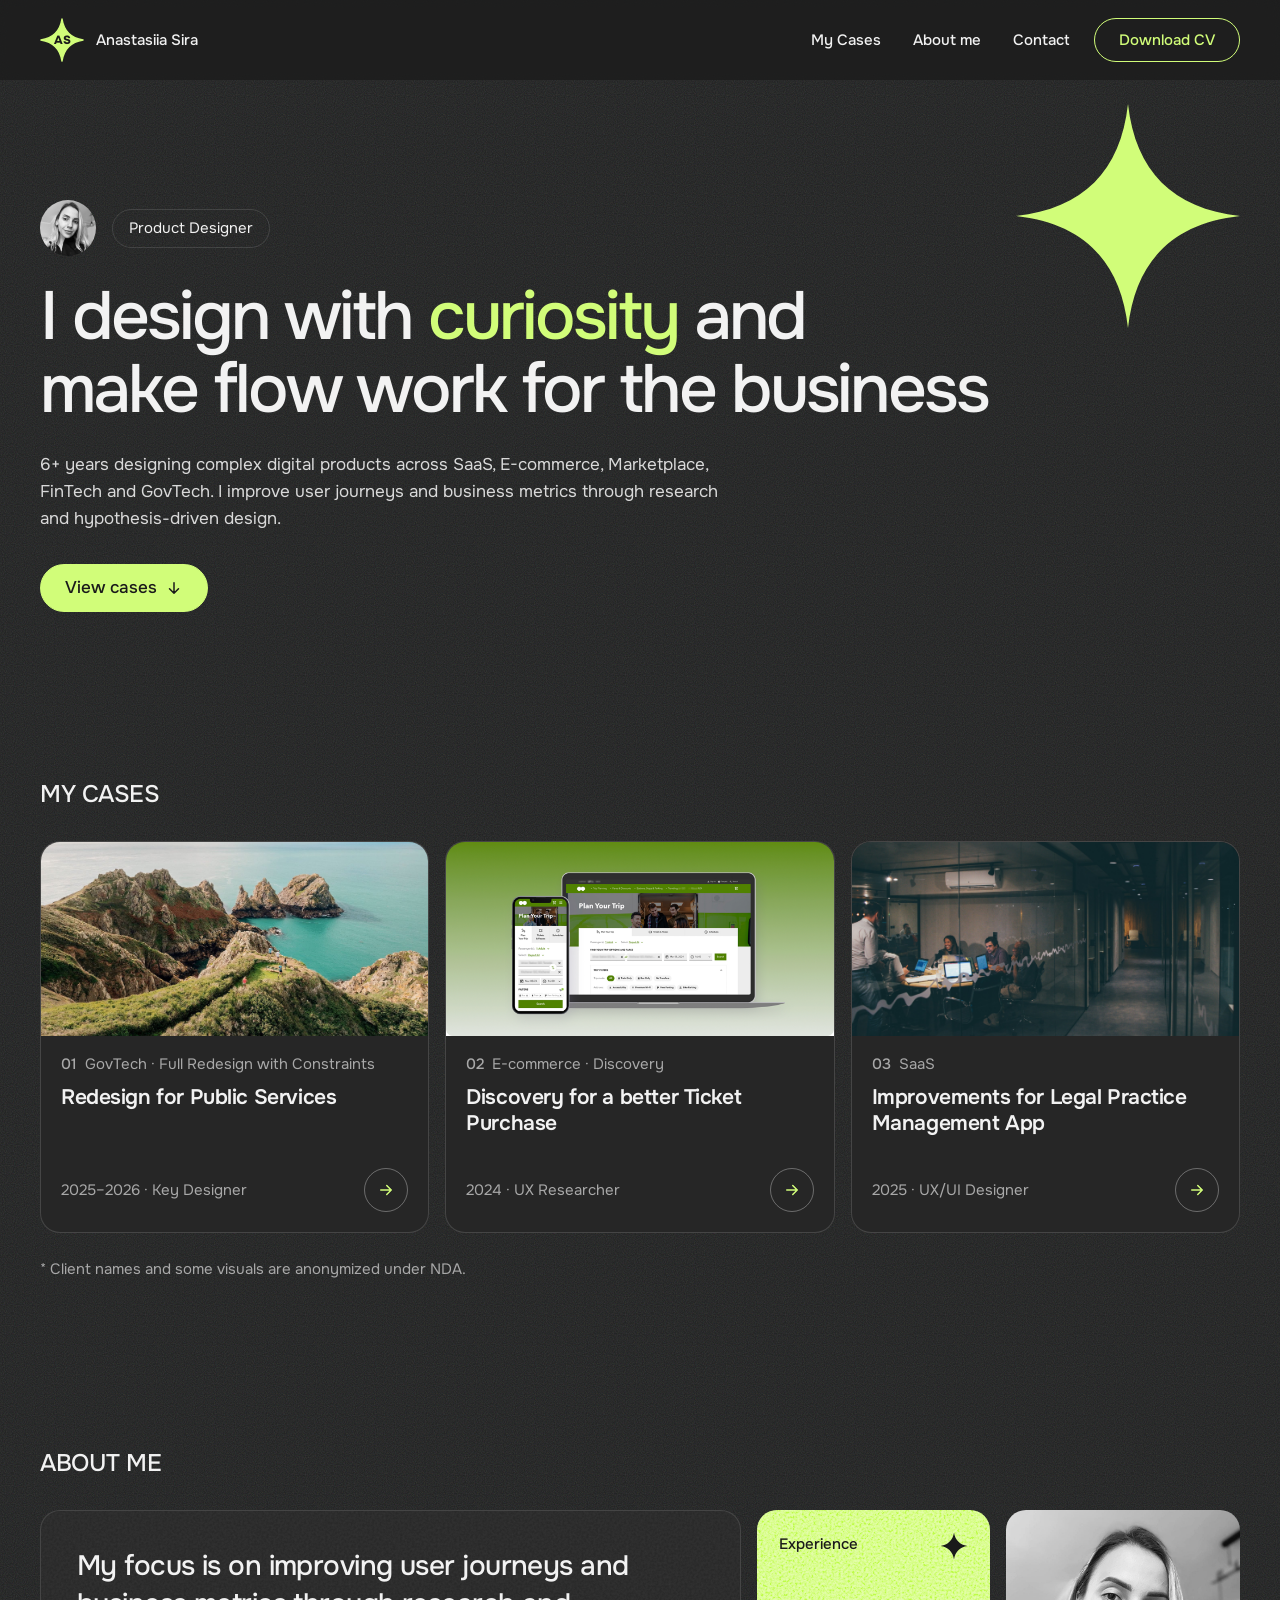
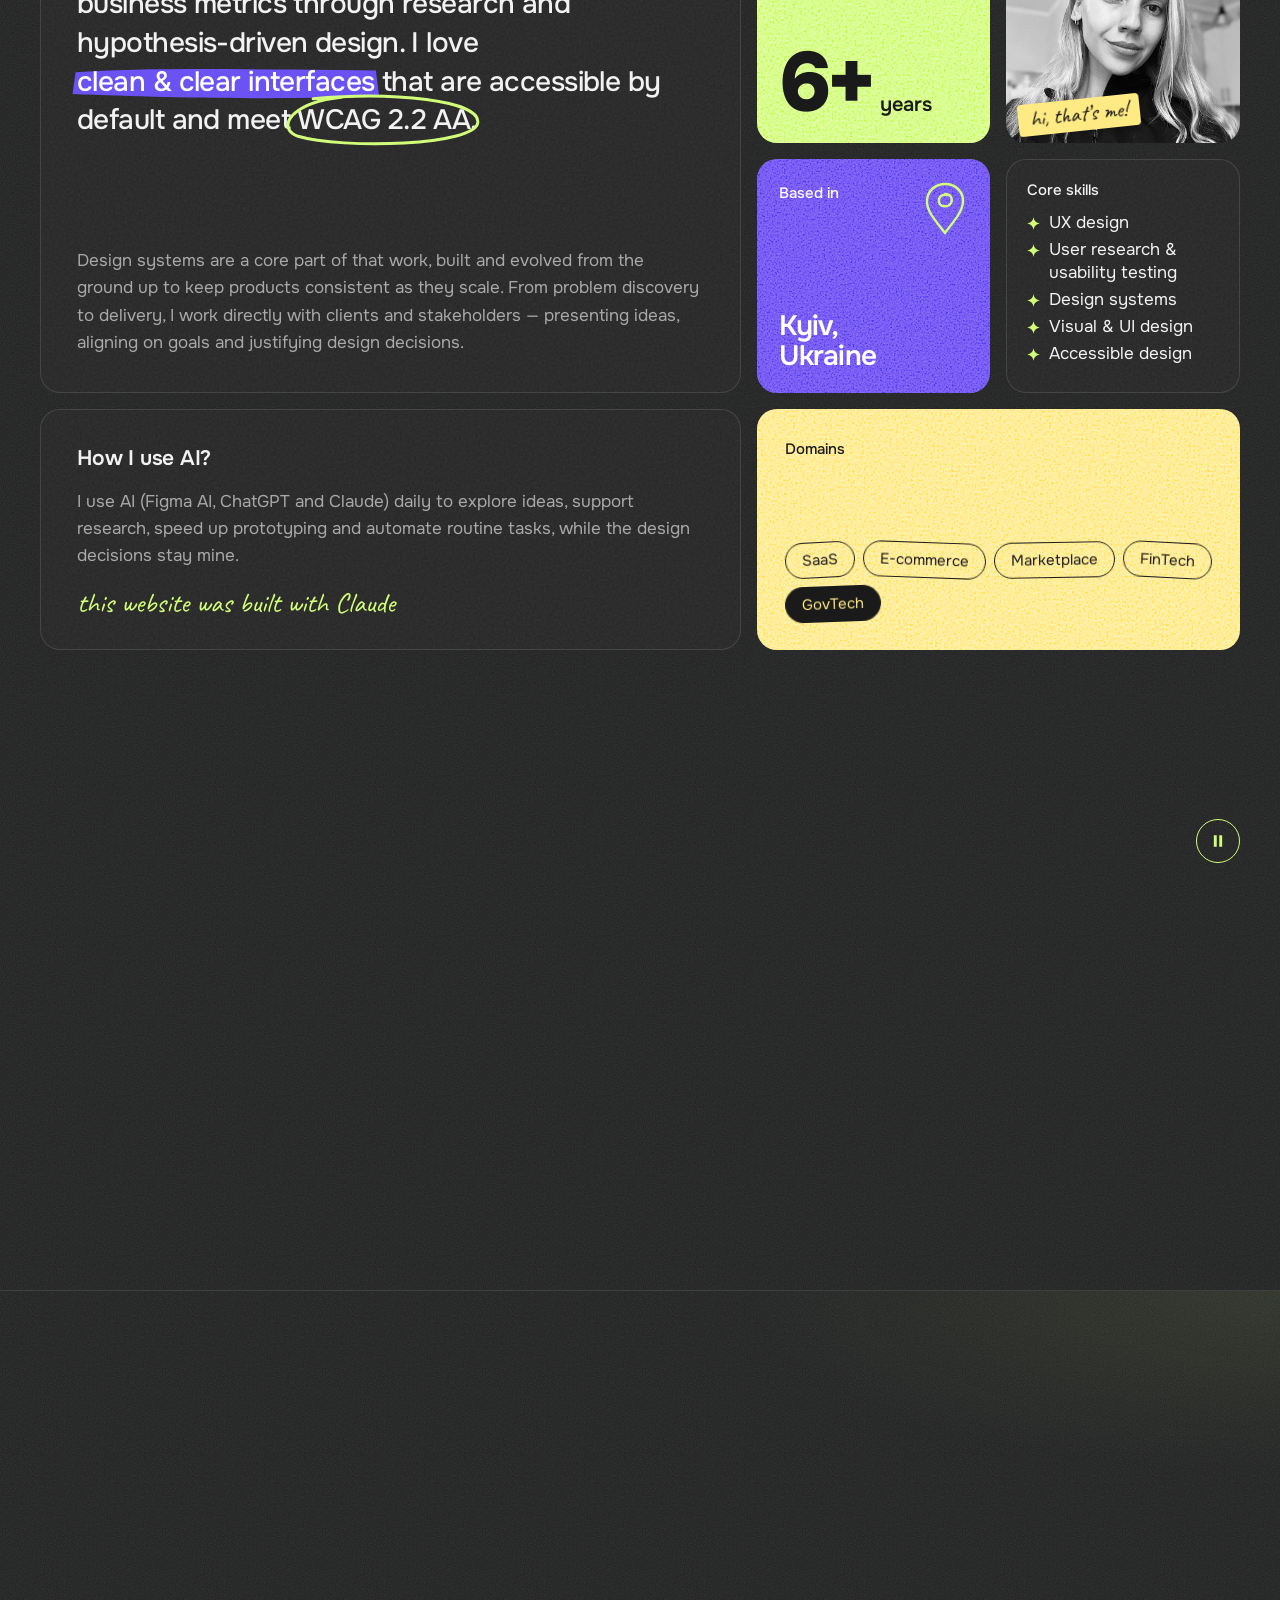
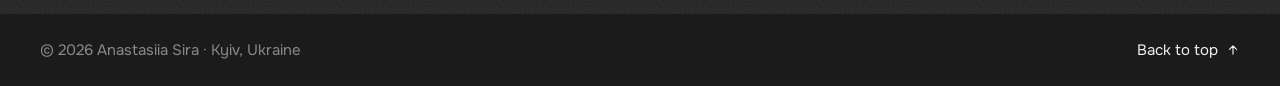
<file: index.html>
<!doctype html>
<html lang="en">
<head>
  <meta charset="utf-8">
  <meta name="viewport" content="width=device-width, initial-scale=1">
  <title>Anastasiia Sira — Product Designer</title>
  <meta name="description" content="Portfolio of Anastasiia Sira, Product Designer with 6+ years of experience in SaaS, E-commerce, Marketplace, FinTech and GovTech.">
  <!-- Social share preview (Open Graph). Links must be absolute (full https:// address).
       If the site gets another address, replace https://siraanastasiiaportfolio.vercel.app/
       in og:url and og:image below. -->
  <meta property="og:type" content="website">
  <meta property="og:site_name" content="Anastasiia Sira">
  <meta property="og:title" content="Anastasiia Sira — Product Designer">
  <meta property="og:description" content="Portfolio of Anastasiia Sira, Product Designer with 6+ years of experience in SaaS, E-commerce, Marketplace, FinTech and GovTech.">
  <meta property="og:url" content="https://siraanastasiiaportfolio.vercel.app/">
  <meta property="og:image" content="https://siraanastasiiaportfolio.vercel.app/assets/og-image.jpg?v=3">
  <meta property="og:image:width" content="1200">
  <meta property="og:image:height" content="630">
  <meta property="og:image:alt" content="Anastasiia Sira’s name in wavy white letters with lime, red and blue colour fringes on a dark background.">
  <meta name="twitter:card" content="summary_large_image">
  <!-- Favicon: yellow star from the logo, no letters (SVG for modern browsers, PNG fallbacks, iPhone home screen) -->
  <link rel="icon" type="image/svg+xml" href="assets/favicon.svg?v=2">
  <link rel="icon" type="image/png" sizes="32x32" href="assets/favicon-32.png?v=2">
  <link rel="icon" type="image/png" sizes="192x192" href="assets/favicon-192.png?v=2">
  <link rel="apple-touch-icon" href="assets/apple-touch-icon.png?v=2">
  <link rel="preconnect" href="https://fonts.googleapis.com">
  <link rel="preconnect" href="https://fonts.gstatic.com" crossorigin>
  <link href="https://fonts.googleapis.com/css2?family=Caveat:wght@400;500&family=Onest:wght@400;500;600;800&display=swap" rel="stylesheet">
  <link rel="stylesheet" href="styles.css">
  <script src="script.js" defer></script>
</head>
<body id="top">

  <a class="skip-link" href="#main">Skip to content</a>

  <!-- ================= HEADER ================= -->
  <header class="site-header">
    <div class="container header__inner">
      <a class="logo" href="index.html" aria-label="Anastasiia Sira, home page">
        <svg viewBox="0 0 48 48" aria-hidden="true" focusable="false"><path class="logo__star" d="M24 1C26 14 34 22 47 24C34 26 26 34 24 47C22 34 14 26 1 24C14 22 22 14 24 1Z"/><text class="logo__text" x="24" y="28.6" text-anchor="middle" font-family="Onest, Arial, sans-serif" font-size="13" font-weight="800">AS</text></svg>
        <span class="logo__name">Anastasiia Sira</span>
      </a>

      <nav class="nav" aria-label="Main">
        <ul class="nav__list">
          <li><a class="nav__link link-underline" href="#work">My Cases</a></li>
          <li><a class="nav__link link-underline" href="#about">About me</a></li>
          <li><a class="nav__link link-underline" href="#contact">Contact</a></li>
        </ul>
      </nav>

      <a class="btn btn--secondary header__cv" href="assets/cv.pdf" target="_blank" rel="noopener">Download CV<span class="sr-only"> (opens in new tab)</span></a>

      <button class="menu-toggle" type="button" aria-expanded="false" aria-controls="mobile-menu" aria-label="Open menu">
        <svg class="icon-burger" viewBox="0 0 28 28" fill="none" stroke="currentColor" stroke-width="2.2" stroke-linecap="round" aria-hidden="true" focusable="false"><path d="M5 10h18M5 18h18"/></svg>
        <svg class="icon-close" viewBox="0 0 28 28" fill="none" stroke="currentColor" stroke-width="2.2" stroke-linecap="round" aria-hidden="true" focusable="false"><path d="M7 7l14 14M21 7L7 21"/></svg>
      </button>
    </div>
  </header>

  <!-- ================= MOBILE MENU ================= -->
  <div class="mobile-menu" id="mobile-menu" hidden>
    <div class="container">
      <nav aria-label="Mobile">
        <ul class="mobile-menu__nav">
          <li><a class="mobile-menu__link" href="#work">My Cases <span class="circle-arrow" aria-hidden="true"><svg viewBox="0 0 24 24" fill="none" stroke="currentColor" stroke-width="2" stroke-linecap="round" stroke-linejoin="round"><path d="M5 12h14M13 6l6 6-6 6"/></svg></span></a></li>
          <li><a class="mobile-menu__link" href="#about">About me <span class="circle-arrow" aria-hidden="true"><svg viewBox="0 0 24 24" fill="none" stroke="currentColor" stroke-width="2" stroke-linecap="round" stroke-linejoin="round"><path d="M5 12h14M13 6l6 6-6 6"/></svg></span></a></li>
          <li><a class="mobile-menu__link" href="#contact">Contact <span class="circle-arrow" aria-hidden="true"><svg viewBox="0 0 24 24" fill="none" stroke="currentColor" stroke-width="2" stroke-linecap="round" stroke-linejoin="round"><path d="M5 12h14M13 6l6 6-6 6"/></svg></span></a></li>
        </ul>
      </nav>

      <ul class="mobile-menu__contacts">
        <li>
          <a class="contact__link" href="mailto:sira.anastasiia@gmail.com">
            <span class="contact__label">Email <svg viewBox="0 0 24 24" fill="none" stroke="currentColor" stroke-width="1.8" stroke-linecap="round" stroke-linejoin="round" aria-hidden="true" focusable="false"><rect x="3" y="5" width="18" height="14" rx="2"/><path d="m3 7 9 6 9-6"/></svg></span>
            <span class="contact__value">sira.anastasiia@gmail.com</span>
          </a>
        </li>
        <li>
          <a class="contact__link" href="https://t.me/Nastia2323" target="_blank" rel="noopener">
            <span class="contact__label">Telegram <svg viewBox="0 0 24 24" fill="none" stroke="currentColor" stroke-width="2" stroke-linecap="round" stroke-linejoin="round" aria-hidden="true" focusable="false"><path d="M7 17 17 7M8 7h9v9"/></svg></span>
            <span class="contact__value">@Nastia2323</span><span class="sr-only"> (opens in new tab)</span>
          </a>
        </li>
        <li>
          <a class="contact__link" href="https://www.linkedin.com/in/anastasiiasira" target="_blank" rel="noopener">
            <span class="contact__label">LinkedIn <svg viewBox="0 0 24 24" fill="none" stroke="currentColor" stroke-width="2" stroke-linecap="round" stroke-linejoin="round" aria-hidden="true" focusable="false"><path d="M7 17 17 7M8 7h9v9"/></svg></span>
            <span class="contact__value">linkedin.com/in/anastasiiasira</span><span class="sr-only"> (opens in new tab)</span>
          </a>
        </li>
      </ul>

      <a class="btn btn--primary btn--block" href="assets/cv.pdf" target="_blank" rel="noopener">Download CV<span class="sr-only"> (opens in new tab)</span></a>
    </div>
  </div>

  <main id="main">

    <!-- ================= HERO ================= -->
    <section class="hero container" aria-labelledby="hero-title">
      <!-- Decorative star (desktop only): the logo star, no letters. It turns slowly
           all the time and its colour cycles lime → yellow → violet (see .hero__star in styles.css) -->
      <div class="hero__decor" aria-hidden="true">
        <svg class="hero__star" viewBox="0 0 24 24" focusable="false">
          <g class="hero__star-turn">
            <path class="hero__star-shape" d="M12 0C12.8 7.2 16.8 11.2 24 12C16.8 12.8 12.8 16.8 12 24C11.2 16.8 7.2 12.8 0 12C7.2 11.2 11.2 7.2 12 0Z"/>
          </g>
        </svg>
      </div>

      <div class="hero__intro">
        <img class="hero__avatar" src="assets/avatar.png" alt="Portrait of Anastasiia Sira" width="56" height="56" loading="lazy">
        <p class="hero__label">Product Designer</p>
      </div>

      <h1 class="hero__title" id="hero-title">I design with <span class="accent">curiosity</span> and<br> make flow work for the business</h1>

      <p class="hero__text">6+ years designing complex digital products across SaaS, E-commerce, Marketplace, FinTech and GovTech. I improve user journeys and business metrics through research and hypothesis-driven design.</p>

      <a class="btn btn--primary hero__cta" href="#work">
        View cases
        <svg width="18" height="18" viewBox="0 0 24 24" fill="none" stroke="currentColor" stroke-width="2" stroke-linecap="round" stroke-linejoin="round" aria-hidden="true" focusable="false"><path d="M12 5v14M6 13l6 6 6-6"/></svg>
      </a>
    </section>

    <!-- ================= MY CASES ================= -->
    <section class="section container" id="work" aria-labelledby="work-title">
      <h2 class="section-title" id="work-title">My Cases</h2>

      <ul class="cards cards--three">
        <!-- Case 01 -->
        <li>
          <a class="case-card" href="case-govtech.html">
            <div class="case-card__media media media--card">
              <img src="assets/govtech-cover.jpeg" alt="" width="1920" height="1080" loading="lazy">
            </div>
            <div class="case-card__body">
              <p class="case-card__label"><span class="case-card__num">01</span>GovTech · Full Redesign with Constraints</p>
              <h3 class="case-card__title">Redesign for Public Services</h3>
              <div class="case-card__footer">
                <p class="case-card__meta">2025–2026 · Key Designer</p>
                <span class="circle-arrow" aria-hidden="true"><svg viewBox="0 0 24 24" fill="none" stroke="currentColor" stroke-width="2" stroke-linecap="round" stroke-linejoin="round"><path d="M5 12h14M13 6l6 6-6 6"/></svg></span>
              </div>
            </div>
          </a>
        </li>
        <!-- Case 02 -->
        <li>
          <a class="case-card" href="case-tickets.html">
            <div class="case-card__media media media--card">
              <img src="assets/tickets-cover.jpg" alt="" width="1320" height="660" loading="lazy">
            </div>
            <div class="case-card__body">
              <p class="case-card__label"><span class="case-card__num">02</span>E-commerce · Discovery</p>
              <h3 class="case-card__title">Discovery for a better Ticket Purchase</h3>
              <div class="case-card__footer">
                <p class="case-card__meta">2024 · UX Researcher</p>
                <span class="circle-arrow" aria-hidden="true"><svg viewBox="0 0 24 24" fill="none" stroke="currentColor" stroke-width="2" stroke-linecap="round" stroke-linejoin="round"><path d="M5 12h14M13 6l6 6-6 6"/></svg></span>
              </div>
            </div>
          </a>
        </li>
        <!-- Case 03 -->
        <li>
          <a class="case-card" href="case-legal.html">
            <div class="case-card__media media media--card">
              <img src="assets/legal-cover.jpg" alt="" width="3600" height="1851" loading="lazy">
            </div>
            <div class="case-card__body">
              <p class="case-card__label"><span class="case-card__num">03</span>SaaS</p>
              <h3 class="case-card__title">Improvements for Legal Practice Management App</h3>
              <div class="case-card__footer">
                <p class="case-card__meta">2025 · UX/UI Designer</p>
                <span class="circle-arrow" aria-hidden="true"><svg viewBox="0 0 24 24" fill="none" stroke="currentColor" stroke-width="2" stroke-linecap="round" stroke-linejoin="round"><path d="M5 12h14M13 6l6 6-6 6"/></svg></span>
              </div>
            </div>
          </a>
        </li>
      </ul>

      <!-- Short note for anyone skimming without opening the cases -->
      <p class="cards-note">* Client names and some visuals are anonymized under NDA.</p>
    </section>

    <!-- ================= ABOUT ME (bento board) =================
         Desktop (≥ 1024px): big text card on the left; Experience, Based in,
         photo and Core skills as squares on the right; How I use AI under the
         text and the yellow Domains note next to it.
         Phones / tablets: the same cards in 2 columns.
         Cards rise in and the doodles draw themselves when the section scrolls
         into view (.is-in from script.js, see "About me" in styles.css). -->
    <section class="section container about" id="about" aria-labelledby="about-title">
      <h2 class="section-title about__title" id="about-title">About me</h2>

      <div class="about-bento">

        <!-- Intro text -->
        <article class="about-card about-card--intro" style="--d: 100ms">
          <p class="about-intro__lead">My focus is on improving user journeys and business metrics through research and hypothesis-driven design. I love <span class="about-mark"><svg class="about-mark__bg" viewBox="0 0 200 40" preserveAspectRatio="none" aria-hidden="true" focusable="false"><path d="M3 8 C 50 2, 130 5, 197 6 L 199 34 C 140 39, 60 36, 1 32 Z"/></svg><span class="about-mark__text">clean &amp; clear interfaces</span></span> that are accessible by default and meet <span class="about-loop">WCAG 2.2 AA<svg class="about-loop__line" viewBox="0 0 200 60" preserveAspectRatio="none" aria-hidden="true" focusable="false"><path class="about-draw" style="--d: 1500ms" pathLength="1" d="M30 8 C 110 0, 196 10, 194 32 C 192 56, 60 60, 14 46 C -6 38, 6 12, 60 6"/></svg></span>.</p>
          <p class="about-intro__more">Design systems are a core part of that work, built and evolved from the ground up to keep products consistent as they scale. From problem discovery to delivery, I work directly with clients and stakeholders — presenting ideas, aligning on goals and justifying design decisions.</p>
        </article>

        <!-- Experience (lime) -->
        <article class="about-card about-card--lime about-card--exp" style="--d: 220ms">
          <div class="about-card__top"><h3 class="about-card__label">Experience</h3><svg class="about-wiggle" width="28" height="28" viewBox="0 0 48 48" aria-hidden="true" focusable="false"><path d="M24 1C26 14 34 22 47 24C34 26 26 34 24 47C22 34 14 26 1 24C14 22 22 14 24 1Z"/></svg></div>
          <p class="about-exp"><span class="about-exp__num">6+</span> <span class="about-exp__unit">years</span></p>
        </article>

        <!-- Based in (violet) with a swinging pin -->
        <article class="about-card about-card--violet about-card--city" style="--d: 320ms">
          <div class="about-card__top"><h3 class="about-card__label">Based in</h3><svg class="about-pin" width="46" height="56" viewBox="0 0 46 56" aria-hidden="true" focusable="false"><path class="about-draw" style="--d: 900ms" pathLength="1" d="M23 52 C 14 40, 4 30, 5 19 C 6 9, 14 3, 23 3 C 33 3, 41 10, 41 20 C 41 31, 31 41, 23 52"/><path class="about-draw" style="--d: 1300ms" pathLength="1" d="M23 13 C 29 13, 31 18, 29 22 C 26 27, 18 26, 17 21 C 16 16, 20 13, 25 14"/></svg></div>
          <p class="about-city">Kyiv,<br>Ukraine</p>
        </article>

        <!-- Photo with a sticker -->
        <figure class="about-card about-card--photo" style="--d: 420ms">
          <img src="assets/avatar.png" alt="Portrait of Anastasiia Sira" width="384" height="434" loading="lazy">
          <figcaption class="about-photo__sticker" style="--d: 1300ms">hi, that’s me!</figcaption>
        </figure>

        <!-- Core skills -->
        <article class="about-card about-card--skills" style="--d: 520ms">
          <h3 class="about-card__label about-card__label--title">Core skills</h3>
          <ul class="about-skills">
            <li style="--d: 1000ms">UX design</li>
            <li style="--d: 1080ms">User research &amp; usability testing</li>
            <li style="--d: 1160ms">Design systems</li>
            <li style="--d: 1240ms">Visual &amp; UI design</li>
            <li style="--d: 1320ms">Accessible design</li>
          </ul>
        </article>

        <!-- How I use AI -->
        <article class="about-card about-card--ai" style="--d: 620ms">
          <div class="about-ai__text">
            <h3 class="about-card__label about-card__label--title">How I use AI?</h3>
            <p>I use AI (Figma AI, ChatGPT and Claude) daily to explore ideas, support research, speed up prototyping and automate routine tasks, while the design decisions stay mine.</p>
          </div>
          <p class="about-ai__note"><span class="about-ink">this website was built with Claude</span></p>
        </article>

        <!-- Domains: a pale-yellow note; the chips drop in from the top and bounce -->
        <article class="about-card about-card--note about-card--domains" style="--d: 720ms">
          <h3 class="about-card__label">Domains</h3>
          <ul class="about-chips">
            <li style="--d: 1200ms; --tilt: -3deg">SaaS</li>
            <li style="--d: 1450ms; --tilt: 2deg">E-commerce</li>
            <li style="--d: 1700ms; --tilt: -1deg">Marketplace</li>
            <li style="--d: 1950ms; --tilt: 3deg">FinTech</li>
            <li class="is-dark" style="--d: 2200ms; --tilt: -2deg">GovTech</li>
          </ul>
        </article>

      </div>
    </section>

    <!-- ================= OUT OF OFFICE =================
         9 shapes (8 photos and a lime circle with a star) sliding left in an endless loop.
         The list is repeated twice so the loop has no gap; the copy
         is hidden from screen readers. script.js starts the motion when
         the section scrolls into view; the button pauses it. -->
    <section class="section container ooo" id="out-of-office" aria-labelledby="ooo-title">
      <div class="ooo__head">
        <h2 class="section-title" id="ooo-title">When I’m OOO…</h2>
        <button class="icon-btn gallery__toggle" type="button" aria-pressed="false" aria-label="Pause photo slideshow">
          <svg class="icon-btn__pause" viewBox="0 0 24 24" aria-hidden="true" focusable="false"><path d="M7 5h3.5v14H7zM13.5 5H17v14h-3.5z"/></svg>
          <svg class="icon-btn__play" viewBox="0 0 24 24" aria-hidden="true" focusable="false"><path d="M8 5.5v13l11-6.5z"/></svg>
        </button>
      </div>

      <div class="gallery">
        <div class="gallery__track">
          <ul class="gallery__list">
            <li class="gallery__item gallery__item--circle media"><img src="assets/photo-1.jpeg" alt="Standing by a lakeside railing, with green hills and a speedboat behind" width="1038" height="1280" loading="lazy"></li>
            <li class="gallery__item gallery__item--rounded media"><img src="assets/photo-2.jpeg" alt="In a grey hoodie on a golden mountain meadow in autumn" width="795" height="894" loading="lazy"></li>
            <li class="gallery__item gallery__item--circle gallery__item--accent" aria-hidden="true"><svg class="gallery__star" viewBox="0 0 48 48" focusable="false"><path d="M24 1C26 14 34 22 47 24C34 26 26 34 24 47C22 34 14 26 1 24C14 22 22 14 24 1Z"/></svg></li><!-- lime circle with the logo star, no photo -->
            <li class="gallery__item gallery__item--rounded media"><img src="assets/photo-6.jpeg" alt="Flowering cacti against a clear blue sky in Sharm el-Sheikh" width="720" height="808" loading="lazy"></li>
            <li class="gallery__item gallery__item--pill media"><img src="assets/photo-7.jpeg" alt="Portrait with long wavy blonde hair and a pinstripe blazer, against a purple background" width="640" height="1016" loading="lazy"></li>
            <li class="gallery__item gallery__item--wide media"><img src="assets/photo-8.jpeg" alt="Homemade crêpes in a pan and stacked on a plate" width="720" height="1280" loading="lazy"></li>
            <li class="gallery__item gallery__item--circle media"><img src="assets/photo-9.jpeg" alt="Orange sunset over the city skyline" width="1137" height="1280" loading="lazy"></li>
            <li class="gallery__item gallery__item--wide media"><img src="assets/photo-4.jpeg" alt="Looking at Monet’s Poppy Field in a museum" width="720" height="716" loading="lazy"></li>
            <li class="gallery__item gallery__item--rounded media"><img src="assets/photo-10.jpeg" alt="An open book on a beach towel in the sun" width="1040" height="1280" loading="lazy"></li>
          </ul>
          <ul class="gallery__list" aria-hidden="true">
            <li class="gallery__item gallery__item--circle media"><img src="assets/photo-1.jpeg" alt="" width="1038" height="1280" loading="lazy"></li>
            <li class="gallery__item gallery__item--rounded media"><img src="assets/photo-2.jpeg" alt="" width="795" height="894" loading="lazy"></li>
            <li class="gallery__item gallery__item--circle gallery__item--accent" aria-hidden="true"><svg class="gallery__star" viewBox="0 0 48 48" focusable="false"><path d="M24 1C26 14 34 22 47 24C34 26 26 34 24 47C22 34 14 26 1 24C14 22 22 14 24 1Z"/></svg></li><!-- lime circle with the logo star, no photo -->
            <li class="gallery__item gallery__item--rounded media"><img src="assets/photo-6.jpeg" alt="" width="720" height="808" loading="lazy"></li>
            <li class="gallery__item gallery__item--pill media"><img src="assets/photo-7.jpeg" alt="" width="640" height="1016" loading="lazy"></li>
            <li class="gallery__item gallery__item--wide media"><img src="assets/photo-8.jpeg" alt="" width="720" height="1280" loading="lazy"></li>
            <li class="gallery__item gallery__item--circle media"><img src="assets/photo-9.jpeg" alt="" width="1137" height="1280" loading="lazy"></li>
            <li class="gallery__item gallery__item--wide media"><img src="assets/photo-4.jpeg" alt="" width="720" height="716" loading="lazy"></li>
            <li class="gallery__item gallery__item--rounded media"><img src="assets/photo-10.jpeg" alt="" width="1040" height="1280" loading="lazy"></li>
          </ul>
        </div>
      </div>
    </section>

    <!-- ================= CONTACT ================= -->
    <section class="contact" id="contact" aria-labelledby="contact-title">
      <div class="container contact__inner">
        <div class="section-heading">
          <h2 class="section-title" id="contact-title">Let’s connect to discuss more <svg class="title-star" viewBox="0 0 48 48" aria-hidden="true" focusable="false"><path d="M24 1C26 14 34 22 47 24C34 26 26 34 24 47C22 34 14 26 1 24C14 22 22 14 24 1Z"/></svg></h2>
        </div>

        <ul class="contact__list">
          <li class="contact__email">
            <a class="contact__link" href="mailto:sira.anastasiia@gmail.com">
              <span class="contact__label">Email <svg viewBox="0 0 24 24" fill="none" stroke="currentColor" stroke-width="1.8" stroke-linecap="round" stroke-linejoin="round" aria-hidden="true" focusable="false"><rect x="3" y="5" width="18" height="14" rx="2"/><path d="m3 7 9 6 9-6"/></svg></span>
              <span class="contact__value">sira.anastasiia@gmail.com</span>
            </a>
            <button class="copy-btn" type="button" data-copy="sira.anastasiia@gmail.com" aria-label="Copy email address">
              <!-- MUI ContentCopyOutlined icon -->
              <svg class="copy-btn__icon copy-btn__icon--copy" viewBox="0 0 24 24" aria-hidden="true" focusable="false"><path d="M16 1H4c-1.1 0-2 .9-2 2v14h2V3h12V1zm3 4H8c-1.1 0-2 .9-2 2v14c0 1.1.9 2 2 2h11c1.1 0 2-.9 2-2V7c0-1.1-.9-2-2-2zm0 16H8V7h11v14z"/></svg>
              <!-- MUI ContentCopy (filled) icon, shown on hover/focus -->
              <svg class="copy-btn__icon copy-btn__icon--hover" viewBox="0 0 24 24" aria-hidden="true" focusable="false"><path d="M16 1H4c-1.1 0-2 .9-2 2v14h2V3h12V1zm3 4H8c-1.1 0-2 .9-2 2v14c0 1.1.9 2 2 2h11c1.1 0 2-.9 2-2V7c0-1.1-.9-2-2-2z"/></svg>
              <!-- MUI CheckOutlined icon, shown after copying -->
              <svg class="copy-btn__icon copy-btn__icon--done" viewBox="0 0 24 24" aria-hidden="true" focusable="false"><path d="M9 16.17 4.83 12l-1.42 1.41L9 19 21 7l-1.41-1.41z"/></svg>
              <span class="copy-btn__label" aria-hidden="true">Copied</span>
            </button>
          </li>
          <li>
            <a class="contact__link" href="https://t.me/Nastia2323" target="_blank" rel="noopener">
              <span class="contact__label">Telegram <svg viewBox="0 0 24 24" fill="none" stroke="currentColor" stroke-width="2" stroke-linecap="round" stroke-linejoin="round" aria-hidden="true" focusable="false"><path d="M7 17 17 7M8 7h9v9"/></svg></span>
              <span class="contact__value">@Nastia2323</span><span class="sr-only"> (opens in new tab)</span>
            </a>
          </li>
          <li>
            <a class="contact__link" href="https://www.linkedin.com/in/anastasiiasira" target="_blank" rel="noopener">
              <span class="contact__label">LinkedIn <svg viewBox="0 0 24 24" fill="none" stroke="currentColor" stroke-width="2" stroke-linecap="round" stroke-linejoin="round" aria-hidden="true" focusable="false"><path d="M7 17 17 7M8 7h9v9"/></svg></span>
              <span class="contact__value">linkedin.com/in/anastasiiasira</span><span class="sr-only"> (opens in new tab)</span>
            </a>
          </li>
        </ul>

        <a class="btn btn--secondary" href="assets/cv.pdf" target="_blank" rel="noopener">Download CV<span class="sr-only"> (opens in new tab)</span></a>
        <p class="sr-only" id="copy-status" aria-live="polite"></p>
      </div>
    </section>

  </main>

  <!-- ================= FOOTER ================= -->
  <footer class="site-footer">
    <div class="container footer__inner">
      <p class="footer__copy">© 2026 Anastasiia Sira · Kyiv, Ukraine</p>
      <a class="footer__top link-underline" href="#top">
        Back to top
        <svg viewBox="0 0 24 24" fill="none" stroke="currentColor" stroke-width="2" stroke-linecap="round" stroke-linejoin="round" aria-hidden="true" focusable="false"><path d="M12 19V5M6 11l6-6 6 6"/></svg>
      </a>
    </div>
  </footer>

</body>
</html>
</file>
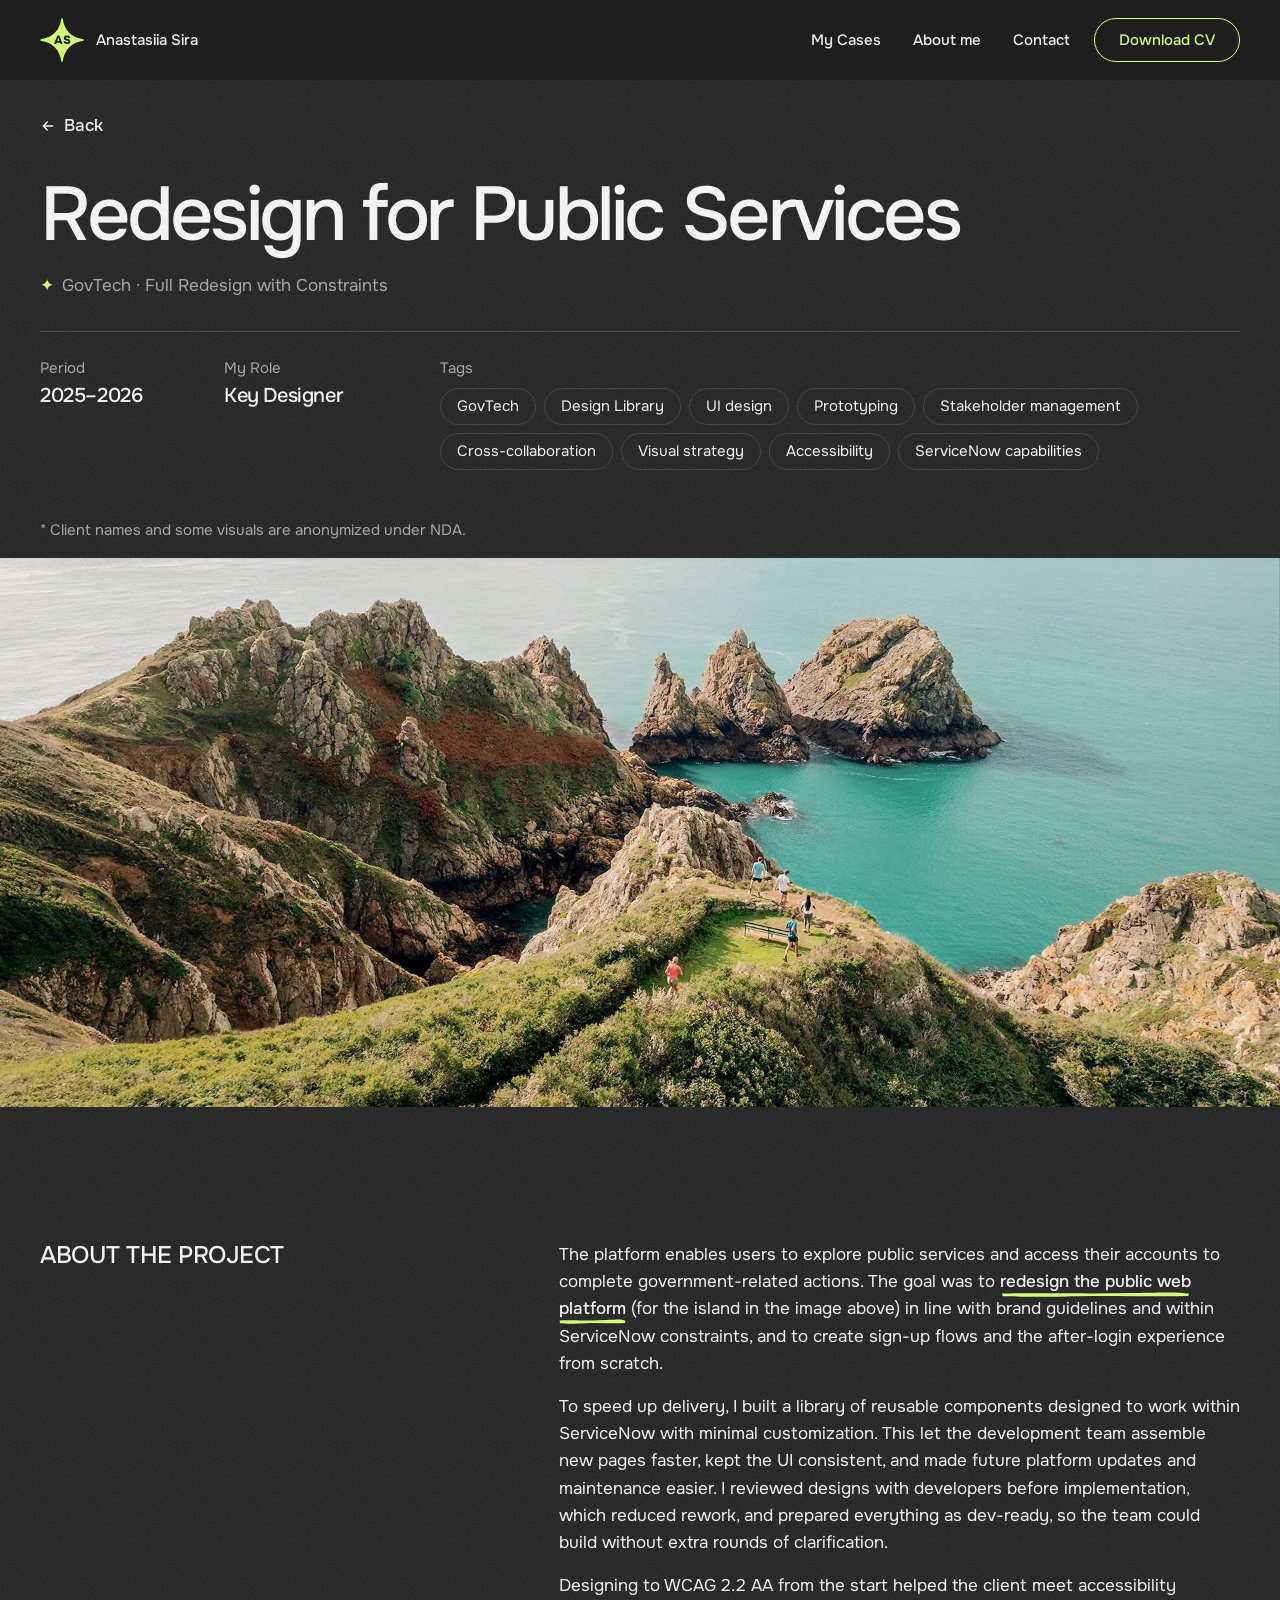
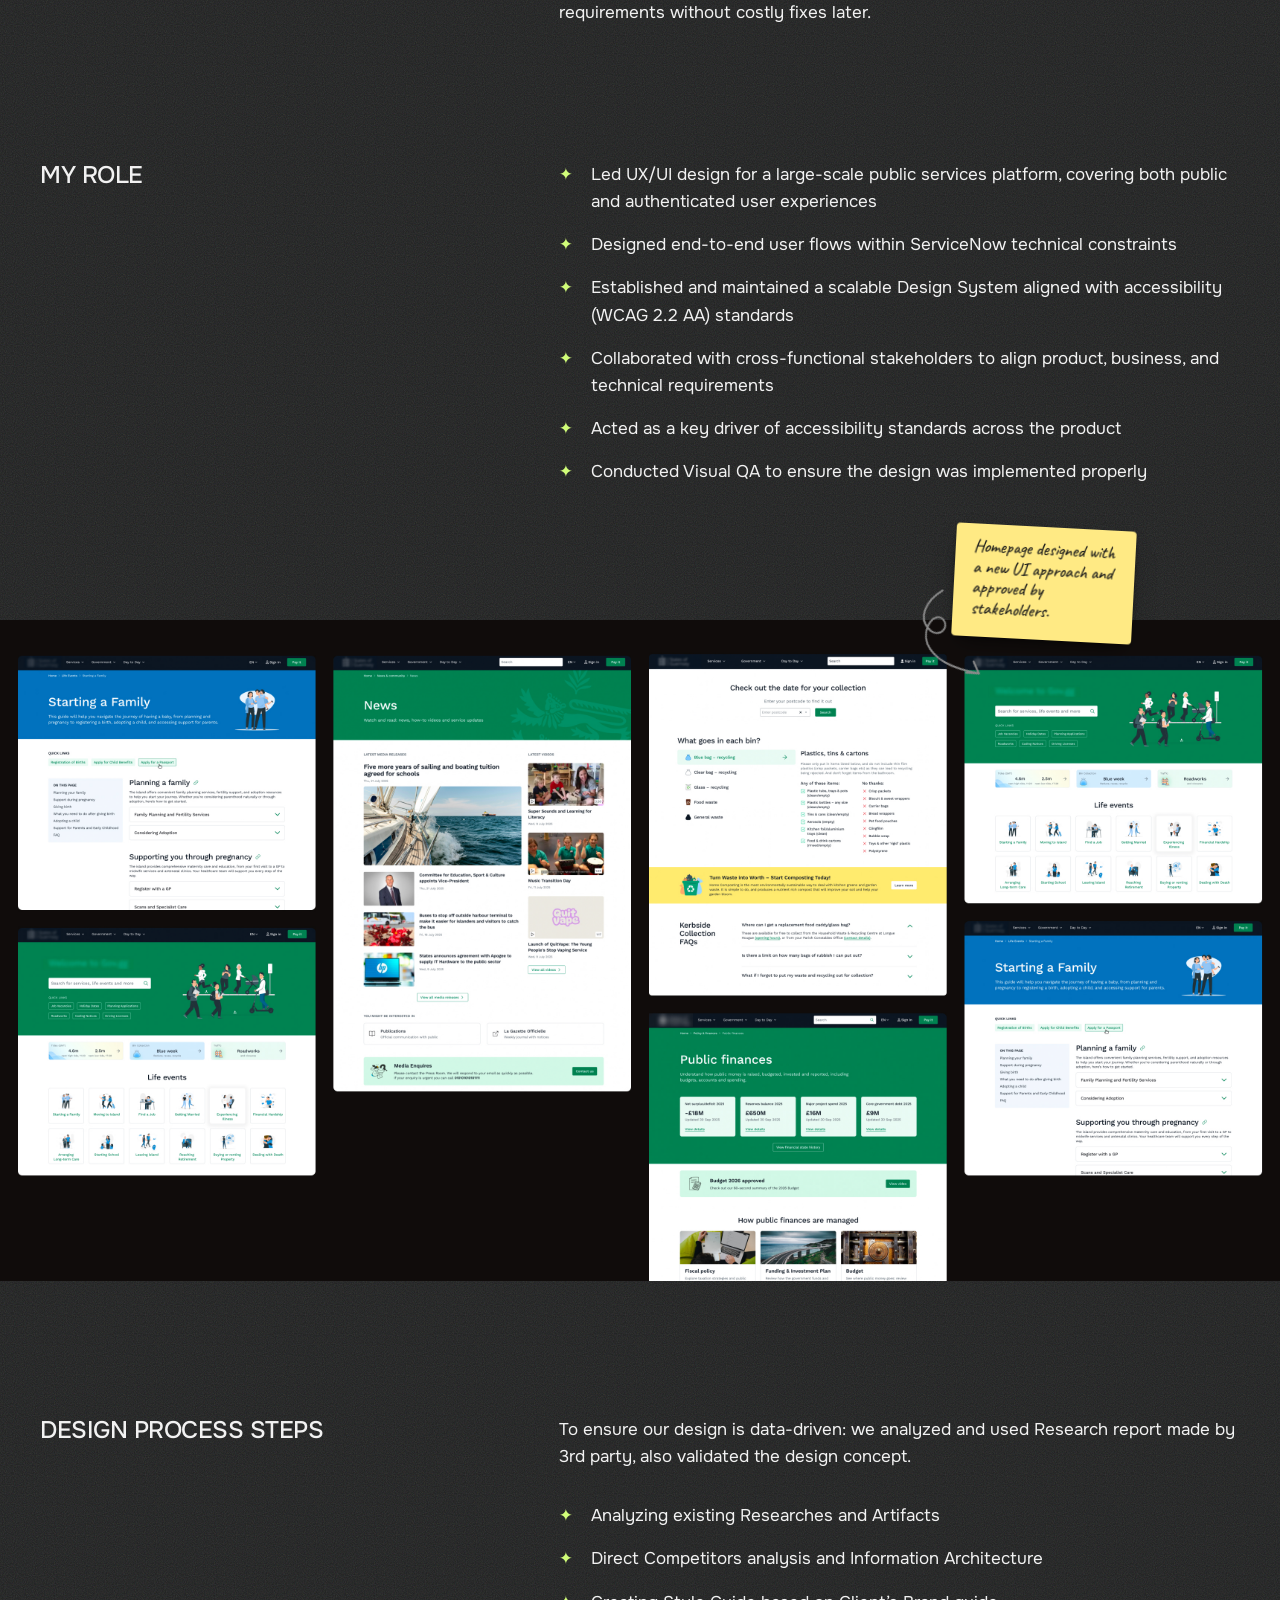
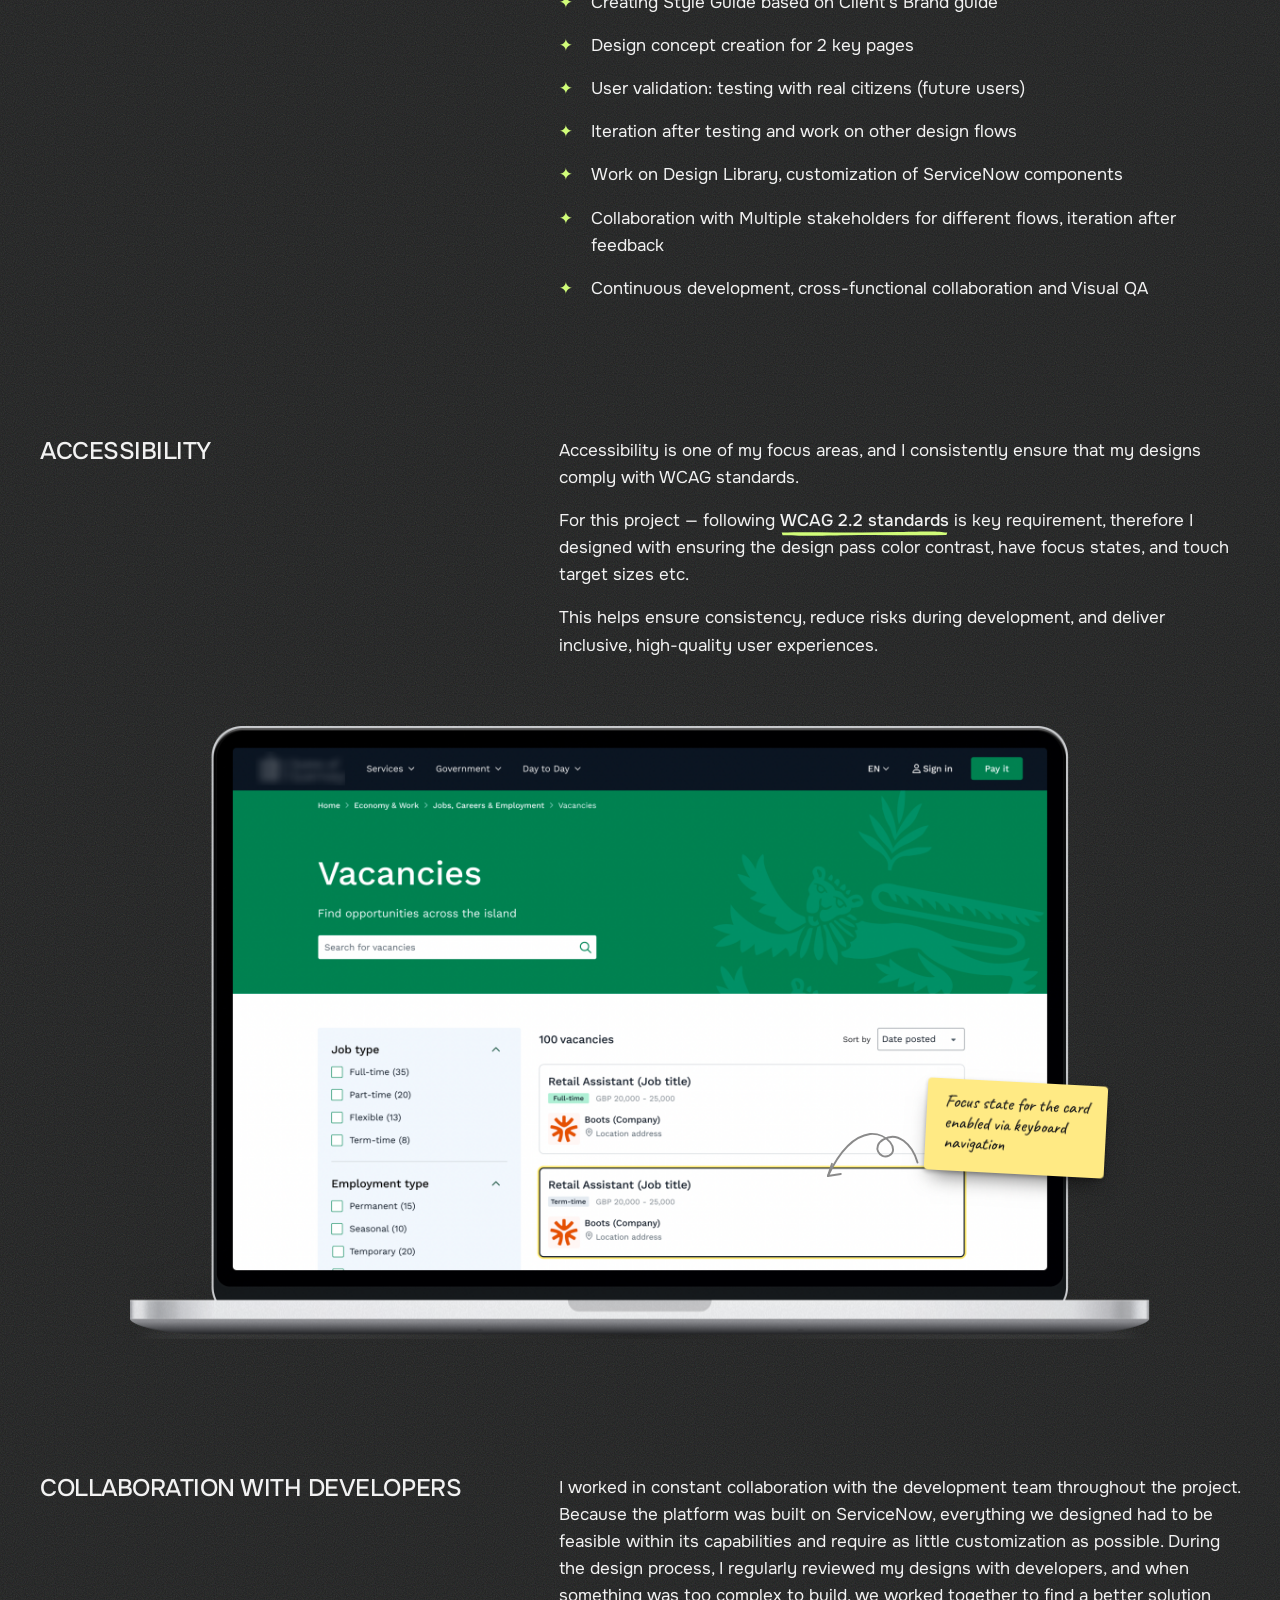
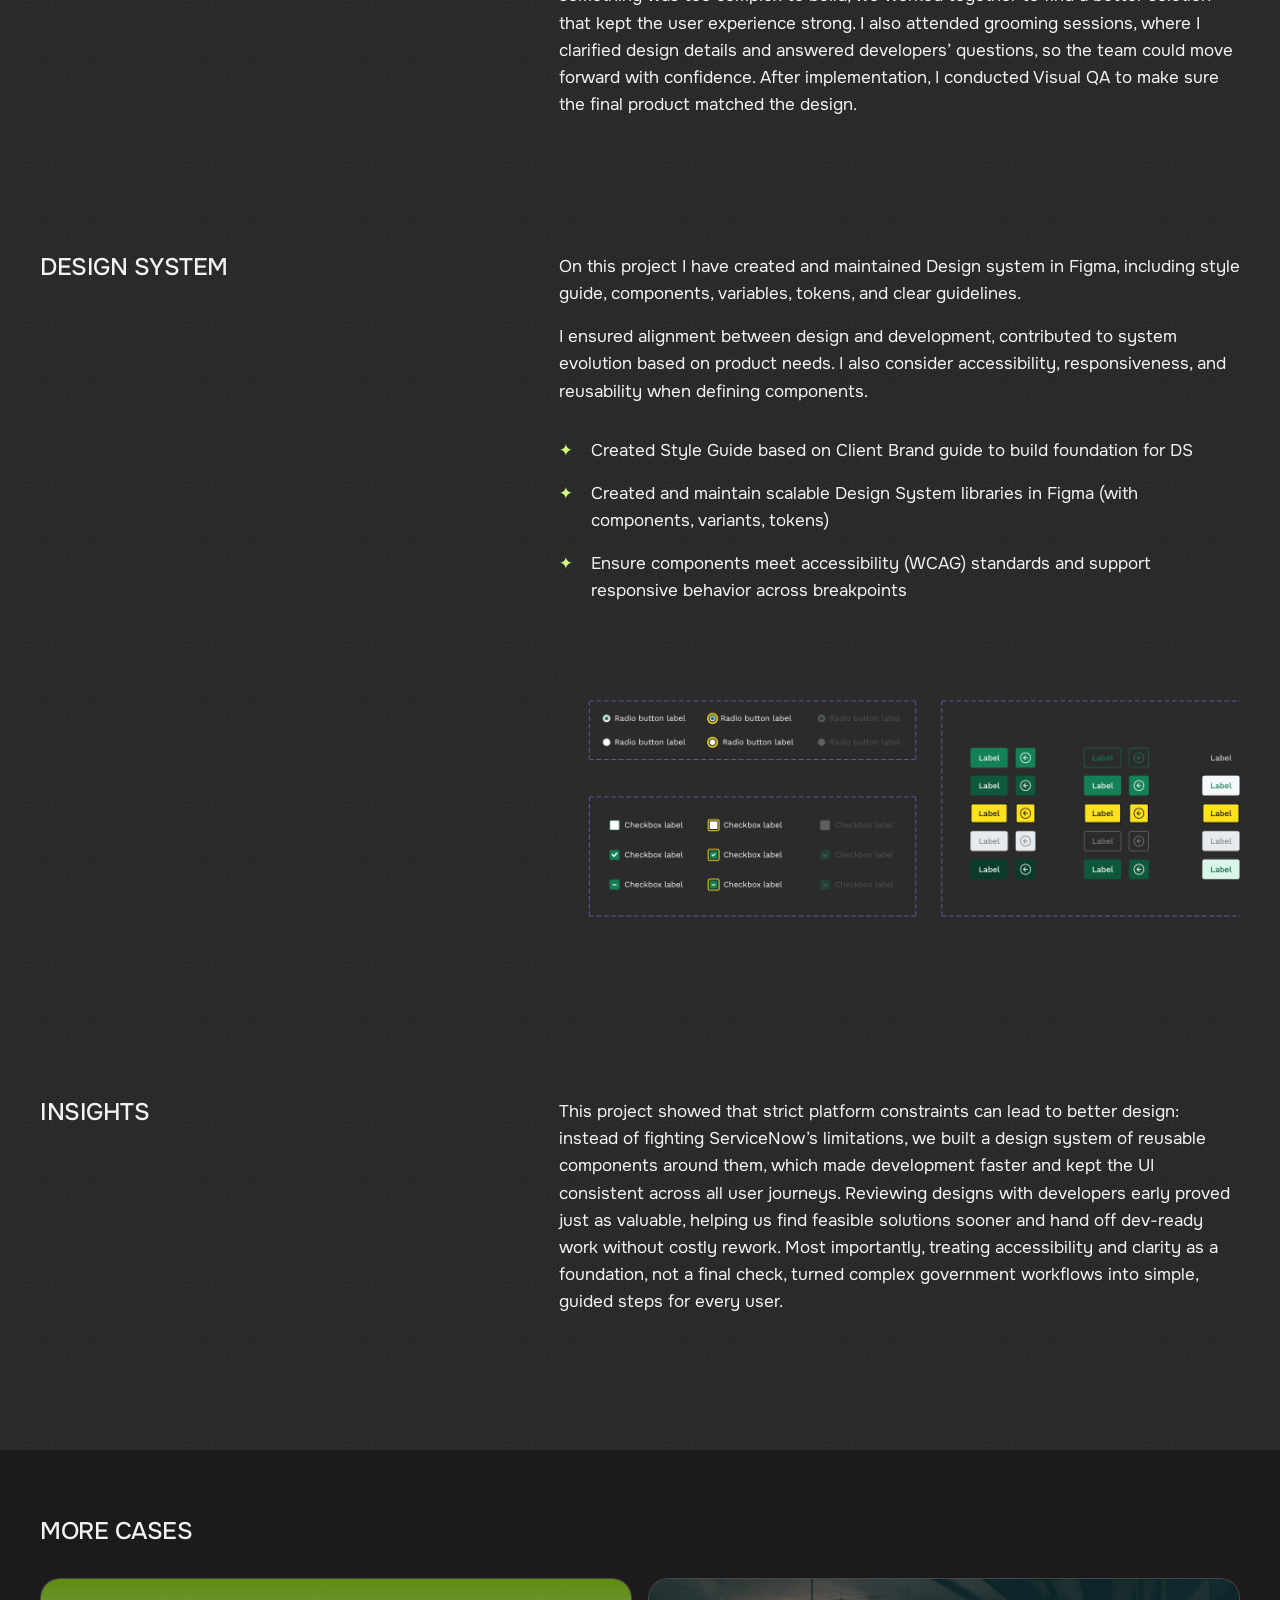
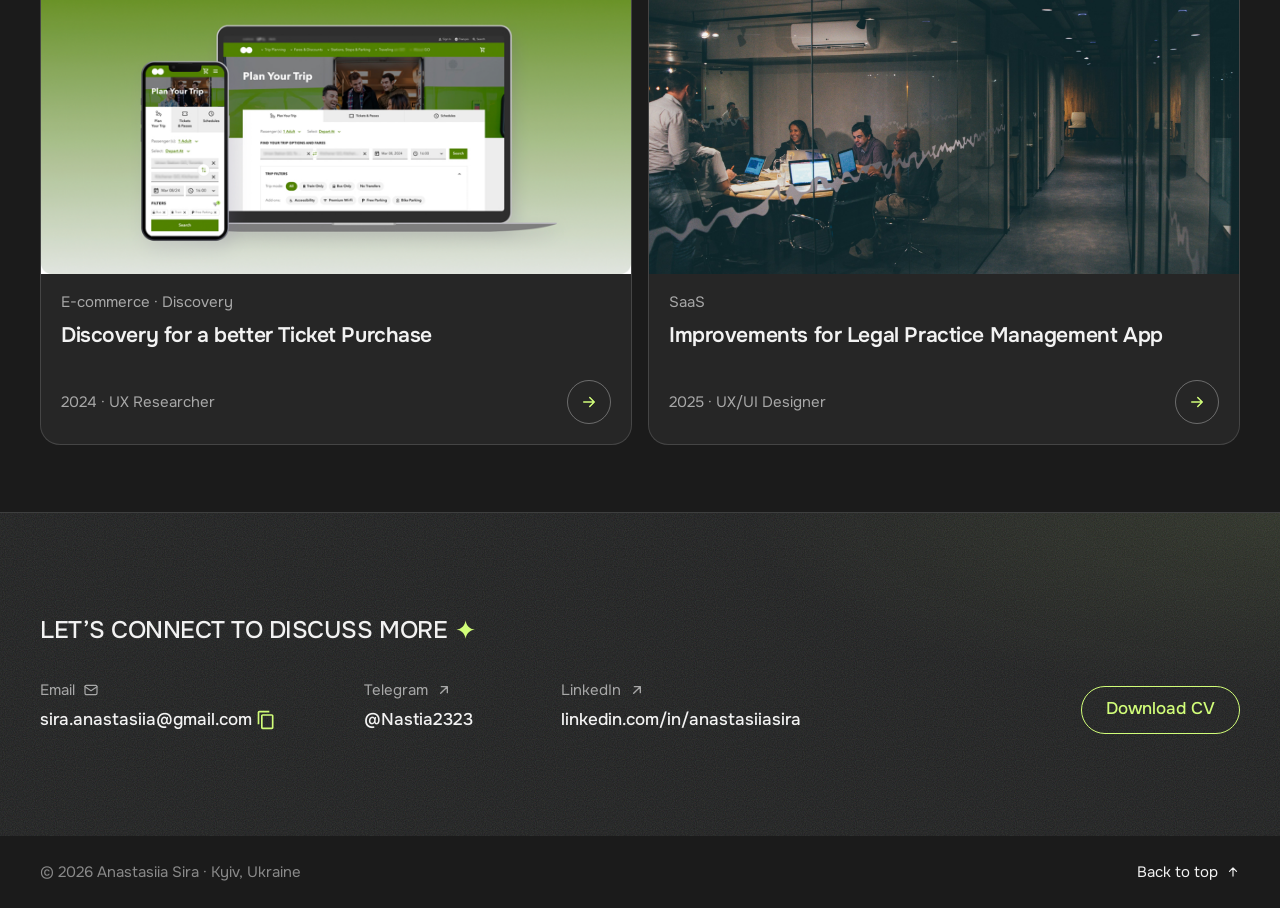
<file: case-govtech.html>
<!doctype html>
<html lang="en">
<head>
  <meta charset="utf-8">
  <meta name="viewport" content="width=device-width, initial-scale=1">
  <title>Redesign for Public Services — Anastasiia Sira</title>
  <meta name="description" content="Case study by Anastasiia Sira: Redesign for Public Services (GovTech · Full Redesign with Constraints).">
  <!-- Social share preview (Open Graph). Links must be absolute (full https:// address).
       If the site gets another address, replace https://siraanastasiiaportfolio.vercel.app/
       in og:url and og:image below. -->
  <meta property="og:type" content="website">
  <meta property="og:site_name" content="Anastasiia Sira">
  <meta property="og:title" content="Redesign for Public Services — Anastasiia Sira">
  <meta property="og:description" content="Case study by Anastasiia Sira: Redesign for Public Services (GovTech · Full Redesign with Constraints).">
  <meta property="og:url" content="https://siraanastasiiaportfolio.vercel.app/case-govtech.html">
  <meta property="og:image" content="https://siraanastasiiaportfolio.vercel.app/assets/og-image.jpg?v=3">
  <meta property="og:image:width" content="1200">
  <meta property="og:image:height" content="630">
  <meta property="og:image:alt" content="Anastasiia Sira’s name in wavy white letters with lime, red and blue colour fringes on a dark background.">
  <meta name="twitter:card" content="summary_large_image">
  <!-- Favicon: yellow star from the logo, no letters (SVG for modern browsers, PNG fallbacks, iPhone home screen) -->
  <link rel="icon" type="image/svg+xml" href="assets/favicon.svg?v=2">
  <link rel="icon" type="image/png" sizes="32x32" href="assets/favicon-32.png?v=2">
  <link rel="icon" type="image/png" sizes="192x192" href="assets/favicon-192.png?v=2">
  <link rel="apple-touch-icon" href="assets/apple-touch-icon.png?v=2">
  <link rel="preconnect" href="https://fonts.googleapis.com">
  <link rel="preconnect" href="https://fonts.gstatic.com" crossorigin>
  <link href="https://fonts.googleapis.com/css2?family=Caveat:wght@500&family=Onest:wght@400;500;600;800&display=swap" rel="stylesheet">
  <link rel="stylesheet" href="styles.css">
  <script src="script.js" defer></script>
</head>
<body id="top" class="page-case">

  <a class="skip-link" href="#main">Skip to content</a>

  <!-- ================= HEADER ================= -->
  <header class="site-header">
    <div class="container header__inner">
      <a class="logo" href="index.html" aria-label="Anastasiia Sira, home page">
        <svg viewBox="0 0 48 48" aria-hidden="true" focusable="false"><path class="logo__star" d="M24 1C26 14 34 22 47 24C34 26 26 34 24 47C22 34 14 26 1 24C14 22 22 14 24 1Z"/><text class="logo__text" x="24" y="28.6" text-anchor="middle" font-family="Onest, Arial, sans-serif" font-size="13" font-weight="800">AS</text></svg>
        <span class="logo__name">Anastasiia Sira</span>
      </a>

      <nav class="nav" aria-label="Main">
        <ul class="nav__list">
          <li><a class="nav__link link-underline" href="index.html#work">My Cases</a></li>
          <li><a class="nav__link link-underline" href="index.html#about">About me</a></li>
          <li><a class="nav__link link-underline" href="#contact">Contact</a></li>
        </ul>
      </nav>

      <a class="btn btn--secondary header__cv" href="assets/cv.pdf" target="_blank" rel="noopener">Download CV<span class="sr-only"> (opens in new tab)</span></a>

      <button class="menu-toggle" type="button" aria-expanded="false" aria-controls="mobile-menu" aria-label="Open menu">
        <svg class="icon-burger" viewBox="0 0 28 28" fill="none" stroke="currentColor" stroke-width="2.2" stroke-linecap="round" aria-hidden="true" focusable="false"><path d="M5 10h18M5 18h18"/></svg>
        <svg class="icon-close" viewBox="0 0 28 28" fill="none" stroke="currentColor" stroke-width="2.2" stroke-linecap="round" aria-hidden="true" focusable="false"><path d="M7 7l14 14M21 7L7 21"/></svg>
      </button>
    </div>
  </header>

  <!-- ================= MOBILE MENU ================= -->
  <div class="mobile-menu" id="mobile-menu" hidden>
    <div class="container">
      <nav aria-label="Mobile">
        <ul class="mobile-menu__nav">
          <li><a class="mobile-menu__link" href="index.html#work">My Cases <span class="circle-arrow" aria-hidden="true"><svg viewBox="0 0 24 24" fill="none" stroke="currentColor" stroke-width="2" stroke-linecap="round" stroke-linejoin="round"><path d="M5 12h14M13 6l6 6-6 6"/></svg></span></a></li>
          <li><a class="mobile-menu__link" href="index.html#about">About me <span class="circle-arrow" aria-hidden="true"><svg viewBox="0 0 24 24" fill="none" stroke="currentColor" stroke-width="2" stroke-linecap="round" stroke-linejoin="round"><path d="M5 12h14M13 6l6 6-6 6"/></svg></span></a></li>
          <li><a class="mobile-menu__link" href="#contact">Contact <span class="circle-arrow" aria-hidden="true"><svg viewBox="0 0 24 24" fill="none" stroke="currentColor" stroke-width="2" stroke-linecap="round" stroke-linejoin="round"><path d="M5 12h14M13 6l6 6-6 6"/></svg></span></a></li>
        </ul>
      </nav>

      <ul class="mobile-menu__contacts">
        <li>
          <a class="contact__link" href="mailto:sira.anastasiia@gmail.com">
            <span class="contact__label">Email <svg viewBox="0 0 24 24" fill="none" stroke="currentColor" stroke-width="1.8" stroke-linecap="round" stroke-linejoin="round" aria-hidden="true" focusable="false"><rect x="3" y="5" width="18" height="14" rx="2"/><path d="m3 7 9 6 9-6"/></svg></span>
            <span class="contact__value">sira.anastasiia@gmail.com</span>
          </a>
        </li>
        <li>
          <a class="contact__link" href="https://t.me/Nastia2323" target="_blank" rel="noopener">
            <span class="contact__label">Telegram <svg viewBox="0 0 24 24" fill="none" stroke="currentColor" stroke-width="2" stroke-linecap="round" stroke-linejoin="round" aria-hidden="true" focusable="false"><path d="M7 17 17 7M8 7h9v9"/></svg></span>
            <span class="contact__value">@Nastia2323</span><span class="sr-only"> (opens in new tab)</span>
          </a>
        </li>
        <li>
          <a class="contact__link" href="https://www.linkedin.com/in/anastasiiasira" target="_blank" rel="noopener">
            <span class="contact__label">LinkedIn <svg viewBox="0 0 24 24" fill="none" stroke="currentColor" stroke-width="2" stroke-linecap="round" stroke-linejoin="round" aria-hidden="true" focusable="false"><path d="M7 17 17 7M8 7h9v9"/></svg></span>
            <span class="contact__value">linkedin.com/in/anastasiiasira</span><span class="sr-only"> (opens in new tab)</span>
          </a>
        </li>
      </ul>

      <a class="btn btn--primary btn--block" href="assets/cv.pdf" target="_blank" rel="noopener">Download CV<span class="sr-only"> (opens in new tab)</span></a>
    </div>
  </div>

  <main id="main">

    <!-- ================= CASE HERO ================= -->
    <section class="case-hero container" aria-labelledby="case-title">
      <a class="back-link link-underline" href="index.html#work"><svg viewBox="0 0 24 24" fill="none" stroke="currentColor" stroke-width="2" stroke-linecap="round" stroke-linejoin="round" aria-hidden="true" focusable="false"><path d="M19 12H5M11 6l-6 6 6 6"/></svg> Back</a>

      <h1 class="case-hero__title" id="case-title">Redesign for Public Services</h1>
      <p class="case-hero__eyebrow"><span class="accent" aria-hidden="true">✦</span> GovTech · Full Redesign with Constraints</p>

      <dl class="case-meta">
        <div>
          <dt class="case-meta__label">Period</dt>
          <dd class="case-meta__value">2025–2026</dd>
        </div>
        <div>
          <dt class="case-meta__label">My Role</dt>
          <dd class="case-meta__value">Key Designer</dd>
        </div>
        <div>
          <dt class="case-meta__label">Tags</dt>
          <dd><ul class="chips">
            <li class="chip">GovTech</li>
            <li class="chip">Design Library</li>
            <li class="chip">UI design</li>
            <li class="chip">Prototyping</li>
            <li class="chip">Stakeholder management</li>
            <li class="chip">Cross-collaboration</li>
            <li class="chip">Visual strategy</li>
            <li class="chip">Accessibility</li>
            <li class="chip">ServiceNow capabilities</li>
          </ul></dd>
        </div>
      </dl>
    </section>

    <!-- Same NDA note as under the cards on the main page -->
    <p class="container cards-note case-note">* Client names and some visuals are anonymized under NDA.</p>

    <!-- ================= COVER IMAGE ================= -->
    <div class="case-cover media media--cover">
      <img src="assets/govtech-cover.jpeg" alt="" width="1920" height="1080" loading="lazy">
    </div>

    <!-- ================= ABOUT THE PROJECT ================= -->
    <section class="section container split" aria-labelledby="about-project-title">
      <h2 class="section-title" id="about-project-title">About the Project</h2>
      <div class="prose prose--flush">
          <p>The platform enables users to explore public services and access their accounts to complete government-related actions. The goal was to <span class="marker">redesign the public web platform</span> (for the island in the image above) in line with brand guidelines and within ServiceNow constraints, and to create sign-up flows and the after-login experience from scratch.</p>
          <p>To speed up delivery, I built a library of reusable components designed to work within ServiceNow with minimal customization. This let the development team assemble new pages faster, kept the UI consistent, and made future platform updates and maintenance easier. I reviewed designs with developers before implementation, which reduced rework, and prepared everything as dev-ready, so the team could build without extra rounds of clarification.</p>
          <p>Designing to WCAG 2.2 AA from the start helped the client meet accessibility requirements without costly fixes later.</p>
      </div>
    </section>

    <!-- ================= MY ROLE ================= -->
    <section class="section container split" aria-labelledby="role-title">
      <h2 class="section-title" id="role-title">My role</h2>
      <ul class="star-list">
        <li>Led UX/UI design for a large-scale public services platform, covering both public and authenticated user experiences</li>
        <li>Designed end-to-end user flows within ServiceNow technical constraints</li>
        <li>Established and maintained a scalable Design System aligned with accessibility (WCAG 2.2 AA) standards</li>
        <li>Collaborated with cross-functional stakeholders to align product, business, and technical requirements</li>
        <li>Acted as a key driver of accessibility standards across the product</li>
        <li>Conducted Visual QA to ensure the design was implemented properly</li>
      </ul>
    </section>

    <!-- ================= CASE IMAGE (one wide, full screen width) =================
         Yellow sticker on the homepage (top right), right above its blurred logo,
         with a grey arrow pointing into the page (desktop) -->
    <figure class="case-wide has-sticker">
      <div class="media media--wide" style="--ratio: 3440 / 1778">
        <img src="assets/govtech-1.jpg" alt="Public services platform shown on a laptop, home page with a list of services." width="3440" height="1778" loading="lazy">
      </div>
      <svg class="sticker-arrow" style="--arrow-top: calc(5.3% - 3.5rem); --arrow-left: calc(74.5% - 3.15rem); --arrow-turn: 30deg" viewBox="0 0 100 80" aria-hidden="true" focusable="false"><path d="M18 2C8 20 10 40 26 44C40 48 44 32 34 28C22 24 18 46 32 58C48 70 72 66 94 58"/><path class="sticker-arrow__head" d="M83 50L94 58L82 64"/></svg>
      <figcaption class="sticker" style="--sticker-top: calc(5.3% - 8rem); --sticker-left: 74.5%; --sticker-margin: 0 var(--gutter) -0.5rem auto">Homepage designed with a new UI approach and approved by stakeholders.</figcaption>
    </figure>

    <!-- ================= DESIGN PROCESS STEPS ================= -->
    <section class="section container split" aria-labelledby="process-title">
      <h2 class="section-title" id="process-title">Design process steps</h2>
      <div class="prose prose--flush">
        <p>To ensure our design is data-driven: we analyzed and used Research report made by 3rd party, also validated the design concept.</p>
        <ul class="star-list">
          <li>Analyzing existing Researches and Artifacts</li>
          <li>Direct Competitors analysis and Information Architecture</li>
          <li>Creating Style Guide based on Client’s Brand guide</li>
          <li>Design concept creation for 2 key pages</li>
          <li>User validation: testing with real citizens (future users)</li>
          <li>Iteration after testing and work on other design flows</li>
          <li>Work on Design Library, customization of ServiceNow components</li>
          <li>Collaboration with Multiple stakeholders for different flows, iteration after feedback</li>
          <li>Continuous development, cross-functional collaboration and Visual QA</li>
        </ul>
      </div>
    </section>

    <!-- ================= ACCESSIBILITY ================= -->
    <section class="section container split" aria-labelledby="a11y-title">
      <h2 class="section-title" id="a11y-title">Accessibility</h2>
      <div class="prose prose--flush">
        <p>Accessibility is one of my focus areas, and I consistently ensure that my designs comply with WCAG standards.</p>
        <p>For this project — following <span class="marker">WCAG 2.2 standards</span> is key requirement, therefore I designed with ensuring the design pass color contrast, have focus states, and touch target sizes etc.</p>
        <p>This helps ensure consistency, reduce risks during development, and deliver inclusive, high-quality user experiences.</p>
      </div>
    </section>

    <!-- ================= ACCESSIBILITY IMAGE =================
         Narrower than the content: double side spacing (see .case-shot).
         Yellow sticker over the right edge of the focused job card,
         grey arrow pointing into the card (desktop). -->
    <div class="case-shot container">
      <figure class="case-shot__frame has-sticker">
        <div class="media media--shot media--clear" style="--ratio: 2162 / 1300">
          <img src="assets/govtech-a11y.png" alt="Vacancies page on a laptop: search, job type filters with checkboxes, and job cards; the focused card has a visible yellow focus outline." width="2162" height="1300" loading="lazy">
        </div>
        <svg class="sticker-arrow" style="--arrow-top: 64.2%; --arrow-left: calc(65.9% + 20px); --arrow-turn: 135deg" viewBox="0 0 100 80" aria-hidden="true" focusable="false"><path d="M18 2C8 20 10 40 26 44C40 48 44 32 34 28C22 24 18 46 32 58C48 70 72 66 94 58"/><path class="sticker-arrow__head" d="M83 50L94 58L82 64"/></svg>
        <figcaption class="sticker" style="--sticker-top: 58%; --sticker-left: 78%; --sticker-margin: 0 0 -0.75rem auto">Focus state for the card enabled via keyboard navigation</figcaption>
      </figure>
    </div>

    <!-- ================= COLLABORATION WITH DEVELOPERS ================= -->
    <section class="section container split" aria-labelledby="dev-title">
      <h2 class="section-title" id="dev-title">Collaboration with Developers</h2>
      <div class="prose prose--flush">
        <p>I worked in constant collaboration with the development team throughout the project. Because the platform was built on ServiceNow, everything we designed had to be feasible within its capabilities and require as little customization as possible. During the design process, I regularly reviewed my designs with developers, and when something was too complex to build, we worked together to find a better solution that kept the user experience strong. I also attended grooming sessions, where I clarified design details and answered developers’ questions, so the team could move forward with confidence. After implementation, I conducted Visual QA to make sure the final product matched the design.</p>
      </div>
    </section>

    <!-- ================= DESIGN SYSTEM ================= -->
    <section class="section container split" aria-labelledby="ds-title">
      <h2 class="section-title" id="ds-title">Design system</h2>
      <div class="prose prose--flush">
        <p>On this project I have created and maintained Design system in Figma, including style guide, components, variables, tokens, and clear guidelines.</p>
        <p>I ensured alignment between design and development, contributed to system evolution based on product needs. I also consider accessibility, responsiveness, and reusability when defining components.</p>
        <ul class="star-list">
          <li>Created Style Guide based on Client Brand guide to build foundation for DS</li>
          <li>Created and maintain scalable Design System libraries in Figma (with components, variants, tokens)</li>
          <li>Ensure components meet accessibility (WCAG) standards and support responsive behavior across breakpoints</li>
        </ul>
        <!-- Design library image: right column, same width as the text -->
        <figure class="case-figure">
          <div class="media media--shot media--sharp" style="--ratio: 1464 / 668">
            <img src="assets/govtech-library.png" alt="Design library components: radio buttons and checkboxes in default, focused and disabled states, and buttons in several styles and states." width="1464" height="668" loading="lazy">
          </div>
        </figure>
      </div>
    </section>

    <!-- ================= INSIGHTS ================= -->
    <section class="section container split" aria-labelledby="insights-title">
      <h2 class="section-title" id="insights-title">Insights</h2>
      <div class="prose prose--flush">
        <p>This project showed that strict platform constraints can lead to better design: instead of fighting ServiceNow’s limitations, we built a design system of reusable components around them, which made development faster and kept the UI consistent across all user journeys. Reviewing designs with developers early proved just as valuable, helping us find feasible solutions sooner and hand off dev-ready work without costly rework. Most importantly, treating accessibility and clarity as a foundation, not a final check, turned complex government workflows into simple, guided steps for every user.</p>
      </div>
    </section>

    <!-- ================= MORE CASES =================
         Full-width dark band (same colour as the header) to separate
         the other cases from the story of this one -->
    <section class="more-cases" aria-labelledby="more-title">
      <div class="container">
        <h2 class="section-title" id="more-title">More cases</h2>
        <ul class="cards">
          <li>
            <a class="case-card" href="case-tickets.html">
              <div class="case-card__media media media--card">
                <img src="assets/tickets-cover.jpg" alt="" width="1320" height="660" loading="lazy">
              </div>
              <div class="case-card__body">
                <p class="case-card__label">E-commerce · Discovery</p>
                <h3 class="case-card__title">Discovery for a better Ticket Purchase</h3>
                <div class="case-card__footer">
                  <p class="case-card__meta">2024 · UX Researcher</p>
                  <span class="circle-arrow" aria-hidden="true"><svg viewBox="0 0 24 24" fill="none" stroke="currentColor" stroke-width="2" stroke-linecap="round" stroke-linejoin="round"><path d="M5 12h14M13 6l6 6-6 6"/></svg></span>
                </div>
              </div>
            </a>
          </li>
          <li>
            <a class="case-card" href="case-legal.html">
              <div class="case-card__media media media--card">
                <img src="assets/legal-cover.jpg" alt="" width="3600" height="1851" loading="lazy">
              </div>
              <div class="case-card__body">
                <p class="case-card__label">SaaS</p>
                <h3 class="case-card__title">Improvements for Legal Practice Management App</h3>
                <div class="case-card__footer">
                  <p class="case-card__meta">2025 · UX/UI Designer</p>
                  <span class="circle-arrow" aria-hidden="true"><svg viewBox="0 0 24 24" fill="none" stroke="currentColor" stroke-width="2" stroke-linecap="round" stroke-linejoin="round"><path d="M5 12h14M13 6l6 6-6 6"/></svg></span>
                </div>
              </div>
            </a>
          </li>
        </ul>
      </div>
    </section>

    <!-- ================= CONTACT ================= -->
    <section class="contact" id="contact" aria-labelledby="contact-title">
      <div class="container contact__inner">
        <div class="section-heading">
          <h2 class="section-title" id="contact-title">Let’s connect to discuss more <svg class="title-star" viewBox="0 0 48 48" aria-hidden="true" focusable="false"><path d="M24 1C26 14 34 22 47 24C34 26 26 34 24 47C22 34 14 26 1 24C14 22 22 14 24 1Z"/></svg></h2>
        </div>

        <ul class="contact__list">
          <li class="contact__email">
            <a class="contact__link" href="mailto:sira.anastasiia@gmail.com">
              <span class="contact__label">Email <svg viewBox="0 0 24 24" fill="none" stroke="currentColor" stroke-width="1.8" stroke-linecap="round" stroke-linejoin="round" aria-hidden="true" focusable="false"><rect x="3" y="5" width="18" height="14" rx="2"/><path d="m3 7 9 6 9-6"/></svg></span>
              <span class="contact__value">sira.anastasiia@gmail.com</span>
            </a>
            <button class="copy-btn" type="button" data-copy="sira.anastasiia@gmail.com" aria-label="Copy email address">
              <!-- MUI ContentCopyOutlined icon -->
              <svg class="copy-btn__icon copy-btn__icon--copy" viewBox="0 0 24 24" aria-hidden="true" focusable="false"><path d="M16 1H4c-1.1 0-2 .9-2 2v14h2V3h12V1zm3 4H8c-1.1 0-2 .9-2 2v14c0 1.1.9 2 2 2h11c1.1 0 2-.9 2-2V7c0-1.1-.9-2-2-2zm0 16H8V7h11v14z"/></svg>
              <!-- MUI ContentCopy (filled) icon, shown on hover/focus -->
              <svg class="copy-btn__icon copy-btn__icon--hover" viewBox="0 0 24 24" aria-hidden="true" focusable="false"><path d="M16 1H4c-1.1 0-2 .9-2 2v14h2V3h12V1zm3 4H8c-1.1 0-2 .9-2 2v14c0 1.1.9 2 2 2h11c1.1 0 2-.9 2-2V7c0-1.1-.9-2-2-2z"/></svg>
              <!-- MUI CheckOutlined icon, shown after copying -->
              <svg class="copy-btn__icon copy-btn__icon--done" viewBox="0 0 24 24" aria-hidden="true" focusable="false"><path d="M9 16.17 4.83 12l-1.42 1.41L9 19 21 7l-1.41-1.41z"/></svg>
              <span class="copy-btn__label" aria-hidden="true">Copied</span>
            </button>
          </li>
          <li>
            <a class="contact__link" href="https://t.me/Nastia2323" target="_blank" rel="noopener">
              <span class="contact__label">Telegram <svg viewBox="0 0 24 24" fill="none" stroke="currentColor" stroke-width="2" stroke-linecap="round" stroke-linejoin="round" aria-hidden="true" focusable="false"><path d="M7 17 17 7M8 7h9v9"/></svg></span>
              <span class="contact__value">@Nastia2323</span><span class="sr-only"> (opens in new tab)</span>
            </a>
          </li>
          <li>
            <a class="contact__link" href="https://www.linkedin.com/in/anastasiiasira" target="_blank" rel="noopener">
              <span class="contact__label">LinkedIn <svg viewBox="0 0 24 24" fill="none" stroke="currentColor" stroke-width="2" stroke-linecap="round" stroke-linejoin="round" aria-hidden="true" focusable="false"><path d="M7 17 17 7M8 7h9v9"/></svg></span>
              <span class="contact__value">linkedin.com/in/anastasiiasira</span><span class="sr-only"> (opens in new tab)</span>
            </a>
          </li>
        </ul>

        <a class="btn btn--secondary" href="assets/cv.pdf" target="_blank" rel="noopener">Download CV<span class="sr-only"> (opens in new tab)</span></a>
        <p class="sr-only" id="copy-status" aria-live="polite"></p>
      </div>
    </section>

  </main>

  <!-- ================= FOOTER ================= -->
  <footer class="site-footer">
    <div class="container footer__inner">
      <p class="footer__copy">© 2026 Anastasiia Sira · Kyiv, Ukraine</p>
      <a class="footer__top link-underline" href="#top">
        Back to top
        <svg viewBox="0 0 24 24" fill="none" stroke="currentColor" stroke-width="2" stroke-linecap="round" stroke-linejoin="round" aria-hidden="true" focusable="false"><path d="M12 19V5M6 11l6-6 6 6"/></svg>
      </a>
    </div>
  </footer>

</body>
</html>
</file>
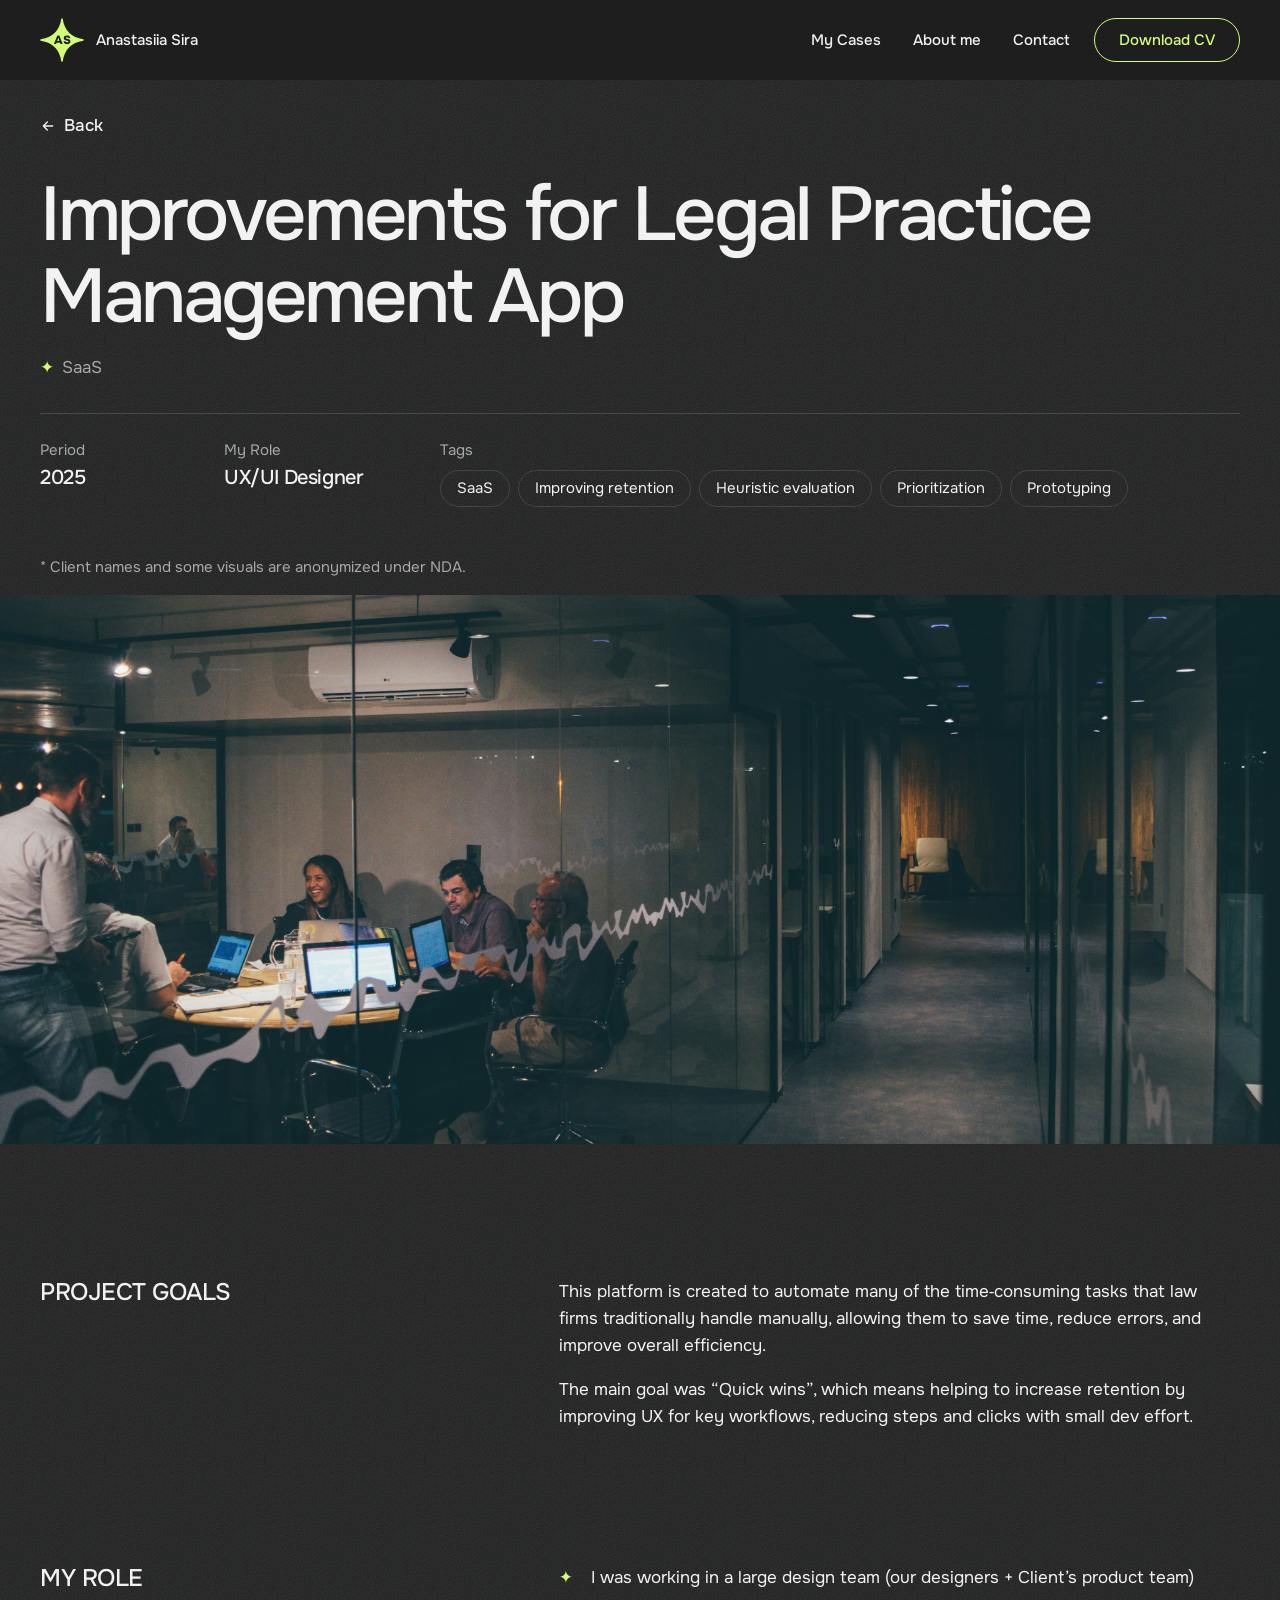
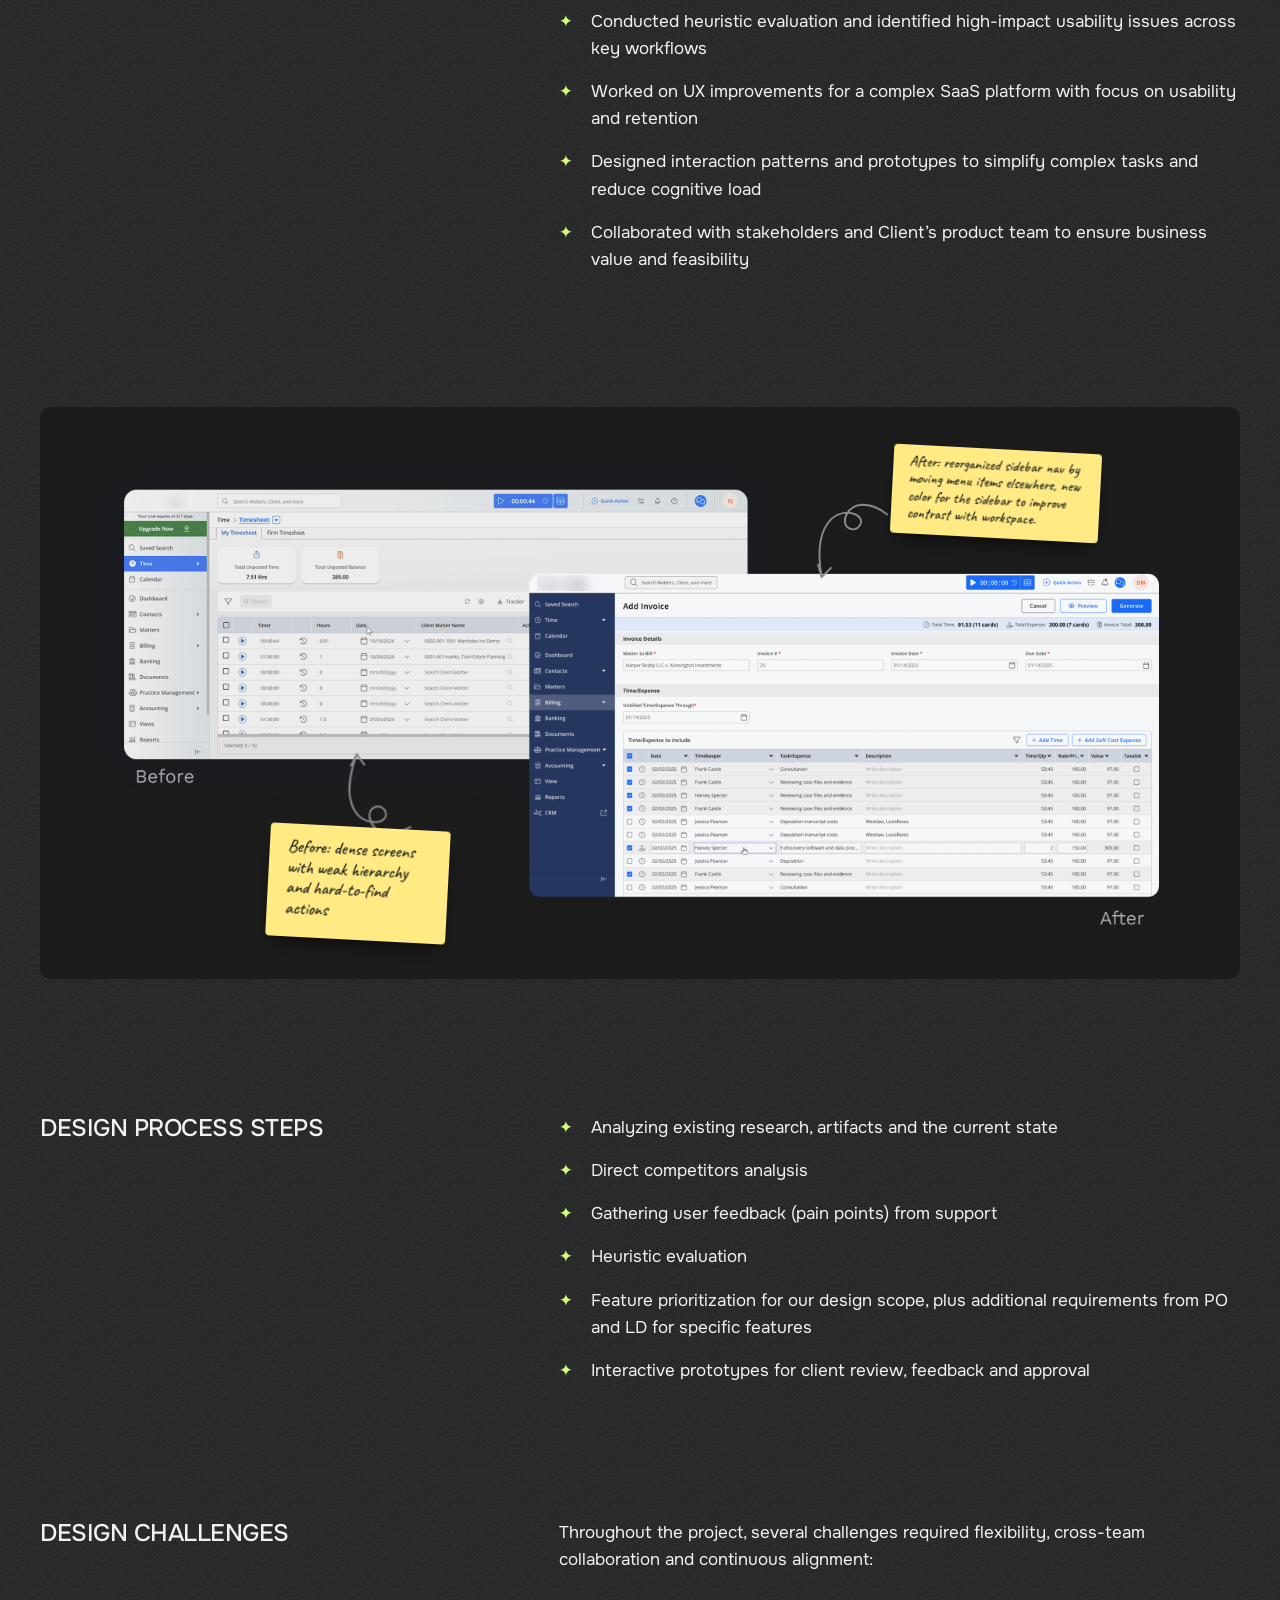
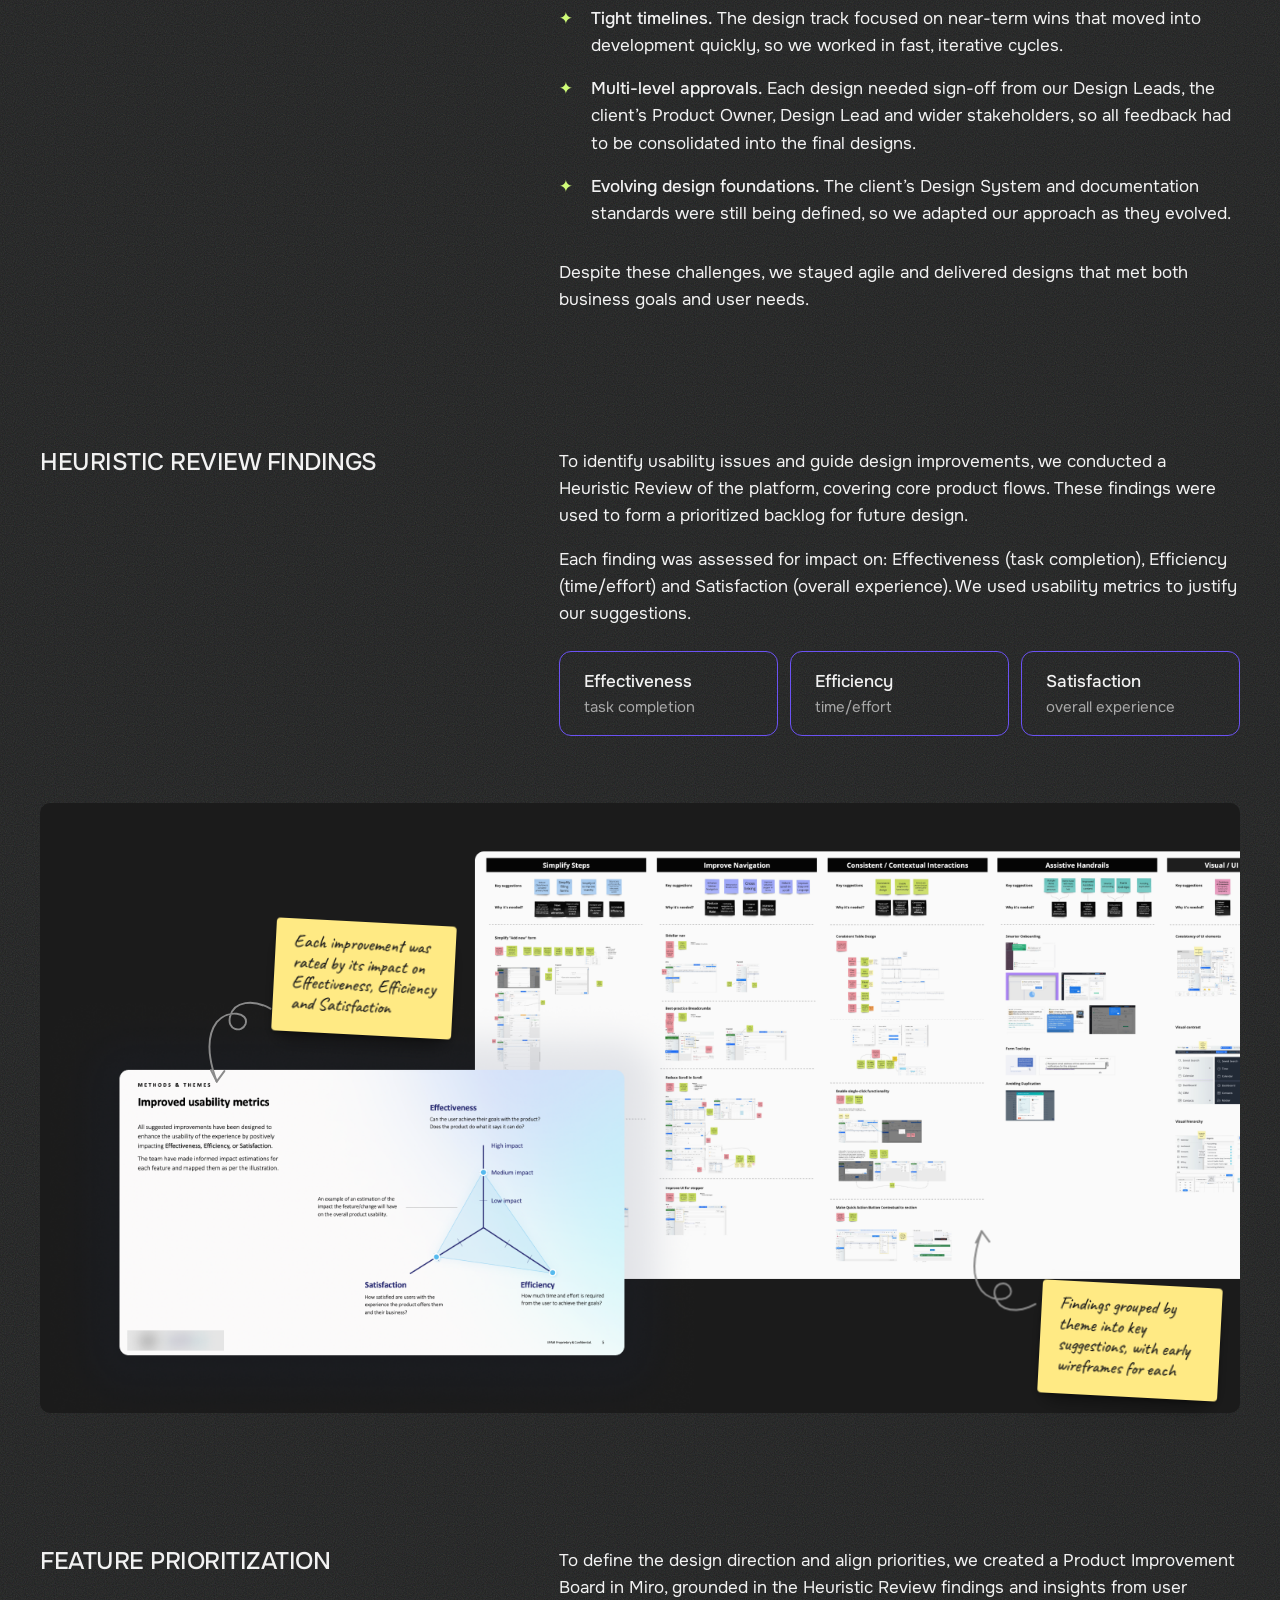
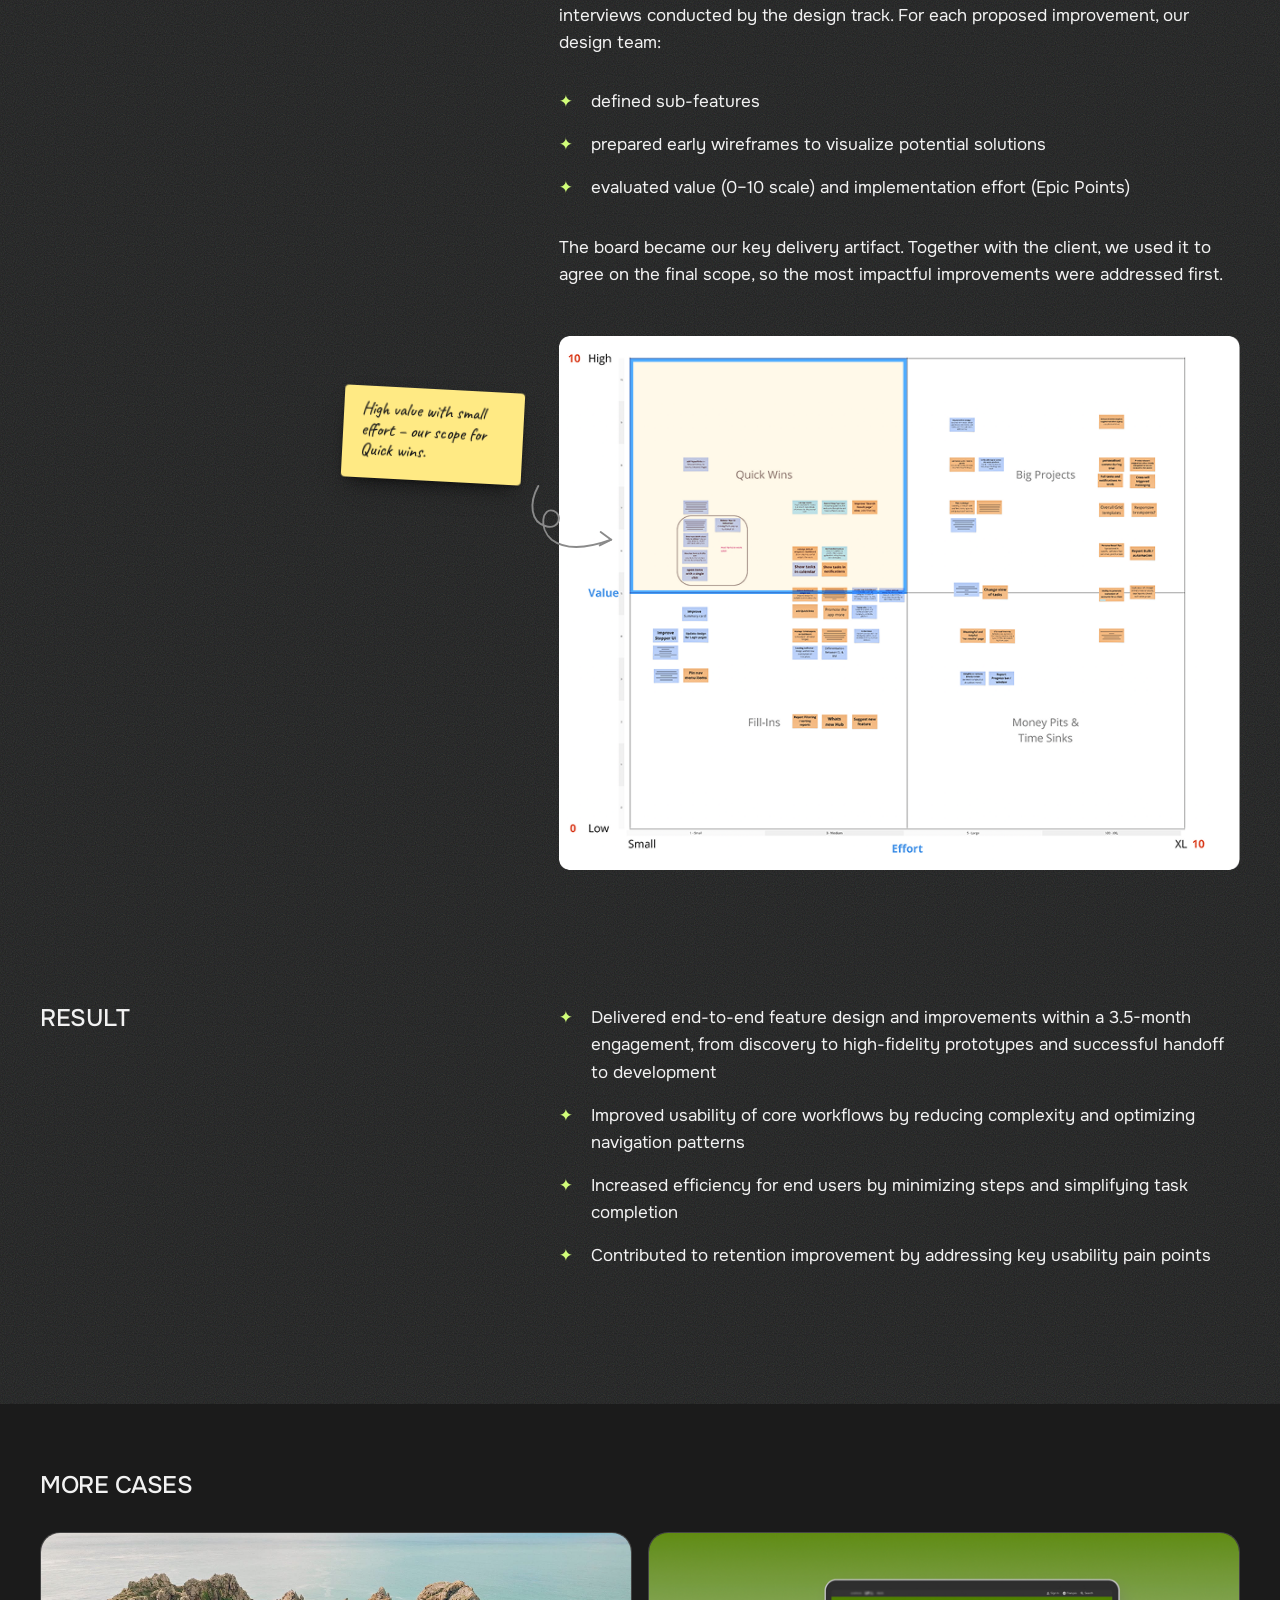
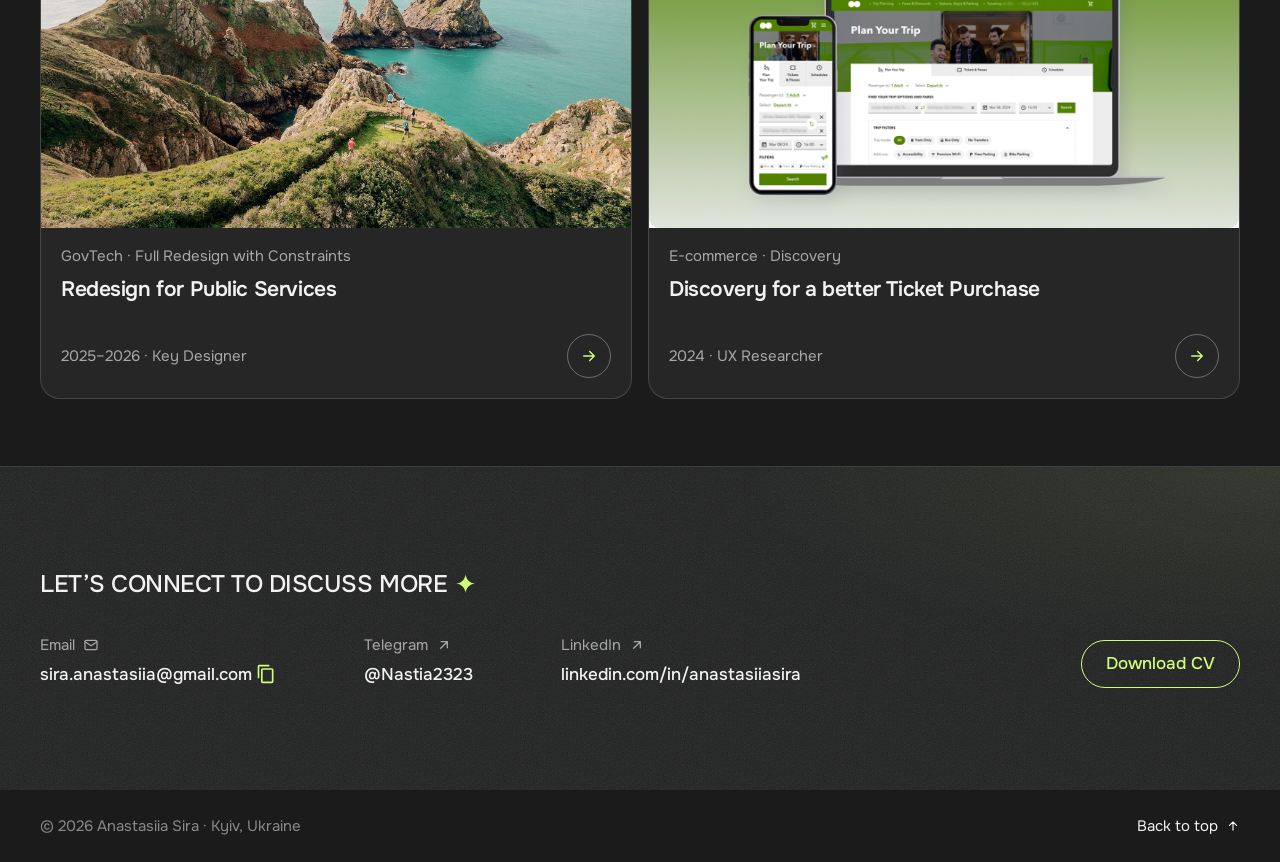
<file: case-legal.html>
<!doctype html>
<html lang="en">
<head>
  <meta charset="utf-8">
  <meta name="viewport" content="width=device-width, initial-scale=1">
  <title>Improvements for Legal Practice Management App — Anastasiia Sira</title>
  <meta name="description" content="Case study by Anastasiia Sira: Improvements for Legal Practice Management App (SaaS).">
  <!-- Social share preview (Open Graph). Links must be absolute (full https:// address).
       If the site gets another address, replace https://siraanastasiiaportfolio.vercel.app/
       in og:url and og:image below. -->
  <meta property="og:type" content="website">
  <meta property="og:site_name" content="Anastasiia Sira">
  <meta property="og:title" content="Improvements for Legal Practice Management App — Anastasiia Sira">
  <meta property="og:description" content="Case study by Anastasiia Sira: Improvements for Legal Practice Management App (SaaS).">
  <meta property="og:url" content="https://siraanastasiiaportfolio.vercel.app/case-legal.html">
  <meta property="og:image" content="https://siraanastasiiaportfolio.vercel.app/assets/og-image.jpg?v=3">
  <meta property="og:image:width" content="1200">
  <meta property="og:image:height" content="630">
  <meta property="og:image:alt" content="Anastasiia Sira’s name in wavy white letters with lime, red and blue colour fringes on a dark background.">
  <meta name="twitter:card" content="summary_large_image">
  <!-- Favicon: yellow star from the logo, no letters (SVG for modern browsers, PNG fallbacks, iPhone home screen) -->
  <link rel="icon" type="image/svg+xml" href="assets/favicon.svg?v=2">
  <link rel="icon" type="image/png" sizes="32x32" href="assets/favicon-32.png?v=2">
  <link rel="icon" type="image/png" sizes="192x192" href="assets/favicon-192.png?v=2">
  <link rel="apple-touch-icon" href="assets/apple-touch-icon.png?v=2">
  <link rel="preconnect" href="https://fonts.googleapis.com">
  <link rel="preconnect" href="https://fonts.gstatic.com" crossorigin>
  <link href="https://fonts.googleapis.com/css2?family=Caveat:wght@500&family=Onest:wght@400;500;600;800&display=swap" rel="stylesheet">
  <link rel="stylesheet" href="styles.css">
  <script src="script.js" defer></script>
</head>
<body id="top" class="page-case">

  <a class="skip-link" href="#main">Skip to content</a>

  <!-- ================= HEADER ================= -->
  <header class="site-header">
    <div class="container header__inner">
      <a class="logo" href="index.html" aria-label="Anastasiia Sira, home page">
        <svg viewBox="0 0 48 48" aria-hidden="true" focusable="false"><path class="logo__star" d="M24 1C26 14 34 22 47 24C34 26 26 34 24 47C22 34 14 26 1 24C14 22 22 14 24 1Z"/><text class="logo__text" x="24" y="28.6" text-anchor="middle" font-family="Onest, Arial, sans-serif" font-size="13" font-weight="800">AS</text></svg>
        <span class="logo__name">Anastasiia Sira</span>
      </a>

      <nav class="nav" aria-label="Main">
        <ul class="nav__list">
          <li><a class="nav__link link-underline" href="index.html#work">My Cases</a></li>
          <li><a class="nav__link link-underline" href="index.html#about">About me</a></li>
          <li><a class="nav__link link-underline" href="#contact">Contact</a></li>
        </ul>
      </nav>

      <a class="btn btn--secondary header__cv" href="assets/cv.pdf" target="_blank" rel="noopener">Download CV<span class="sr-only"> (opens in new tab)</span></a>

      <button class="menu-toggle" type="button" aria-expanded="false" aria-controls="mobile-menu" aria-label="Open menu">
        <svg class="icon-burger" viewBox="0 0 28 28" fill="none" stroke="currentColor" stroke-width="2.2" stroke-linecap="round" aria-hidden="true" focusable="false"><path d="M5 10h18M5 18h18"/></svg>
        <svg class="icon-close" viewBox="0 0 28 28" fill="none" stroke="currentColor" stroke-width="2.2" stroke-linecap="round" aria-hidden="true" focusable="false"><path d="M7 7l14 14M21 7L7 21"/></svg>
      </button>
    </div>
  </header>

  <!-- ================= MOBILE MENU ================= -->
  <div class="mobile-menu" id="mobile-menu" hidden>
    <div class="container">
      <nav aria-label="Mobile">
        <ul class="mobile-menu__nav">
          <li><a class="mobile-menu__link" href="index.html#work">My Cases <span class="circle-arrow" aria-hidden="true"><svg viewBox="0 0 24 24" fill="none" stroke="currentColor" stroke-width="2" stroke-linecap="round" stroke-linejoin="round"><path d="M5 12h14M13 6l6 6-6 6"/></svg></span></a></li>
          <li><a class="mobile-menu__link" href="index.html#about">About me <span class="circle-arrow" aria-hidden="true"><svg viewBox="0 0 24 24" fill="none" stroke="currentColor" stroke-width="2" stroke-linecap="round" stroke-linejoin="round"><path d="M5 12h14M13 6l6 6-6 6"/></svg></span></a></li>
          <li><a class="mobile-menu__link" href="#contact">Contact <span class="circle-arrow" aria-hidden="true"><svg viewBox="0 0 24 24" fill="none" stroke="currentColor" stroke-width="2" stroke-linecap="round" stroke-linejoin="round"><path d="M5 12h14M13 6l6 6-6 6"/></svg></span></a></li>
        </ul>
      </nav>

      <ul class="mobile-menu__contacts">
        <li>
          <a class="contact__link" href="mailto:sira.anastasiia@gmail.com">
            <span class="contact__label">Email <svg viewBox="0 0 24 24" fill="none" stroke="currentColor" stroke-width="1.8" stroke-linecap="round" stroke-linejoin="round" aria-hidden="true" focusable="false"><rect x="3" y="5" width="18" height="14" rx="2"/><path d="m3 7 9 6 9-6"/></svg></span>
            <span class="contact__value">sira.anastasiia@gmail.com</span>
          </a>
        </li>
        <li>
          <a class="contact__link" href="https://t.me/Nastia2323" target="_blank" rel="noopener">
            <span class="contact__label">Telegram <svg viewBox="0 0 24 24" fill="none" stroke="currentColor" stroke-width="2" stroke-linecap="round" stroke-linejoin="round" aria-hidden="true" focusable="false"><path d="M7 17 17 7M8 7h9v9"/></svg></span>
            <span class="contact__value">@Nastia2323</span><span class="sr-only"> (opens in new tab)</span>
          </a>
        </li>
        <li>
          <a class="contact__link" href="https://www.linkedin.com/in/anastasiiasira" target="_blank" rel="noopener">
            <span class="contact__label">LinkedIn <svg viewBox="0 0 24 24" fill="none" stroke="currentColor" stroke-width="2" stroke-linecap="round" stroke-linejoin="round" aria-hidden="true" focusable="false"><path d="M7 17 17 7M8 7h9v9"/></svg></span>
            <span class="contact__value">linkedin.com/in/anastasiiasira</span><span class="sr-only"> (opens in new tab)</span>
          </a>
        </li>
      </ul>

      <a class="btn btn--primary btn--block" href="assets/cv.pdf" target="_blank" rel="noopener">Download CV<span class="sr-only"> (opens in new tab)</span></a>
    </div>
  </div>

  <main id="main">

    <!-- ================= CASE HERO ================= -->
    <section class="case-hero container" aria-labelledby="case-title">
      <a class="back-link link-underline" href="index.html#work"><svg viewBox="0 0 24 24" fill="none" stroke="currentColor" stroke-width="2" stroke-linecap="round" stroke-linejoin="round" aria-hidden="true" focusable="false"><path d="M19 12H5M11 6l-6 6 6 6"/></svg> Back</a>

      <h1 class="case-hero__title" id="case-title">Improvements for Legal Practice Management App</h1>
      <p class="case-hero__eyebrow"><span class="accent" aria-hidden="true">✦</span> SaaS</p>

      <dl class="case-meta">
        <div>
          <dt class="case-meta__label">Period</dt>
          <dd class="case-meta__value">2025</dd>
        </div>
        <div>
          <dt class="case-meta__label">My Role</dt>
          <dd class="case-meta__value">UX/UI Designer</dd>
        </div>
        <div>
          <dt class="case-meta__label">Tags</dt>
          <dd><ul class="chips">
            <li class="chip">SaaS</li>
            <li class="chip">Improving retention</li>
            <li class="chip">Heuristic evaluation</li>
            <li class="chip">Prioritization</li>
            <li class="chip">Prototyping</li>
          </ul></dd>
        </div>
      </dl>
    </section>

    <!-- Same NDA note as under the cards on the main page -->
    <p class="container cards-note case-note">* Client names and some visuals are anonymized under NDA.</p>

    <!-- ================= COVER IMAGE ================= -->
    <div class="case-cover media media--cover">
      <img src="assets/legal-cover.jpg" alt="" width="3600" height="1851" loading="lazy">
    </div>

    <!-- ================= PROJECT GOALS ================= -->
    <section class="section container split" aria-labelledby="goals-title">
      <h2 class="section-title" id="goals-title">Project goals</h2>
      <div class="prose prose--flush">
          <p>This platform is created to automate many of the time‑consuming tasks that law firms traditionally handle manually, allowing them to save time, reduce errors, and improve overall efficiency.</p>
          <p>The main goal was “Quick wins”, which means helping to increase retention by improving UX for key workflows, reducing steps and clicks with small dev effort.</p>
      </div>
    </section>

    <!-- ================= MY ROLE ================= -->
    <section class="section container split" aria-labelledby="role-title">
      <h2 class="section-title" id="role-title">My role</h2>
      <ul class="star-list">
        <li>I was working in a large design team (our designers + Client’s product team)</li>
        <li>Conducted heuristic evaluation and identified high-impact usability issues across key workflows</li>
        <li>Worked on UX improvements for a complex SaaS platform with focus on usability and retention</li>
        <li>Designed interaction patterns and prototypes to simplify complex tasks and reduce cognitive load</li>
        <li>Collaborated with stakeholders and Client’s product team to ensure business value and feasibility</li>
      </ul>
    </section>

    <!-- ================= BEFORE / AFTER (full content width) =================
         Two yellow stickers on the spots marked in the image (desktop),
         each with a grey arrow to its screen. Above / below the image on smaller screens. -->
    <div class="case-shot case-shot--full case-shot--roomy container">
      <figure class="case-shot__frame has-sticker">
        <div class="media media--shot media--sharp" style="--ratio: 1540 / 734">
          <img src="assets/legal-2.png" alt="Before and after: the old timesheet screen of the legal practice management app next to the redesigned Add Invoice screen." width="1540" height="734" loading="lazy">
        </div>
        <svg class="sticker-arrow" style="--arrow-top: calc(29% - 4.6rem); --arrow-left: calc(71% - 5.9rem); --arrow-turn: 100deg" viewBox="0 0 100 80" aria-hidden="true" focusable="false"><path d="M18 2C8 20 10 40 26 44C40 48 44 32 34 28C22 24 18 46 32 58C48 70 72 66 94 58"/><path class="sticker-arrow__head" d="M83 50L94 58L82 64"/></svg>
        <p class="sticker sticker--float-lg sticker--compact" style="--sticker-top: calc(29% - 7.75rem); --sticker-left: 71%; --sticker-margin: 0 0 -1rem auto">After: reorganized sidebar nav by moving menu items elsewhere, new color for the sidebar to improve contrast with workspace.</p>
        <svg class="sticker-arrow" style="--arrow-top: calc(73.4% - 4.3rem); --arrow-left: calc(19% + 3.6rem); --arrow-turn: -90deg; --arrow-flip: -1" viewBox="0 0 100 80" aria-hidden="true" focusable="false"><path d="M18 2C8 20 10 40 26 44C40 48 44 32 34 28C22 24 18 46 32 58C48 70 72 66 94 58"/><path class="sticker-arrow__head" d="M83 50L94 58L82 64"/></svg>
        <p class="sticker sticker--float-lg" style="--sticker-top: 73.4%; --sticker-left: 19%; --sticker-order: 1; --sticker-margin: -1rem 0 0 0">Before: dense screens with weak hierarchy and hard-to-find actions</p>
      </figure>
    </div>

    <!-- ================= DESIGN PROCESS STEPS ================= -->
    <section class="section container split" aria-labelledby="process-title">
      <h2 class="section-title" id="process-title">Design process steps</h2>
      <ul class="star-list">
        <li>Analyzing existing research, artifacts and the current state</li>
        <li>Direct competitors analysis</li>
        <li>Gathering user feedback (pain points) from support</li>
        <li>Heuristic evaluation</li>
        <li>Feature prioritization for our design scope, plus additional requirements from PO and LD for specific features</li>
        <li>Interactive prototypes for client review, feedback and approval</li>
      </ul>
    </section>

    <!-- ================= DESIGN CHALLENGES ================= -->
    <section class="section container split" aria-labelledby="challenges-title">
      <h2 class="section-title" id="challenges-title">Design challenges</h2>
      <div class="prose prose--flush">
        <p>Throughout the project, several challenges required flexibility, cross-team collaboration and continuous alignment:</p>
        <ul class="star-list">
          <li><strong>Tight timelines.</strong> The design track focused on near-term wins that moved into development quickly, so we worked in fast, iterative cycles.</li>
          <li><strong>Multi-level approvals.</strong> Each design needed sign-off from our Design Leads, the client’s Product Owner, Design Lead and wider stakeholders, so all feedback had to be consolidated into the final designs.</li>
          <li><strong>Evolving design foundations.</strong> The client’s Design System and documentation standards were still being defined, so we adapted our approach as they evolved.</li>
        </ul>
        <p>Despite these challenges, we stayed agile and delivered designs that met both business goals and user needs.</p>
      </div>
    </section>

    <!-- ================= HEURISTIC REVIEW FINDINGS ================= -->
    <section class="section container split" aria-labelledby="heuristic-title">
      <h2 class="section-title" id="heuristic-title">Heuristic review findings</h2>
      <div>
        <div class="prose prose--flush">
          <p>To identify usability issues and guide design improvements, we conducted a Heuristic Review of the platform, covering core product flows. These findings were used to form a prioritized backlog for future design.</p>
          <p>Each finding was assessed for impact on: Effectiveness (task completion), Efficiency (time/effort) and Satisfaction (overall experience). We used usability metrics to justify our suggestions.</p>
        </div>
        <ul class="mini-cards">
          <li class="mini-card"><p class="mini-card__title">Effectiveness</p><p class="mini-card__text">task completion</p></li>
          <li class="mini-card"><p class="mini-card__title">Efficiency</p><p class="mini-card__text">time/effort</p></li>
          <li class="mini-card"><p class="mini-card__title">Satisfaction</p><p class="mini-card__text">overall experience</p></li>
        </ul>
      </div>
    </section>

    <!-- Heuristic review image: full content width, right after the metric cards.
         Two yellow stickers on the spots marked in the image (desktop), arrows to
         the metrics slide and to the findings board. Above / below the image on smaller screens. -->
    <div class="case-shot case-shot--full container">
      <figure class="case-shot__frame has-sticker">
        <div class="media media--shot media--sharp" style="--ratio: 1540 / 782">
          <img src="assets/legal-3.png" alt="Heuristic review: a board of findings grouped by theme (simplify steps, improve navigation, consistent interactions, assistive handrails, visual UI) and a slide on how each improvement affects effectiveness, efficiency and satisfaction." width="1540" height="782" loading="lazy">
        </div>
        <svg class="sticker-arrow" style="--arrow-top: calc(43.9% - 4.4rem); --arrow-left: calc(36.2% - 18rem); --arrow-turn: 90deg" viewBox="0 0 100 80" aria-hidden="true" focusable="false"><path d="M18 2C8 20 10 40 26 44C40 48 44 32 34 28C22 24 18 46 32 58C48 70 72 66 94 58"/><path class="sticker-arrow__head" d="M83 50L94 58L82 64"/></svg>
        <p class="sticker sticker--float-lg" style="--sticker-top: calc(43.9% - 9.3rem); --sticker-left: calc(36.2% - 12.5rem); --sticker-margin: 0 0 -1rem 0">Each improvement was rated by its impact on Effectiveness, Efficiency and Satisfaction</p>
        <svg class="sticker-arrow" style="--arrow-top: 70.8%; --arrow-left: 75.9%; --arrow-turn: -90deg; --arrow-flip: -1" viewBox="0 0 100 80" aria-hidden="true" focusable="false"><path d="M18 2C8 20 10 40 26 44C40 48 44 32 34 28C22 24 18 46 32 58C48 70 72 66 94 58"/><path class="sticker-arrow__head" d="M83 50L94 58L82 64"/></svg>
        <p class="sticker sticker--float-lg" style="--sticker-top: 78.8%; --sticker-left: 83.3%; --sticker-order: 1; --sticker-margin: -1rem 0 0 auto">Findings grouped by theme into key suggestions, with early wireframes for each</p>
      </figure>
    </div>

    <!-- ================= FEATURE PRIORITIZATION ================= -->
    <section class="section container split" aria-labelledby="priority-title">
      <h2 class="section-title" id="priority-title">Feature prioritization</h2>
      <div class="prose prose--flush">
        <p>To define the design direction and align priorities, we created a Product Improvement Board in Miro, grounded in the Heuristic Review findings and insights from user interviews conducted by the design track. For each proposed improvement, our design team:</p>
        <ul class="star-list">
          <li>defined sub-features</li>
          <li>prepared early wireframes to visualize potential solutions</li>
          <li>evaluated value (0–10 scale) and implementation effort (Epic Points)</li>
        </ul>
        <p>The board became our key delivery artifact. Together with the client, we used it to agree on the final scope, so the most impactful improvements were addressed first.</p>
        <!-- Value / effort matrix: text-column width. Yellow sticker hangs out into
             the empty left column, arrow into the matrix (desktop) -->
        <figure class="case-figure has-sticker">
          <div class="media media--shot media--sharp" style="--ratio: 753 / 590">
            <img src="assets/legal-7.png" alt="Value and effort prioritization matrix with improvements sorted into Quick Wins, Big Projects, Fill-Ins and Money Pits." width="753" height="590" loading="lazy">
          </div>
          <svg class="sticker-arrow" style="--arrow-top: calc(10% + 5.9rem); --arrow-left: -2.35rem; --arrow-turn: 0deg" viewBox="0 0 100 80" aria-hidden="true" focusable="false"><path d="M18 2C8 20 10 40 26 44C40 48 44 32 34 28C22 24 18 46 32 58C48 70 72 66 94 58"/><path class="sticker-arrow__head" d="M83 50L94 58L82 64"/></svg>
          <figcaption class="sticker sticker--float-lg" style="--sticker-top: 10%; --sticker-left: -13.5rem; --sticker-margin: 0 0 -1rem 0">High value with small effort – our scope for Quick wins.</figcaption>
        </figure>
      </div>
    </section>

    <!-- ================= RESULT ================= -->
    <section class="section container split" aria-labelledby="result-title">
      <h2 class="section-title" id="result-title">Result</h2>
      <ul class="star-list">
        <li>Delivered end-to-end feature design and improvements within a 3.5-month engagement, from discovery to high-fidelity prototypes and successful handoff to development</li>
        <li>Improved usability of core workflows by reducing complexity and optimizing navigation patterns</li>
        <li>Increased efficiency for end users by minimizing steps and simplifying task completion</li>
        <li>Contributed to retention improvement by addressing key usability pain points</li>
      </ul>
    </section>

    <!-- ================= MORE CASES =================
         Full-width dark band (same colour as the header) to separate
         the other cases from the story of this one -->
    <section class="more-cases" aria-labelledby="more-title">
      <div class="container">
        <h2 class="section-title" id="more-title">More cases</h2>
        <ul class="cards">
          <li>
            <a class="case-card" href="case-govtech.html">
              <div class="case-card__media media media--card">
                <img src="assets/govtech-cover.jpeg" alt="" width="1920" height="1080" loading="lazy">
              </div>
              <div class="case-card__body">
                <p class="case-card__label">GovTech · Full Redesign with Constraints</p>
                <h3 class="case-card__title">Redesign for Public Services</h3>
                <div class="case-card__footer">
                  <p class="case-card__meta">2025–2026 · Key Designer</p>
                  <span class="circle-arrow" aria-hidden="true"><svg viewBox="0 0 24 24" fill="none" stroke="currentColor" stroke-width="2" stroke-linecap="round" stroke-linejoin="round"><path d="M5 12h14M13 6l6 6-6 6"/></svg></span>
                </div>
              </div>
            </a>
          </li>
          <li>
            <a class="case-card" href="case-tickets.html">
              <div class="case-card__media media media--card">
                <img src="assets/tickets-cover.jpg" alt="" width="1320" height="660" loading="lazy">
              </div>
              <div class="case-card__body">
                <p class="case-card__label">E-commerce · Discovery</p>
                <h3 class="case-card__title">Discovery for a better Ticket Purchase</h3>
                <div class="case-card__footer">
                  <p class="case-card__meta">2024 · UX Researcher</p>
                  <span class="circle-arrow" aria-hidden="true"><svg viewBox="0 0 24 24" fill="none" stroke="currentColor" stroke-width="2" stroke-linecap="round" stroke-linejoin="round"><path d="M5 12h14M13 6l6 6-6 6"/></svg></span>
                </div>
              </div>
            </a>
          </li>
        </ul>
      </div>
    </section>

    <!-- ================= CONTACT ================= -->
    <section class="contact" id="contact" aria-labelledby="contact-title">
      <div class="container contact__inner">
        <div class="section-heading">
          <h2 class="section-title" id="contact-title">Let’s connect to discuss more <svg class="title-star" viewBox="0 0 48 48" aria-hidden="true" focusable="false"><path d="M24 1C26 14 34 22 47 24C34 26 26 34 24 47C22 34 14 26 1 24C14 22 22 14 24 1Z"/></svg></h2>
        </div>

        <ul class="contact__list">
          <li class="contact__email">
            <a class="contact__link" href="mailto:sira.anastasiia@gmail.com">
              <span class="contact__label">Email <svg viewBox="0 0 24 24" fill="none" stroke="currentColor" stroke-width="1.8" stroke-linecap="round" stroke-linejoin="round" aria-hidden="true" focusable="false"><rect x="3" y="5" width="18" height="14" rx="2"/><path d="m3 7 9 6 9-6"/></svg></span>
              <span class="contact__value">sira.anastasiia@gmail.com</span>
            </a>
            <button class="copy-btn" type="button" data-copy="sira.anastasiia@gmail.com" aria-label="Copy email address">
              <!-- MUI ContentCopyOutlined icon -->
              <svg class="copy-btn__icon copy-btn__icon--copy" viewBox="0 0 24 24" aria-hidden="true" focusable="false"><path d="M16 1H4c-1.1 0-2 .9-2 2v14h2V3h12V1zm3 4H8c-1.1 0-2 .9-2 2v14c0 1.1.9 2 2 2h11c1.1 0 2-.9 2-2V7c0-1.1-.9-2-2-2zm0 16H8V7h11v14z"/></svg>
              <!-- MUI ContentCopy (filled) icon, shown on hover/focus -->
              <svg class="copy-btn__icon copy-btn__icon--hover" viewBox="0 0 24 24" aria-hidden="true" focusable="false"><path d="M16 1H4c-1.1 0-2 .9-2 2v14h2V3h12V1zm3 4H8c-1.1 0-2 .9-2 2v14c0 1.1.9 2 2 2h11c1.1 0 2-.9 2-2V7c0-1.1-.9-2-2-2z"/></svg>
              <!-- MUI CheckOutlined icon, shown after copying -->
              <svg class="copy-btn__icon copy-btn__icon--done" viewBox="0 0 24 24" aria-hidden="true" focusable="false"><path d="M9 16.17 4.83 12l-1.42 1.41L9 19 21 7l-1.41-1.41z"/></svg>
              <span class="copy-btn__label" aria-hidden="true">Copied</span>
            </button>
          </li>
          <li>
            <a class="contact__link" href="https://t.me/Nastia2323" target="_blank" rel="noopener">
              <span class="contact__label">Telegram <svg viewBox="0 0 24 24" fill="none" stroke="currentColor" stroke-width="2" stroke-linecap="round" stroke-linejoin="round" aria-hidden="true" focusable="false"><path d="M7 17 17 7M8 7h9v9"/></svg></span>
              <span class="contact__value">@Nastia2323</span><span class="sr-only"> (opens in new tab)</span>
            </a>
          </li>
          <li>
            <a class="contact__link" href="https://www.linkedin.com/in/anastasiiasira" target="_blank" rel="noopener">
              <span class="contact__label">LinkedIn <svg viewBox="0 0 24 24" fill="none" stroke="currentColor" stroke-width="2" stroke-linecap="round" stroke-linejoin="round" aria-hidden="true" focusable="false"><path d="M7 17 17 7M8 7h9v9"/></svg></span>
              <span class="contact__value">linkedin.com/in/anastasiiasira</span><span class="sr-only"> (opens in new tab)</span>
            </a>
          </li>
        </ul>

        <a class="btn btn--secondary" href="assets/cv.pdf" target="_blank" rel="noopener">Download CV<span class="sr-only"> (opens in new tab)</span></a>
        <p class="sr-only" id="copy-status" aria-live="polite"></p>
      </div>
    </section>

  </main>

  <!-- ================= FOOTER ================= -->
  <footer class="site-footer">
    <div class="container footer__inner">
      <p class="footer__copy">© 2026 Anastasiia Sira · Kyiv, Ukraine</p>
      <a class="footer__top link-underline" href="#top">
        Back to top
        <svg viewBox="0 0 24 24" fill="none" stroke="currentColor" stroke-width="2" stroke-linecap="round" stroke-linejoin="round" aria-hidden="true" focusable="false"><path d="M12 19V5M6 11l6-6 6 6"/></svg>
      </a>
    </div>
  </footer>

</body>
</html>
</file>
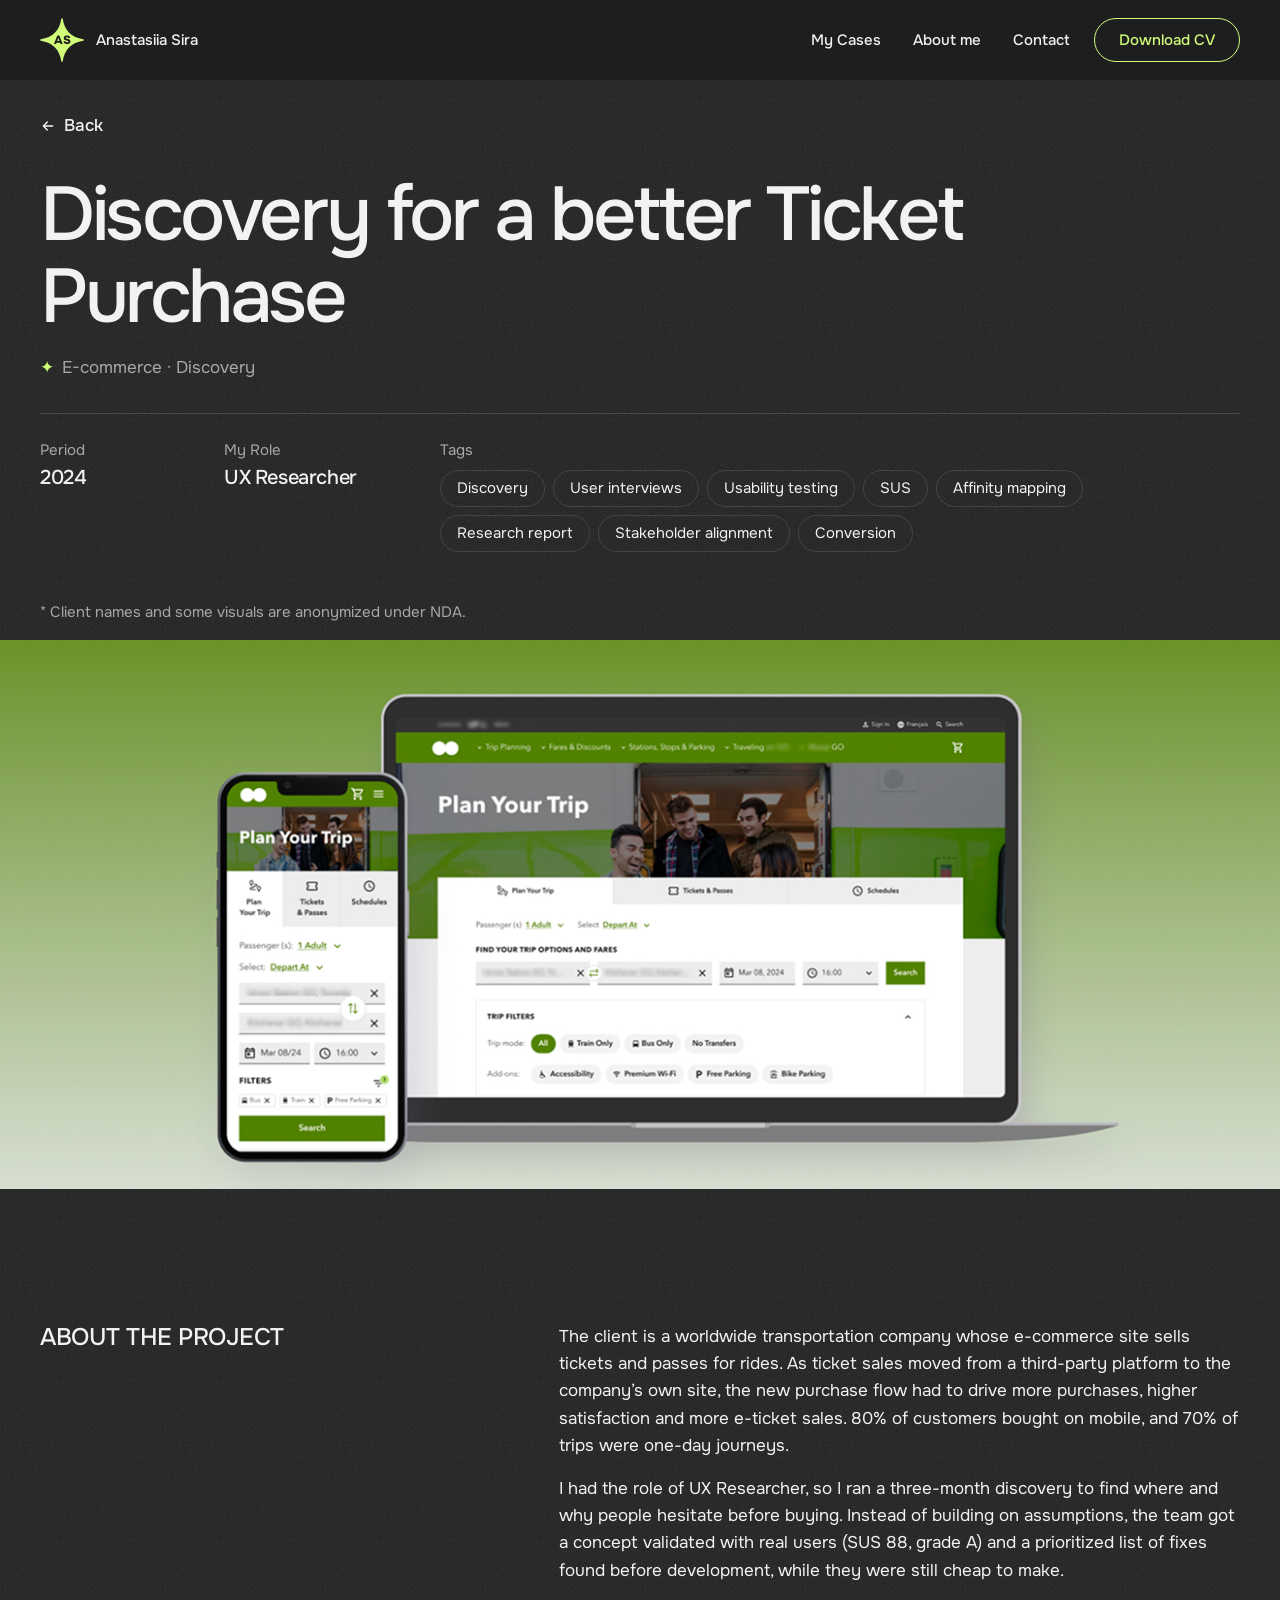
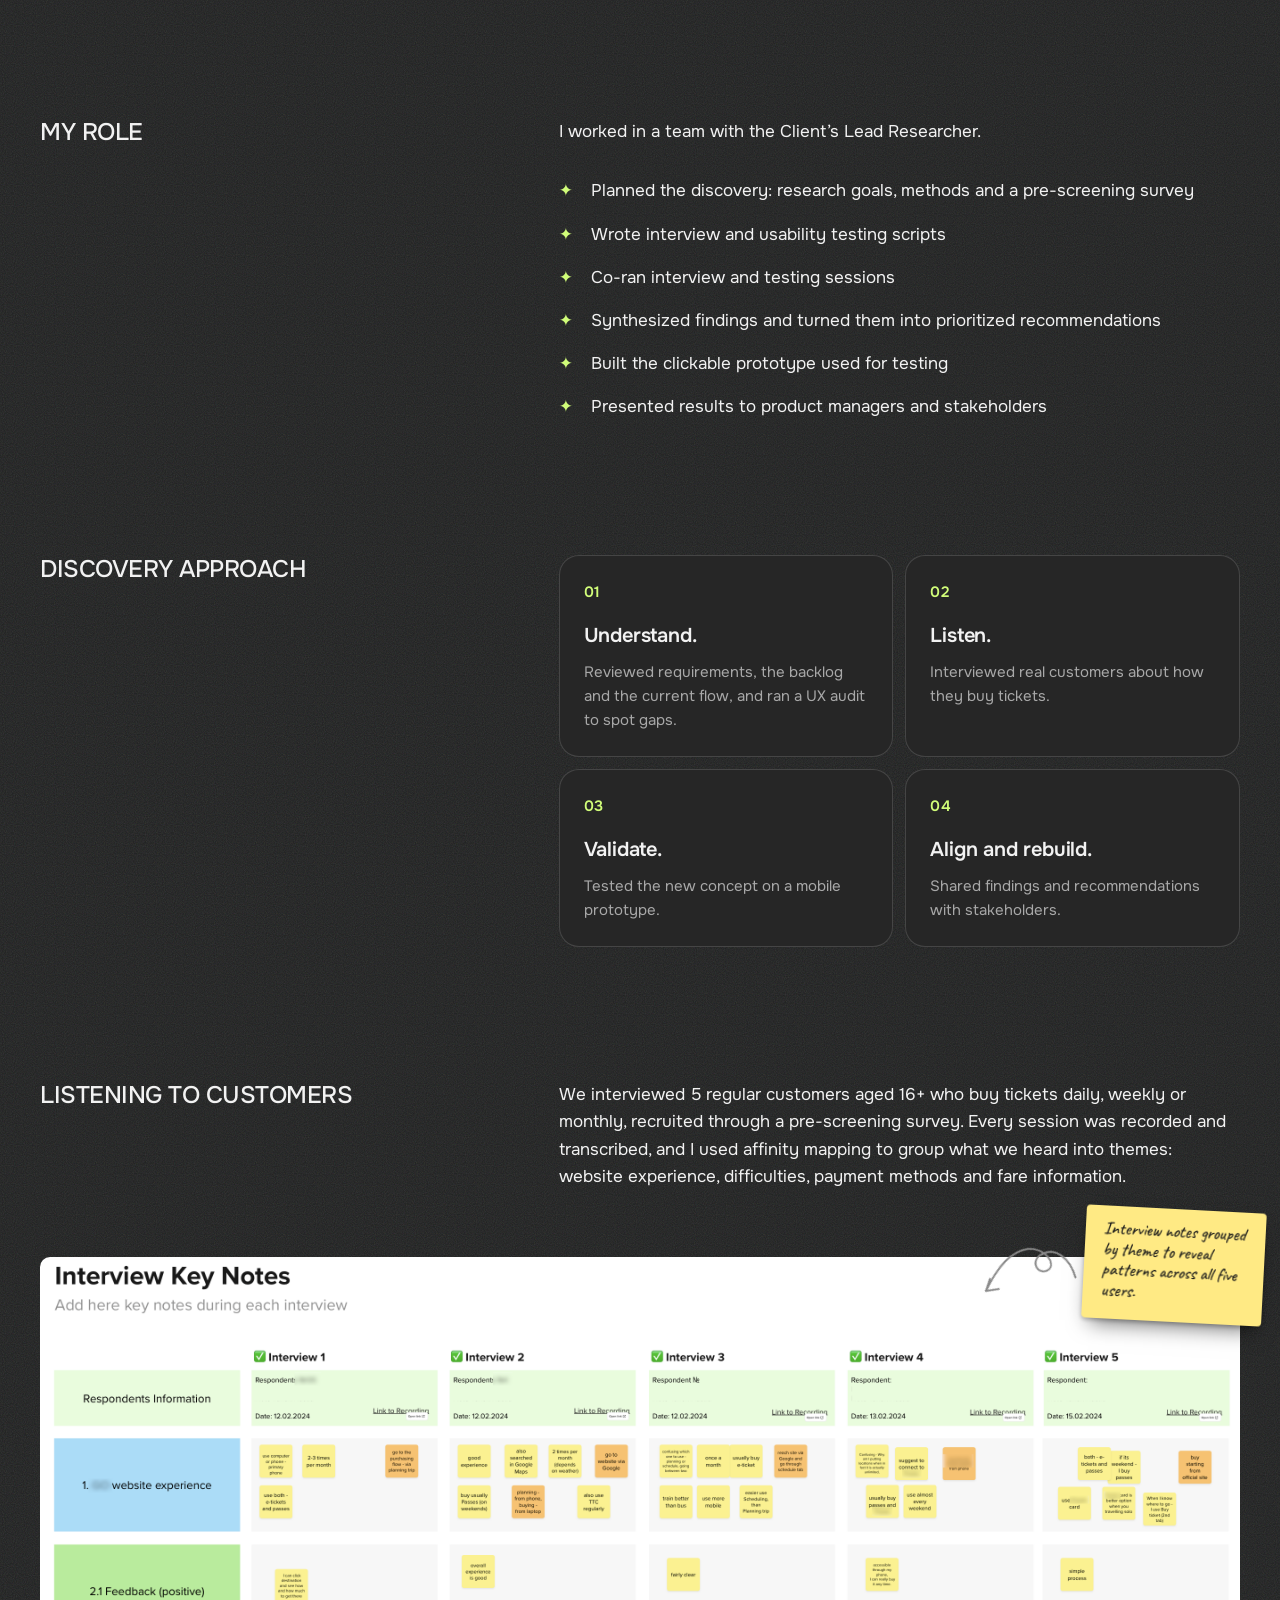
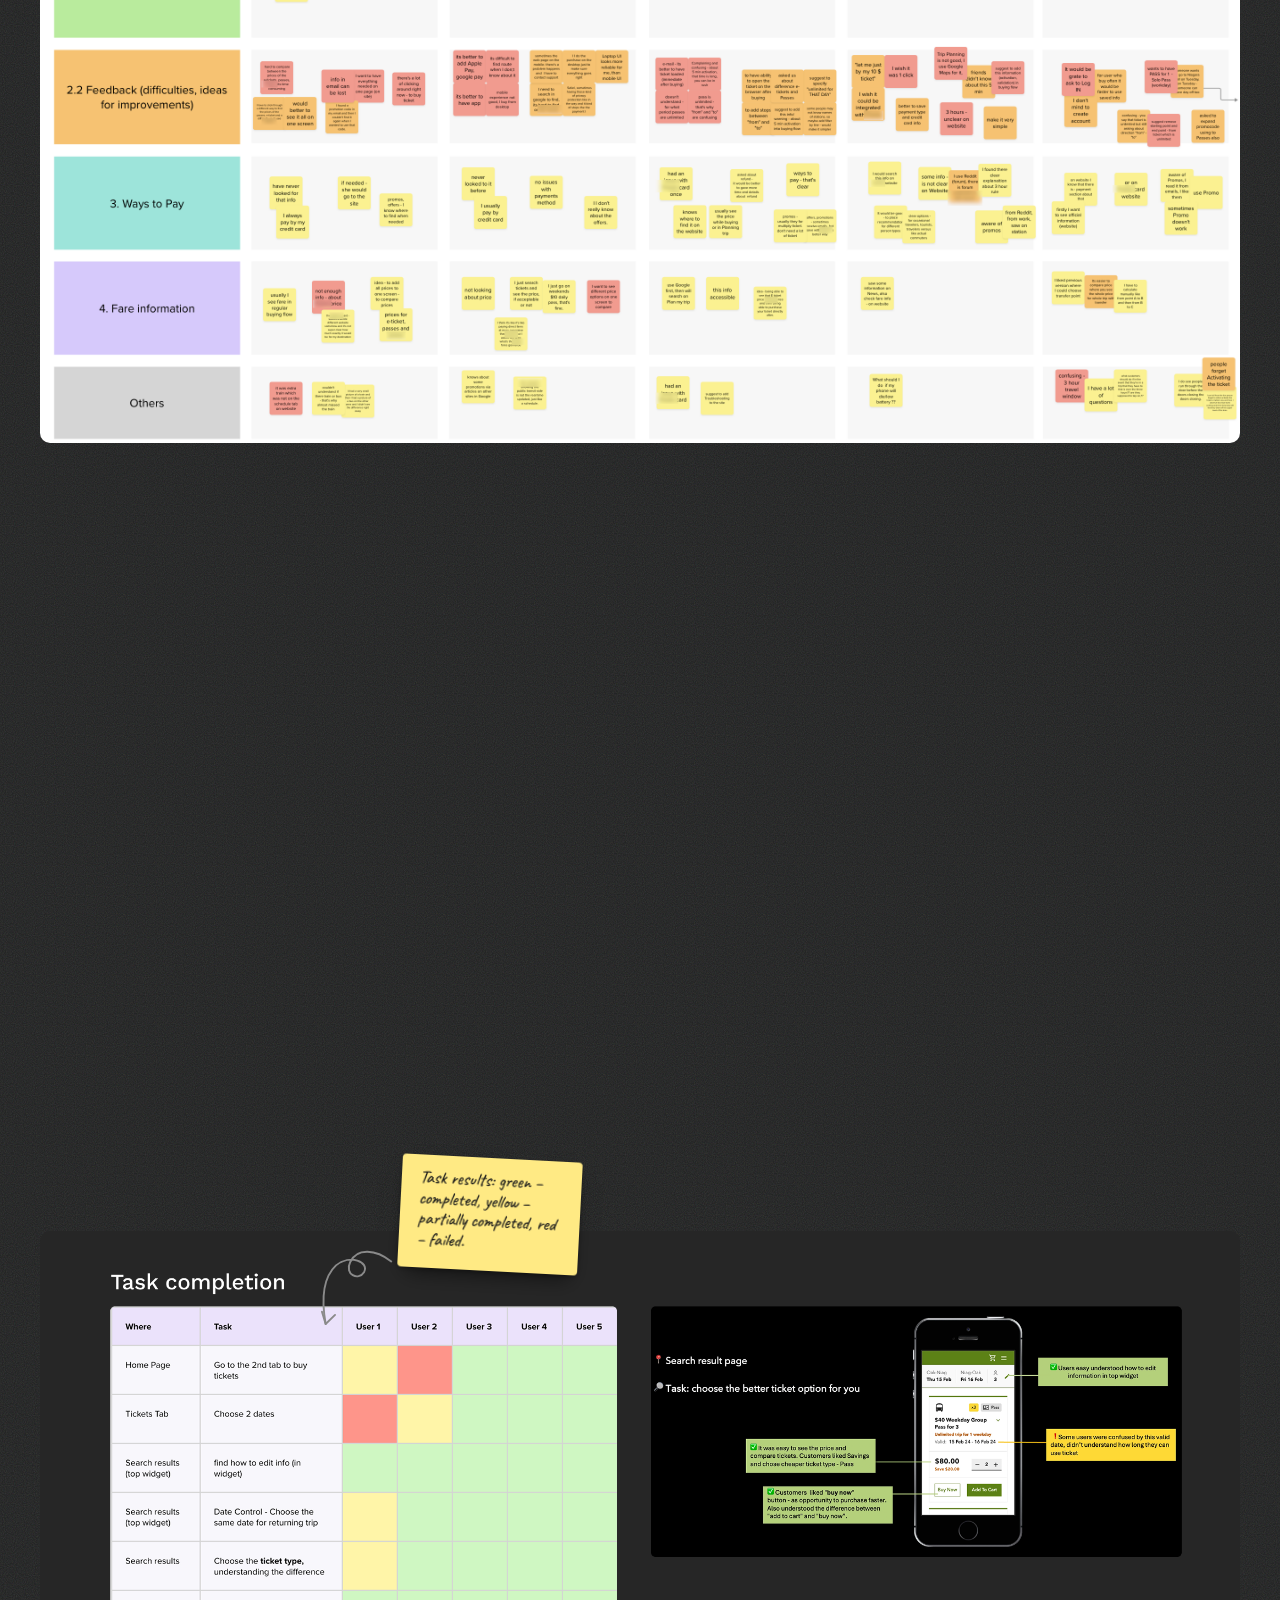
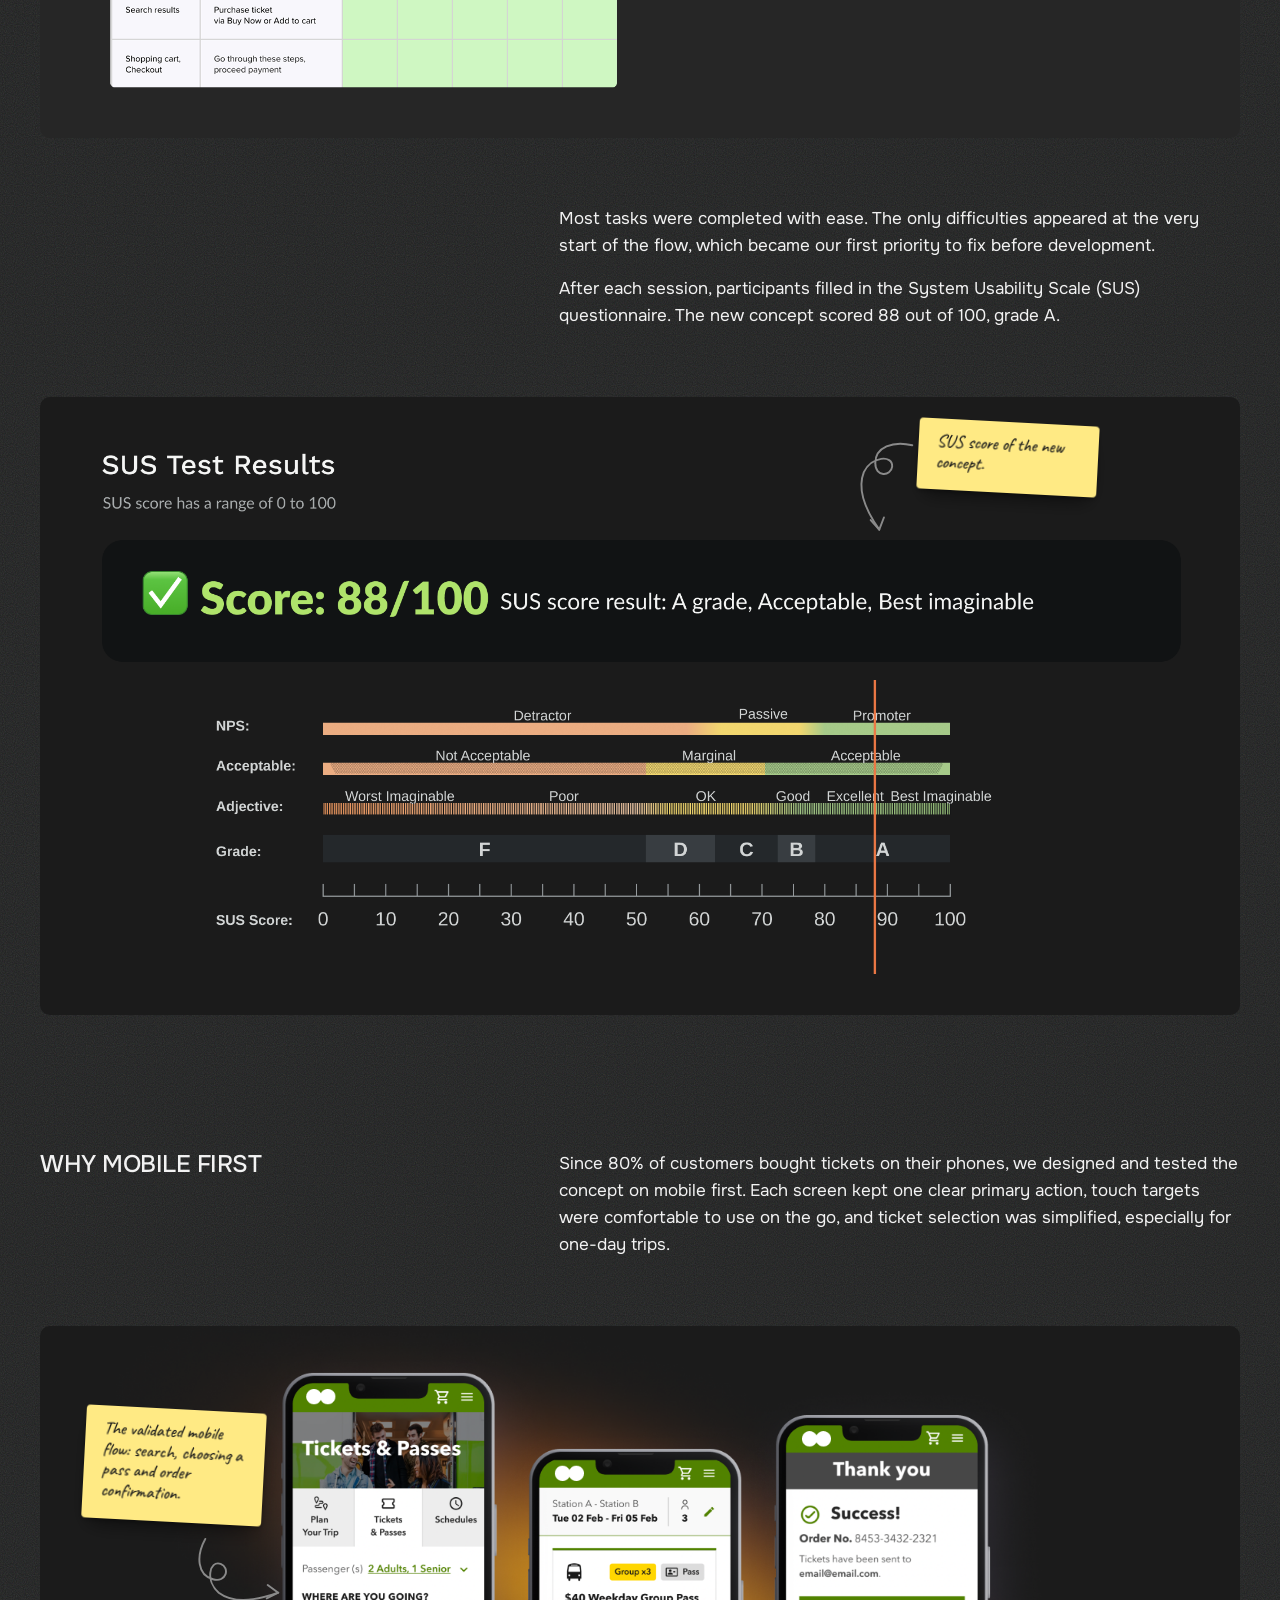
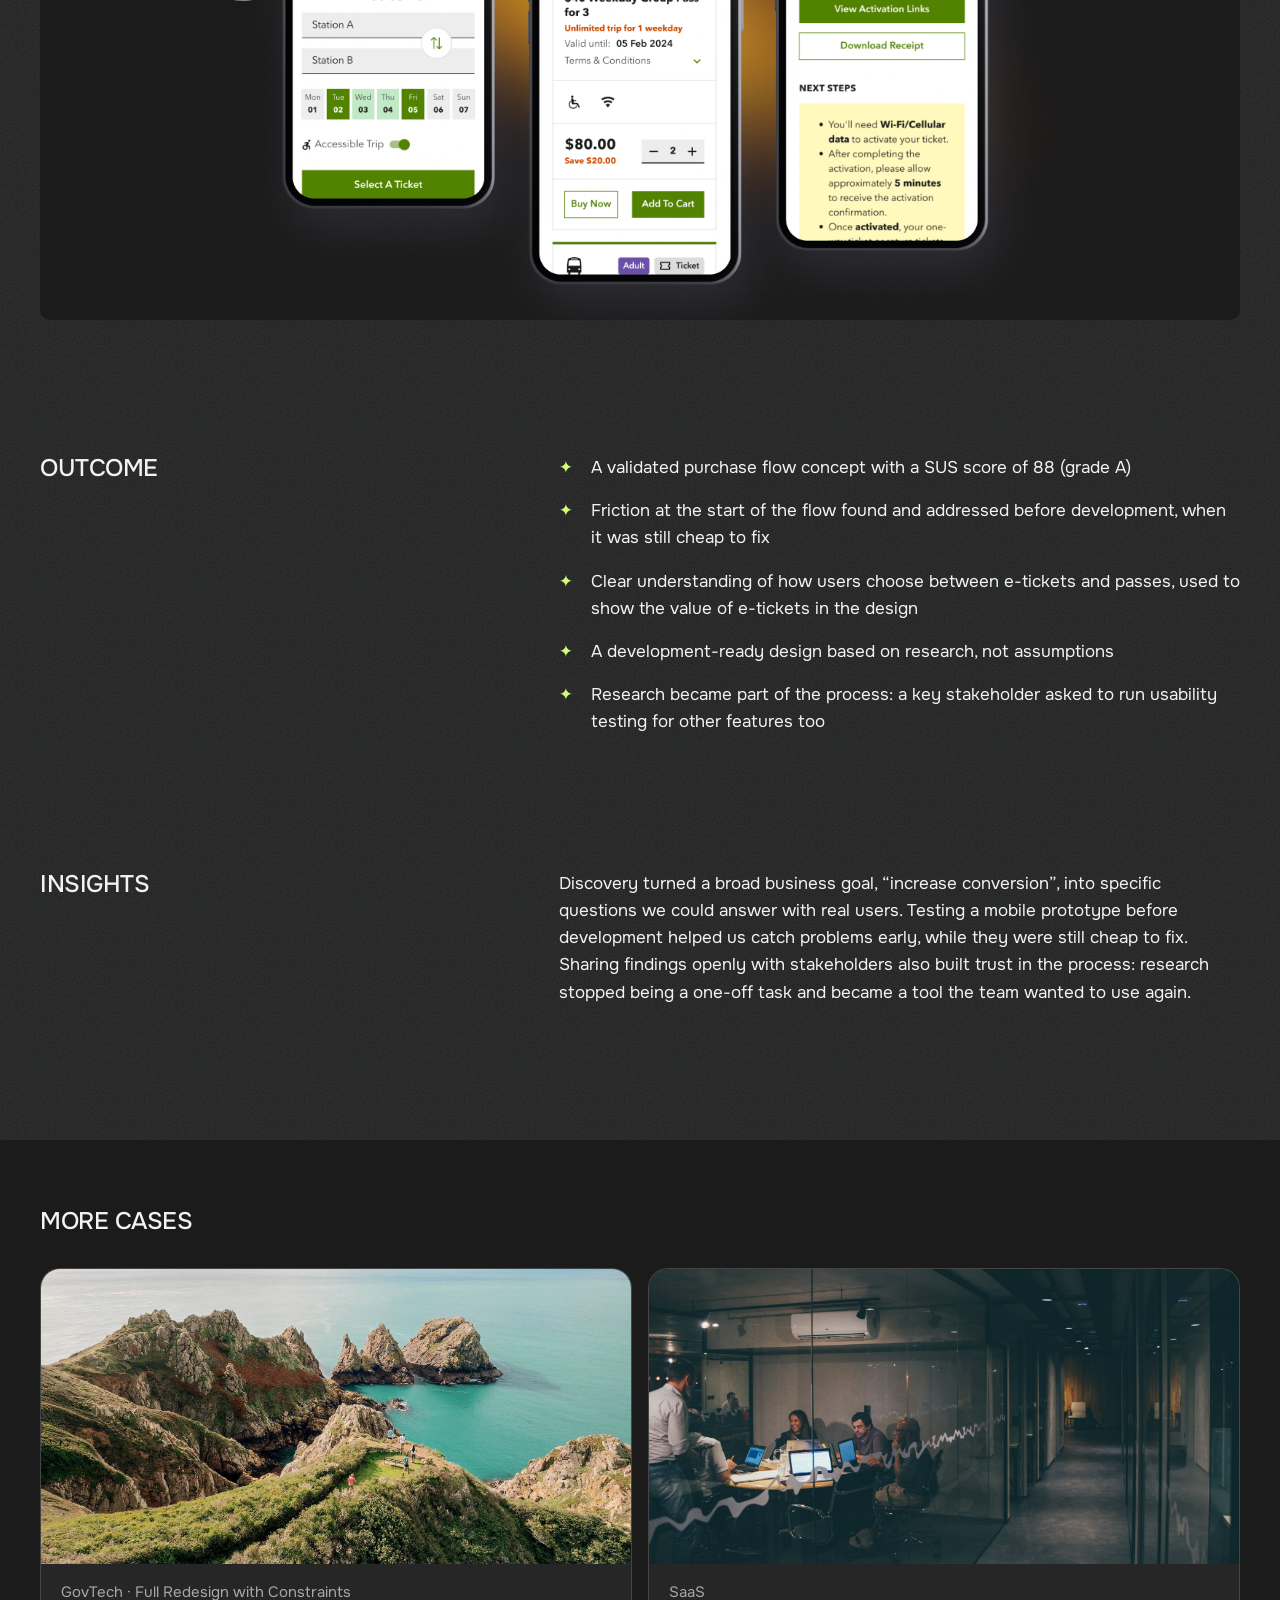
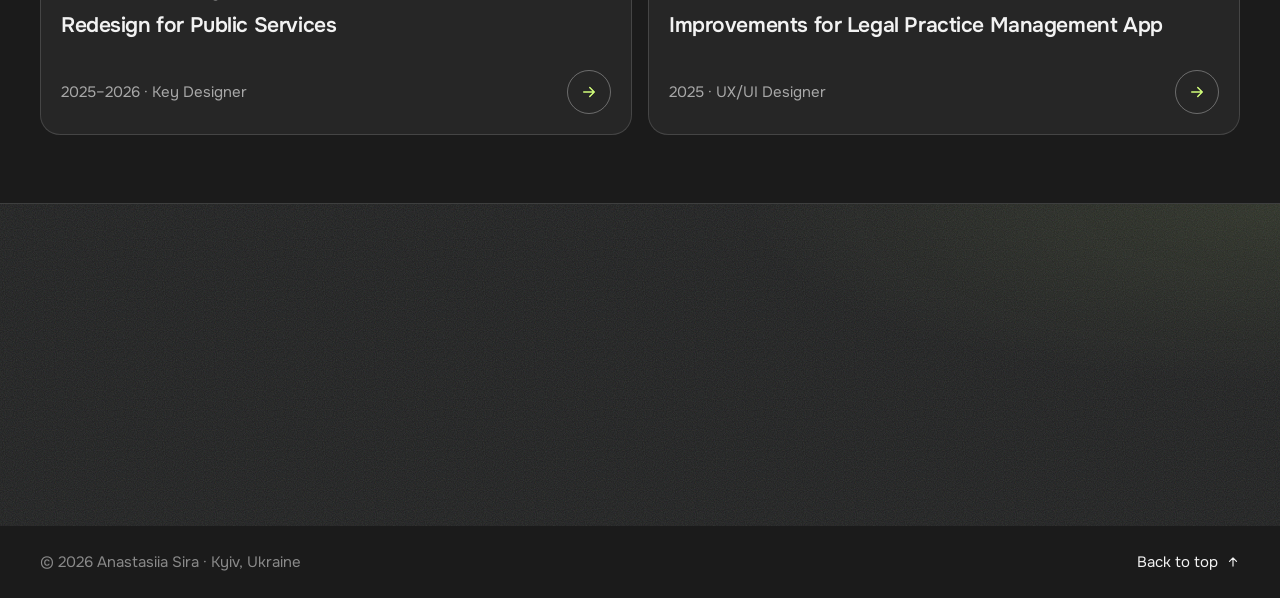
<file: case-tickets.html>
<!doctype html>
<html lang="en">
<head>
  <meta charset="utf-8">
  <meta name="viewport" content="width=device-width, initial-scale=1">
  <title>Discovery for a better Ticket Purchase — Anastasiia Sira</title>
  <meta name="description" content="Case study by Anastasiia Sira: Discovery for a better Ticket Purchase (E-commerce · Discovery).">
  <!-- Social share preview (Open Graph). Links must be absolute (full https:// address).
       If the site gets another address, replace https://siraanastasiiaportfolio.vercel.app/
       in og:url and og:image below. -->
  <meta property="og:type" content="website">
  <meta property="og:site_name" content="Anastasiia Sira">
  <meta property="og:title" content="Discovery for a better Ticket Purchase — Anastasiia Sira">
  <meta property="og:description" content="Case study by Anastasiia Sira: Discovery for a better Ticket Purchase (E-commerce · Discovery).">
  <meta property="og:url" content="https://siraanastasiiaportfolio.vercel.app/case-tickets.html">
  <meta property="og:image" content="https://siraanastasiiaportfolio.vercel.app/assets/og-image.jpg?v=3">
  <meta property="og:image:width" content="1200">
  <meta property="og:image:height" content="630">
  <meta property="og:image:alt" content="Anastasiia Sira’s name in wavy white letters with lime, red and blue colour fringes on a dark background.">
  <meta name="twitter:card" content="summary_large_image">
  <!-- Favicon: yellow star from the logo, no letters (SVG for modern browsers, PNG fallbacks, iPhone home screen) -->
  <link rel="icon" type="image/svg+xml" href="assets/favicon.svg?v=2">
  <link rel="icon" type="image/png" sizes="32x32" href="assets/favicon-32.png?v=2">
  <link rel="icon" type="image/png" sizes="192x192" href="assets/favicon-192.png?v=2">
  <link rel="apple-touch-icon" href="assets/apple-touch-icon.png?v=2">
  <link rel="preconnect" href="https://fonts.googleapis.com">
  <link rel="preconnect" href="https://fonts.gstatic.com" crossorigin>
  <link href="https://fonts.googleapis.com/css2?family=Caveat:wght@500&family=Onest:wght@400;500;600;800&display=swap" rel="stylesheet">
  <link rel="stylesheet" href="styles.css">
  <script src="script.js" defer></script>
</head>
<body id="top" class="page-case">

  <a class="skip-link" href="#main">Skip to content</a>

  <!-- ================= HEADER ================= -->
  <header class="site-header">
    <div class="container header__inner">
      <a class="logo" href="index.html" aria-label="Anastasiia Sira, home page">
        <svg viewBox="0 0 48 48" aria-hidden="true" focusable="false"><path class="logo__star" d="M24 1C26 14 34 22 47 24C34 26 26 34 24 47C22 34 14 26 1 24C14 22 22 14 24 1Z"/><text class="logo__text" x="24" y="28.6" text-anchor="middle" font-family="Onest, Arial, sans-serif" font-size="13" font-weight="800">AS</text></svg>
        <span class="logo__name">Anastasiia Sira</span>
      </a>

      <nav class="nav" aria-label="Main">
        <ul class="nav__list">
          <li><a class="nav__link link-underline" href="index.html#work">My Cases</a></li>
          <li><a class="nav__link link-underline" href="index.html#about">About me</a></li>
          <li><a class="nav__link link-underline" href="#contact">Contact</a></li>
        </ul>
      </nav>

      <a class="btn btn--secondary header__cv" href="assets/cv.pdf" target="_blank" rel="noopener">Download CV<span class="sr-only"> (opens in new tab)</span></a>

      <button class="menu-toggle" type="button" aria-expanded="false" aria-controls="mobile-menu" aria-label="Open menu">
        <svg class="icon-burger" viewBox="0 0 28 28" fill="none" stroke="currentColor" stroke-width="2.2" stroke-linecap="round" aria-hidden="true" focusable="false"><path d="M5 10h18M5 18h18"/></svg>
        <svg class="icon-close" viewBox="0 0 28 28" fill="none" stroke="currentColor" stroke-width="2.2" stroke-linecap="round" aria-hidden="true" focusable="false"><path d="M7 7l14 14M21 7L7 21"/></svg>
      </button>
    </div>
  </header>

  <!-- ================= MOBILE MENU ================= -->
  <div class="mobile-menu" id="mobile-menu" hidden>
    <div class="container">
      <nav aria-label="Mobile">
        <ul class="mobile-menu__nav">
          <li><a class="mobile-menu__link" href="index.html#work">My Cases <span class="circle-arrow" aria-hidden="true"><svg viewBox="0 0 24 24" fill="none" stroke="currentColor" stroke-width="2" stroke-linecap="round" stroke-linejoin="round"><path d="M5 12h14M13 6l6 6-6 6"/></svg></span></a></li>
          <li><a class="mobile-menu__link" href="index.html#about">About me <span class="circle-arrow" aria-hidden="true"><svg viewBox="0 0 24 24" fill="none" stroke="currentColor" stroke-width="2" stroke-linecap="round" stroke-linejoin="round"><path d="M5 12h14M13 6l6 6-6 6"/></svg></span></a></li>
          <li><a class="mobile-menu__link" href="#contact">Contact <span class="circle-arrow" aria-hidden="true"><svg viewBox="0 0 24 24" fill="none" stroke="currentColor" stroke-width="2" stroke-linecap="round" stroke-linejoin="round"><path d="M5 12h14M13 6l6 6-6 6"/></svg></span></a></li>
        </ul>
      </nav>

      <ul class="mobile-menu__contacts">
        <li>
          <a class="contact__link" href="mailto:sira.anastasiia@gmail.com">
            <span class="contact__label">Email <svg viewBox="0 0 24 24" fill="none" stroke="currentColor" stroke-width="1.8" stroke-linecap="round" stroke-linejoin="round" aria-hidden="true" focusable="false"><rect x="3" y="5" width="18" height="14" rx="2"/><path d="m3 7 9 6 9-6"/></svg></span>
            <span class="contact__value">sira.anastasiia@gmail.com</span>
          </a>
        </li>
        <li>
          <a class="contact__link" href="https://t.me/Nastia2323" target="_blank" rel="noopener">
            <span class="contact__label">Telegram <svg viewBox="0 0 24 24" fill="none" stroke="currentColor" stroke-width="2" stroke-linecap="round" stroke-linejoin="round" aria-hidden="true" focusable="false"><path d="M7 17 17 7M8 7h9v9"/></svg></span>
            <span class="contact__value">@Nastia2323</span><span class="sr-only"> (opens in new tab)</span>
          </a>
        </li>
        <li>
          <a class="contact__link" href="https://www.linkedin.com/in/anastasiiasira" target="_blank" rel="noopener">
            <span class="contact__label">LinkedIn <svg viewBox="0 0 24 24" fill="none" stroke="currentColor" stroke-width="2" stroke-linecap="round" stroke-linejoin="round" aria-hidden="true" focusable="false"><path d="M7 17 17 7M8 7h9v9"/></svg></span>
            <span class="contact__value">linkedin.com/in/anastasiiasira</span><span class="sr-only"> (opens in new tab)</span>
          </a>
        </li>
      </ul>

      <a class="btn btn--primary btn--block" href="assets/cv.pdf" target="_blank" rel="noopener">Download CV<span class="sr-only"> (opens in new tab)</span></a>
    </div>
  </div>

  <main id="main">

    <!-- ================= CASE HERO ================= -->
    <section class="case-hero container" aria-labelledby="case-title">
      <a class="back-link link-underline" href="index.html#work"><svg viewBox="0 0 24 24" fill="none" stroke="currentColor" stroke-width="2" stroke-linecap="round" stroke-linejoin="round" aria-hidden="true" focusable="false"><path d="M19 12H5M11 6l-6 6 6 6"/></svg> Back</a>

      <h1 class="case-hero__title" id="case-title">Discovery for a better Ticket Purchase</h1>
      <p class="case-hero__eyebrow"><span class="accent" aria-hidden="true">✦</span> E-commerce · Discovery</p>

      <dl class="case-meta">
        <div>
          <dt class="case-meta__label">Period</dt>
          <dd class="case-meta__value">2024</dd>
        </div>
        <div>
          <dt class="case-meta__label">My Role</dt>
          <dd class="case-meta__value">UX Researcher</dd>
        </div>
        <div>
          <dt class="case-meta__label">Tags</dt>
          <dd><ul class="chips">
            <li class="chip">Discovery</li>
            <li class="chip">User interviews</li>
            <li class="chip">Usability testing</li>
            <li class="chip">SUS</li>
            <li class="chip">Affinity mapping</li>
            <li class="chip">Research report</li>
            <li class="chip">Stakeholder alignment</li>
            <li class="chip">Conversion</li>
          </ul></dd>
        </div>
      </dl>
    </section>

    <!-- Same NDA note as under the cards on the main page -->
    <p class="container cards-note case-note">* Client names and some visuals are anonymized under NDA.</p>

    <!-- ================= COVER IMAGE ================= -->
    <div class="case-cover media media--cover">
      <img src="assets/tickets-cover.jpg" alt="" width="1320" height="660" loading="lazy">
    </div>

    <!-- ================= ABOUT THE PROJECT ================= -->
    <section class="section container split" aria-labelledby="about-project-title">
      <h2 class="section-title" id="about-project-title">About the Project</h2>
      <div class="prose prose--flush">
        <p>The client is a worldwide transportation company whose e-commerce site sells tickets and passes for rides. As ticket sales moved from a third-party platform to the company’s own site, the new purchase flow had to drive more purchases, higher satisfaction and more e-ticket sales. 80% of customers bought on mobile, and 70% of trips were one-day journeys.</p>
        <p>I had the role of UX Researcher, so I ran a three-month discovery to find where and why people hesitate before buying. Instead of building on assumptions, the team got a concept validated with real users (SUS 88, grade A) and a prioritized list of fixes found before development, while they were still cheap to make.</p>
      </div>
    </section>

    <!-- ================= MY ROLE ================= -->
    <section class="section container split" aria-labelledby="role-title">
      <h2 class="section-title" id="role-title">My Role</h2>
      <div class="prose prose--flush">
        <p>I worked in a team with the Client’s Lead Researcher.</p>
        <ul class="star-list">
          <li>Planned the discovery: research goals, methods and a pre-screening survey</li>
          <li>Wrote interview and usability testing scripts</li>
          <li>Co-ran interview and testing sessions</li>
          <li>Synthesized findings and turned them into prioritized recommendations</li>
          <li>Built the clickable prototype used for testing</li>
          <li>Presented results to product managers and stakeholders</li>
        </ul>
      </div>
    </section>

    <!-- ================= DISCOVERY APPROACH =================
         Four steps as numbered cards: one column on phones, 2 × 2 from tablet up -->
    <section class="section container split" aria-labelledby="approach-title">
      <h2 class="section-title" id="approach-title">Discovery Approach</h2>
      <ol class="steps">
        <li class="step">
          <span class="step__num" aria-hidden="true">01</span>
          <h3 class="step__title">Understand.</h3>
          <p class="step__text">Reviewed requirements, the backlog and the current flow, and ran a UX audit to spot gaps.</p>
        </li>
        <li class="step">
          <span class="step__num" aria-hidden="true">02</span>
          <h3 class="step__title">Listen.</h3>
          <p class="step__text">Interviewed real customers about how they buy tickets.</p>
        </li>
        <li class="step">
          <span class="step__num" aria-hidden="true">03</span>
          <h3 class="step__title">Validate.</h3>
          <p class="step__text">Tested the new concept on a mobile prototype.</p>
        </li>
        <li class="step">
          <span class="step__num" aria-hidden="true">04</span>
          <h3 class="step__title">Align and rebuild.</h3>
          <p class="step__text">Shared findings and recommendations with stakeholders.</p>
        </li>
      </ol>
    </section>

    <!-- ================= LISTENING TO CUSTOMERS ================= -->
    <section class="section container split" aria-labelledby="listening-title">
      <h2 class="section-title" id="listening-title">Listening to Customers</h2>
      <div class="prose prose--flush">
        <p>We interviewed 5 regular customers aged 16+ who buy tickets daily, weekly or monthly, recruited through a pre-screening survey. Every session was recorded and transcribed, and I used affinity mapping to group what we heard into themes: website experience, difficulties, payment methods and fare information.</p>
      </div>
    </section>

    <!-- Interview board: full content width (same side spacing as the titles).
         Yellow sticker on the top-right corner, half on the image, half on the page -->
    <div class="case-shot case-shot--full container">
      <figure class="case-shot__frame has-sticker">
        <div class="media media--shot media--sharp" style="--ratio: 2692 / 1762">
          <img src="assets/tickets-5.png" alt="Interview key notes board: five interviews in columns, with sticky notes grouped by website experience, positive feedback, difficulties and ideas, ways to pay, fare information and other notes." width="2692" height="1762" loading="lazy">
        </div>
        <svg class="sticker-arrow" style="--arrow-top: -1.4rem; --arrow-left: calc(100% - 17.75rem + clamp(0.5rem, (100vw - 75rem) / 2 - 1rem, 3.25rem)); --arrow-turn: 135deg" viewBox="0 0 100 80" aria-hidden="true" focusable="false"><path d="M18 2C8 20 10 40 26 44C40 48 44 32 34 28C22 24 18 46 32 58C48 70 72 66 94 58"/><path class="sticker-arrow__head" d="M83 50L94 58L82 64"/></svg>
        <figcaption class="sticker" style="--sticker-top: -3rem; --sticker-left: calc(100% - 10.5rem); --sticker-left-lg: calc(100% - 11.25rem + clamp(0.5rem, (100vw - 75rem) / 2 - 1rem, 3.25rem)); --sticker-margin: 0 0 -1rem auto">Interview notes grouped by theme to reveal patterns across all five users.</figcaption>
      </figure>
    </div>

    <!-- ================= WHAT WE LEARNED =================
         The first words of each finding (up to the colon) are SemiBold, for scanning -->
    <section class="section container split" aria-labelledby="learned-title">
      <h2 class="section-title" id="learned-title">What We Learned</h2>
      <ul class="star-list">
        <li><span class="star-list__lead">Choosing the right ticket was the main source of hesitation:</span> users found it hard to compare prices of e-tickets, passes and transit cards, and weren’t sure which option fit their trip.</li>
        <li><span class="star-list__lead">Mobile didn’t feel trustworthy enough to buy:</span> some users switched to a laptop because the mobile flow felt less reliable and needed too many clicks, even though most of them start on their phones.</li>
        <li><span class="star-list__lead">Buying wasn’t the end of the journey:</span> people often forgot to activate their e-ticket, and the activation wait felt stressful when they were rushing to catch a ride.</li>
      </ul>
    </section>

    <!-- ================= VALIDATING THE CONCEPT ================= -->
    <section class="section container split" aria-labelledby="validating-title">
      <h2 class="section-title" id="validating-title">Validating the Concept</h2>
      <div class="prose prose--flush">
        <p>Based on these insights, the team created a new mobile purchase flow, and I built a clickable prototype to test it. We ran 5 sessions of 30 minutes, each with 7 tasks, to answer three questions: can people complete a purchase, where do they get stuck, and how do they choose between e-tickets and passes?</p>
      </div>
    </section>

    <!-- Task completion results: full content width image inside "Validating the Concept".
         Yellow sticker above the table: floating on the image from desktop up,
         above the image on smaller screens. -->
    <div class="case-shot case-shot--full case-shot--roomy container">
      <figure class="case-shot__frame has-sticker">
        <div class="media media--shot media--sharp" style="--ratio: 2182 / 921">
          <img src="assets/tickets-6.png" alt="Task completion results: a table of 7 tasks for 5 users coloured green, yellow or red by success, and the search results screen on a phone with notes on what users understood or found confusing." width="2182" height="921" loading="lazy">
        </div>
        <svg class="sticker-arrow" style="--arrow-top: 1rem; --arrow-left: calc(30% - 6.1rem); --arrow-turn: 100deg" viewBox="0 0 100 80" aria-hidden="true" focusable="false"><path d="M18 2C8 20 10 40 26 44C40 48 44 32 34 28C22 24 18 46 32 58C48 70 72 66 94 58"/><path class="sticker-arrow__head" d="M83 50L94 58L82 64"/></svg>
        <figcaption class="sticker sticker--float-lg" style="--sticker-top: calc(14% - 9rem); --sticker-left: 30%; --sticker-margin: 0 0 0.5rem 0">Task results: green – completed, yellow – partially completed, red – failed.</figcaption>
      </figure>
    </div>

    <!-- "Validating the Concept" continues after the image (same right column, no title) -->
    <div class="container split case-continue">
      <div aria-hidden="true"></div>
      <div class="prose prose--flush">
        <p>Most tasks were completed with ease. The only difficulties appeared at the very start of the flow, which became our first priority to fix before development.</p>
        <p>After each session, participants filled in the System Usability Scale (SUS) questionnaire. The new concept scored 88 out of 100, grade A.</p>
      </div>
    </div>

    <!-- SUS results: full content width. Yellow sticker in the empty top-right corner,
         grey arrow pointing down-left at the score (desktop) -->
    <div class="case-shot case-shot--full container">
      <figure class="case-shot__frame has-sticker">
        <div class="media media--shot media--sharp" style="--ratio: 2128 / 1097">
          <img src="assets/tickets-7.png" alt="SUS test results: score 88 out of 100, grade A, Acceptable, Best imaginable, shown on the SUS scale with NPS, acceptability, adjective and grade bands." width="2128" height="1097" loading="lazy">
        </div>
        <svg class="sticker-arrow" style="--arrow-top: calc(4% + 1.5rem); --arrow-left: calc(74% - 5.7rem); --arrow-turn: 75deg" viewBox="0 0 100 80" aria-hidden="true" focusable="false"><path d="M18 2C8 20 10 40 26 44C40 48 44 32 34 28C22 24 18 46 32 58C48 70 72 66 94 58"/><path class="sticker-arrow__head" d="M83 50L94 58L82 64"/></svg>
        <figcaption class="sticker" style="--sticker-top: 4%; --sticker-left: calc(74% - 10px); --sticker-margin: 0 0 -1rem auto">SUS score of the new concept.</figcaption>
      </figure>
    </div>

    <!-- ================= WHY MOBILE FIRST ================= -->
    <section class="section container split" aria-labelledby="mobile-title">
      <h2 class="section-title" id="mobile-title">Why Mobile First</h2>
      <div class="prose prose--flush">
        <p>Since 80% of customers bought tickets on their phones, we designed and tested the concept on mobile first. Each screen kept one clear primary action, touch targets were comfortable to use on the go, and ticket selection was simplified, especially for one-day trips.</p>
      </div>
    </section>

    <!-- ================= MOBILE SCREENS (full content width) =================
         Yellow sticker on the empty background left of the phones (desktop),
         grey arrow pointing at the left phone -->
    <div class="case-shot case-shot--full container">
      <figure class="case-shot__frame has-sticker">
        <div class="media media--shot media--sharp" style="--ratio: 1564 / 774">
          <img src="assets/tickets-8.png" alt="Three mobile screens of the redesigned ticket purchase flow: Tickets &amp; Passes search, choosing a group pass with Buy Now and Add To Cart, and the order success page." width="1564" height="774" loading="lazy">
        </div>
        <svg class="sticker-arrow" style="--arrow-top: calc(14% + 8rem); --arrow-left: calc(20.3% - 6rem); --arrow-turn: 0deg" viewBox="0 0 100 80" aria-hidden="true" focusable="false"><path d="M18 2C8 20 10 40 26 44C40 48 44 32 34 28C22 24 18 46 32 58C48 70 72 66 94 58"/><path class="sticker-arrow__head" d="M83 50L94 58L82 64"/></svg>
        <figcaption class="sticker sticker--float-lg" style="--sticker-top: 14%; --sticker-left: calc(20.3% - 12.5rem); --sticker-margin: 0 0 -1rem 0">The validated mobile flow: search, choosing a pass and order confirmation.</figcaption>
      </figure>
    </div>

    <!-- ================= OUTCOME ================= -->
    <section class="section container split" aria-labelledby="outcome-title">
      <h2 class="section-title" id="outcome-title">Outcome</h2>
      <ul class="star-list">
        <li>A validated purchase flow concept with a SUS score of 88 (grade A)</li>
        <li>Friction at the start of the flow found and addressed before development, when it was still cheap to fix</li>
        <li>Clear understanding of how users choose between e-tickets and passes, used to show the value of e-tickets in the design</li>
        <li>A development-ready design based on research, not assumptions</li>
        <li>Research became part of the process: a key stakeholder asked to run usability testing for other features too</li>
      </ul>
    </section>

    <!-- ================= INSIGHTS ================= -->
    <section class="section container split" aria-labelledby="insights-title">
      <h2 class="section-title" id="insights-title">Insights</h2>
      <div class="prose prose--flush">
        <p>Discovery turned a broad business goal, “increase conversion”, into specific questions we could answer with real users. Testing a mobile prototype before development helped us catch problems early, while they were still cheap to fix. Sharing findings openly with stakeholders also built trust in the process: research stopped being a one-off task and became a tool the team wanted to use again.</p>
      </div>
    </section>

    <!-- ================= MORE CASES =================
         Full-width dark band (same colour as the header) to separate
         the other cases from the story of this one -->
    <section class="more-cases" aria-labelledby="more-title">
      <div class="container">
        <h2 class="section-title" id="more-title">More cases</h2>
        <ul class="cards">
          <li>
            <a class="case-card" href="case-govtech.html">
              <div class="case-card__media media media--card">
                <img src="assets/govtech-cover.jpeg" alt="" width="1920" height="1080" loading="lazy">
              </div>
              <div class="case-card__body">
                <p class="case-card__label">GovTech · Full Redesign with Constraints</p>
                <h3 class="case-card__title">Redesign for Public Services</h3>
                <div class="case-card__footer">
                  <p class="case-card__meta">2025–2026 · Key Designer</p>
                  <span class="circle-arrow" aria-hidden="true"><svg viewBox="0 0 24 24" fill="none" stroke="currentColor" stroke-width="2" stroke-linecap="round" stroke-linejoin="round"><path d="M5 12h14M13 6l6 6-6 6"/></svg></span>
                </div>
              </div>
            </a>
          </li>
          <li>
            <a class="case-card" href="case-legal.html">
              <div class="case-card__media media media--card">
                <img src="assets/legal-cover.jpg" alt="" width="3600" height="1851" loading="lazy">
              </div>
              <div class="case-card__body">
                <p class="case-card__label">SaaS</p>
                <h3 class="case-card__title">Improvements for Legal Practice Management App</h3>
                <div class="case-card__footer">
                  <p class="case-card__meta">2025 · UX/UI Designer</p>
                  <span class="circle-arrow" aria-hidden="true"><svg viewBox="0 0 24 24" fill="none" stroke="currentColor" stroke-width="2" stroke-linecap="round" stroke-linejoin="round"><path d="M5 12h14M13 6l6 6-6 6"/></svg></span>
                </div>
              </div>
            </a>
          </li>
        </ul>
      </div>
    </section>

    <!-- ================= CONTACT ================= -->
    <section class="contact" id="contact" aria-labelledby="contact-title">
      <div class="container contact__inner">
        <div class="section-heading">
          <h2 class="section-title" id="contact-title">Let’s connect to discuss more <svg class="title-star" viewBox="0 0 48 48" aria-hidden="true" focusable="false"><path d="M24 1C26 14 34 22 47 24C34 26 26 34 24 47C22 34 14 26 1 24C14 22 22 14 24 1Z"/></svg></h2>
        </div>

        <ul class="contact__list">
          <li class="contact__email">
            <a class="contact__link" href="mailto:sira.anastasiia@gmail.com">
              <span class="contact__label">Email <svg viewBox="0 0 24 24" fill="none" stroke="currentColor" stroke-width="1.8" stroke-linecap="round" stroke-linejoin="round" aria-hidden="true" focusable="false"><rect x="3" y="5" width="18" height="14" rx="2"/><path d="m3 7 9 6 9-6"/></svg></span>
              <span class="contact__value">sira.anastasiia@gmail.com</span>
            </a>
            <button class="copy-btn" type="button" data-copy="sira.anastasiia@gmail.com" aria-label="Copy email address">
              <!-- MUI ContentCopyOutlined icon -->
              <svg class="copy-btn__icon copy-btn__icon--copy" viewBox="0 0 24 24" aria-hidden="true" focusable="false"><path d="M16 1H4c-1.1 0-2 .9-2 2v14h2V3h12V1zm3 4H8c-1.1 0-2 .9-2 2v14c0 1.1.9 2 2 2h11c1.1 0 2-.9 2-2V7c0-1.1-.9-2-2-2zm0 16H8V7h11v14z"/></svg>
              <!-- MUI ContentCopy (filled) icon, shown on hover/focus -->
              <svg class="copy-btn__icon copy-btn__icon--hover" viewBox="0 0 24 24" aria-hidden="true" focusable="false"><path d="M16 1H4c-1.1 0-2 .9-2 2v14h2V3h12V1zm3 4H8c-1.1 0-2 .9-2 2v14c0 1.1.9 2 2 2h11c1.1 0 2-.9 2-2V7c0-1.1-.9-2-2-2z"/></svg>
              <!-- MUI CheckOutlined icon, shown after copying -->
              <svg class="copy-btn__icon copy-btn__icon--done" viewBox="0 0 24 24" aria-hidden="true" focusable="false"><path d="M9 16.17 4.83 12l-1.42 1.41L9 19 21 7l-1.41-1.41z"/></svg>
              <span class="copy-btn__label" aria-hidden="true">Copied</span>
            </button>
          </li>
          <li>
            <a class="contact__link" href="https://t.me/Nastia2323" target="_blank" rel="noopener">
              <span class="contact__label">Telegram <svg viewBox="0 0 24 24" fill="none" stroke="currentColor" stroke-width="2" stroke-linecap="round" stroke-linejoin="round" aria-hidden="true" focusable="false"><path d="M7 17 17 7M8 7h9v9"/></svg></span>
              <span class="contact__value">@Nastia2323</span><span class="sr-only"> (opens in new tab)</span>
            </a>
          </li>
          <li>
            <a class="contact__link" href="https://www.linkedin.com/in/anastasiiasira" target="_blank" rel="noopener">
              <span class="contact__label">LinkedIn <svg viewBox="0 0 24 24" fill="none" stroke="currentColor" stroke-width="2" stroke-linecap="round" stroke-linejoin="round" aria-hidden="true" focusable="false"><path d="M7 17 17 7M8 7h9v9"/></svg></span>
              <span class="contact__value">linkedin.com/in/anastasiiasira</span><span class="sr-only"> (opens in new tab)</span>
            </a>
          </li>
        </ul>

        <a class="btn btn--secondary" href="assets/cv.pdf" target="_blank" rel="noopener">Download CV<span class="sr-only"> (opens in new tab)</span></a>
        <p class="sr-only" id="copy-status" aria-live="polite"></p>
      </div>
    </section>

  </main>

  <!-- ================= FOOTER ================= -->
  <footer class="site-footer">
    <div class="container footer__inner">
      <p class="footer__copy">© 2026 Anastasiia Sira · Kyiv, Ukraine</p>
      <a class="footer__top link-underline" href="#top">
        Back to top
        <svg viewBox="0 0 24 24" fill="none" stroke="currentColor" stroke-width="2" stroke-linecap="round" stroke-linejoin="round" aria-hidden="true" focusable="false"><path d="M12 19V5M6 11l6-6 6 6"/></svg>
      </a>
    </div>
  </footer>

</body>
</html>
</file>
<file: styles.css>
/* =========================================================
   Portfolio — Anastasiia Sira
   One shared stylesheet for all pages. Dark theme.
   Mobile-first: base styles are for phones, wider screens
   are added in the @media blocks further down.
   ========================================================= */

/* ---------------------------------------------------------
   1. DESIGN TOKENS — change colours, spacing and type here
   --------------------------------------------------------- */
:root {
  /* Colours */
  --color-bg: #1e1f1f;            /* page background */
  --color-bg-deep: #1b1b1b;       /* header, footer */
  --color-surface: #262626;       /* cards */
  --color-placeholder: #2b2b2b;   /* grey box when an image is missing */
  --color-text: #f2f2f2;          /* main text */
  --color-text-muted: #a8a8a8;    /* labels, meta (7:1 on bg) */
  --color-text-subtle: #8a8a8a;   /* non-clickable footer text (5:1 on footer bg, passes AA) */
  --color-accent: #d1fd79;        /* lime, main brand colour (13.7:1 on bg) */
  --color-accent-purple: #6b52f3; /* violet, second accent. 3.25:1 on bg: below WCAG AA for normal text (4.5:1), kept on purpose (brand colour) */
  --color-on-accent: #1a1a1a;     /* text on yellow */
  --color-sticker: #ffea84;        /* sticky note: pale yellow (kept when the brand colour became lime) */
  --color-border: rgba(255, 255, 255, 0.14);
  --color-border-strong: rgba(255, 255, 255, 0.32);
  --color-border-tag: rgba(255, 255, 255, 0.12);  /* soft outline of tags/pills (decorative, not a contrast requirement) */

  /* Typography */
  --font-sans: "Onest", "Helvetica Neue", Arial, system-ui, sans-serif;
  --font-hand: "Caveat", "Segoe Print", "Bradley Hand", cursive;   /* handwritten image captions */
  --fs-xs: 0.8125rem;   /* 13px */
  --fs-sm: 0.9375rem;   /* 15px */
  --fs-base: 1.0625rem; /* 17px */
  --fs-md: 1.25rem;     /* 20px */
  --fs-lg: 1.5rem;      /* 24px — section titles */
  --fs-xl: clamp(1.125rem, 1rem + 0.5vw, 1.3125rem); /* card titles: 18px phone to 21px desktop */
  --fs-hero: clamp(2.375rem, 1.4rem + 4.2vw, 4.25rem);
  --fs-case-title: clamp(2.375rem, 1.3rem + 4.8vw, 4.75rem);
  --lh-tight: 1.08;
  --lh-body: 1.6;

  /* Spacing */
  --space-1: 0.25rem;
  --space-2: 0.5rem;
  --space-3: 0.75rem;
  --space-4: 1rem;
  --space-5: 1.5rem;
  --space-6: 2rem;
  --space-7: 3rem;
  --space-8: 4rem;
  --space-section: clamp(6rem, 4.5rem + 7.5vw, 11.25rem); /* gap between sections (+50%: was 4rem / 3rem + 5vw / 7.5rem) */

  /* Layout */
  --container: 75rem;        /* 1200px */
  --gutter: 1.25rem;         /* side padding on phones */
  --header-h: 4.5rem;        /* sticky header height */
  --radius-sm: 0.75rem;
  --radius-md: 1.25rem;
  --radius-pill: 999px;

  /* Motion */
  --ease: cubic-bezier(0.4, 0, 0.2, 1);       /* standard curve: hovers, buttons, menu, header */
  --ease-out: cubic-bezier(0.2, 0.7, 0.2, 1); /* soft landing: blocks appearing, image zoom */
  --dur-fast: 150ms;    /* tiny changes: icon nudges, button press */
  --dur: 200ms;         /* links, icons, colours */
  --dur-fill: 400ms;    /* yellow fill sliding in / out of buttons on hover */
  --dur-slow: 500ms;    /* header while scrolling */
  --dur-reveal: 700ms;  /* blocks fading in as you scroll */
  --reveal-shift: 1.5rem; /* how far a block rises while it fades in */
  /* Film grain of the page background (14%); also used, moving, in the contact block */
  --page-grain: url("data:image/svg+xml,%3Csvg xmlns='http://www.w3.org/2000/svg' width='160' height='160'%3E%3Cfilter id='n'%3E%3CfeTurbulence type='fractalNoise' baseFrequency='0.9' numOctaves='2' stitchTiles='stitch'/%3E%3C/filter%3E%3Crect width='100%25' height='100%25' filter='url(%23n)' opacity='0.14'/%3E%3C/svg%3E");
  /* Coarser, high-contrast grain for the coloured About cards (risograph look):
     light and dark specks on a solid layer, blended with "overlay" so the card
     keeps its colour on average */
  --noise-riso: url("data:image/svg+xml,%3Csvg xmlns='http://www.w3.org/2000/svg' width='160' height='160'%3E%3Cfilter id='n'%3E%3CfeTurbulence type='fractalNoise' baseFrequency='0.7' numOctaves='2' stitchTiles='stitch'/%3E%3CfeColorMatrix type='saturate' values='0'/%3E%3CfeComponentTransfer%3E%3CfeFuncR type='linear' slope='3' intercept='-1'/%3E%3CfeFuncG type='linear' slope='3' intercept='-1'/%3E%3CfeFuncB type='linear' slope='3' intercept='-1'/%3E%3CfeFuncA type='table' tableValues='1 1'/%3E%3C/feComponentTransfer%3E%3C/filter%3E%3Crect width='100%25' height='100%25' filter='url(%23n)'/%3E%3C/svg%3E");
  /* Film grain for cards (full strength; each card sets how much shows) */
  --noise: url("data:image/svg+xml,%3Csvg xmlns='http://www.w3.org/2000/svg' width='160' height='160'%3E%3Cfilter id='n'%3E%3CfeTurbulence type='fractalNoise' baseFrequency='0.85' numOctaves='3' stitchTiles='stitch'/%3E%3CfeColorMatrix type='saturate' values='0'/%3E%3C/filter%3E%3Crect width='100%25' height='100%25' filter='url(%23n)'/%3E%3C/svg%3E");
  /* Logo star shape, used as a bullet in lists */
  --star-shape: url("data:image/svg+xml,%3Csvg xmlns='http://www.w3.org/2000/svg' viewBox='0 0 48 48'%3E%3Cpath d='M24 1C26 14 34 22 47 24C34 26 26 34 24 47C22 34 14 26 1 24C14 22 22 14 24 1Z'/%3E%3C/svg%3E");
}

/* Case pages: sections 20% closer together than on the main page */
.page-case { --space-section: calc(clamp(6rem, 4.5rem + 7.5vw, 11.25rem) * 0.8); }

/* ---------------------------------------------------------
   2. RESET & BASE
   --------------------------------------------------------- */
*,
*::before,
*::after { box-sizing: border-box; }

html {
  -webkit-text-size-adjust: 100%;
  /* Sticky header must not cover a section after an anchor jump */
  scroll-padding-top: calc(var(--header-h) + var(--space-5));
}

@media (prefers-reduced-motion: no-preference) {
  html { scroll-behavior: smooth; }
}

body {
  margin: 0;
  font-family: var(--font-sans);
  font-size: var(--fs-base);
  line-height: var(--lh-body);
  color: var(--color-text);
  background-color: var(--color-bg);
  /* Film grain over the whole page (14%), so the background doesn't look flat */
  background-image: var(--page-grain);
  -webkit-font-smoothing: antialiased;
  overflow-x: hidden;
}

body.menu-open { overflow: hidden; }

h1, h2, h3, p, ul, figure { margin: 0; }
/* No bold on the site: headings and <strong> use Medium (500) */
h1, h2, h3, h4, strong, b, th { font-weight: 500; }
ul { padding: 0; list-style: none; }

img {
  display: block;
  max-width: 100%;
  height: auto;
}

a { color: inherit; text-decoration: none; }

button { font: inherit; color: inherit; }

svg { flex-shrink: 0; }

/* Visible keyboard focus everywhere: yellow outline */
:focus-visible {
  outline: 2px solid var(--color-accent);
  outline-offset: 3px;
}

/* Text only for screen readers */
.sr-only {
  position: absolute;
  width: 1px;
  height: 1px;
  padding: 0;
  margin: -1px;
  overflow: hidden;
  clip: rect(0 0 0 0);
  white-space: nowrap;
  border: 0;
}

/* "Skip to content" link — appears on first Tab press */
.skip-link {
  position: absolute;
  left: var(--space-4);
  top: -100px;
  z-index: 100;
  padding: var(--space-2) var(--space-4);
  border-radius: var(--radius-pill);
  background: var(--color-accent);
  color: var(--color-on-accent);
  font-weight: 500;
}
.skip-link:focus { top: var(--space-3); }

/* ---------------------------------------------------------
   3. LAYOUT HELPERS
   --------------------------------------------------------- */
.container {
  width: 100%;
  max-width: calc(var(--container) + var(--gutter) * 2);
  margin-inline: auto;
  padding-inline: var(--gutter);
}

.section { padding-block: var(--space-section) 0; }

.section-title {
  font-size: var(--fs-lg);
  font-weight: 500;
  line-height: 1.2;
  letter-spacing: -0.02em;
  text-transform: uppercase;
}

.eyebrow {
  margin-bottom: var(--space-3);
  font-size: var(--fs-sm);
  color: var(--color-text-muted);
}

.accent { color: var(--color-accent); }
/* MARKER: a phrase underlined by hand with the lime brand colour, like a
   felt-tip marker. Use <span class="marker">…</span> in text. The swipe is
   an SVG drawn under the words; it wraps with the text onto every line.
   (Colour is written into the SVG: #d1fd79 = --color-accent.)
   It draws itself from left to right when its block scrolls into view. */
.marker {
  font-weight: 500;
  padding-bottom: 0.3em;   /* room under the letters: the swipe sits here, below the text */
  background-image: url("data:image/svg+xml,%3Csvg xmlns='http://www.w3.org/2000/svg' viewBox='0 0 200 20' preserveAspectRatio='none'%3E%3Cpath fill='%23d1fd79' d='M2 6 C 40 2, 90 9, 140 4 S 186 3, 198 6 L 197 16 C 160 19, 120 14, 80 17 S 20 19, 3 17 Z'/%3E%3C/svg%3E");
  background-repeat: no-repeat;
  background-position: 0 100%;
  background-size: 100% 0.3em;
  -webkit-box-decoration-break: clone;
          box-decoration-break: clone;
}
@media (prefers-reduced-motion: no-preference) {
  .has-reveal .marker { transition: background-size 0.9s var(--ease-out) 0.5s; }
  .has-reveal .reveal:not(.is-visible) .marker { background-size: 0 0.3em; }
}

/* Yellow star after a heading: same shape as the logo star, no letters */
.title-star {
  display: inline-block;
  width: 0.8em;
  height: 0.8em;
  margin-left: 0.1em;
  vertical-align: -0.05em;
  fill: var(--color-accent);
}

/* STAR BURST: little lime stars fly out of any link or button
   when it is clicked (script.js, section 11) */
.star-burst {
  position: fixed;
  z-index: 9998;
  width: 14px;
  height: 14px;
  margin: -7px 0 0 -7px;
  fill: var(--color-accent);
  pointer-events: none;
}

/* SQUISH CURSOR: a lime dot that follows the mouse and stretches as it moves
   (script.js, section 10). Only with a mouse and without "Reduce motion";
   otherwise the normal cursor stays. */
.squish-cursor {
  position: fixed;
  top: 0;
  left: 0;
  z-index: 9999;
  width: 28px;
  height: 28px;
  margin: -14px 0 0 -14px;
  border-radius: 50%;
  pointer-events: none;         /* never blocks a click */
  will-change: transform;
  opacity: 0;                   /* shown after the first mouse move */
  transition: opacity var(--dur) var(--ease);
}
.squish-cursor.is-visible { opacity: 1; }
/* Colour: 3 dots on top of each other, each blending with what is under it.
   Together they turn the page background (#1e1f1f) into exactly the brand
   lime (#d1fd79, as in the logo), while white text under the dot shows
   through in dark grey, so it can still be read. Change these 3 colours
   only together (they are calculated). */
.squish-cursor--flip { background: rgb(255 255 255); mix-blend-mode: difference; }   /* 1. dark ↔ light */
.squish-cursor--tint { background: rgb(198 252 92);  mix-blend-mode: multiply; }     /* 2. tint to lime */
.squish-cursor--lift { background: rgb(35 32 40);    mix-blend-mode: plus-lighter; } /* 3. lift to the exact shade */
/* Older browsers without "plus-lighter": one simple lime dot instead */
@supports not (mix-blend-mode: plus-lighter) {
  .squish-cursor--flip,
  .squish-cursor--tint { display: none; }
  .squish-cursor--lift { background: var(--color-accent); mix-blend-mode: normal; }
}
/* Hide the normal arrow / hand everywhere while the dot is on */
.has-squish-cursor,
.has-squish-cursor * { cursor: none; }

/* REVEAL ON SCROLL: script.js adds .has-reveal to the page and .reveal to
   blocks below the first screen. Each block fades in and rises a little when
   it scrolls into view (.is-visible); blocks that appear together follow one
   another (--reveal-delay). Without JS or with "Reduce motion" turned on,
   everything is simply visible. */
/* An animation, not a transition, so a block keeps its own hover
   transitions (e.g. the button fill) after it has appeared */
.has-reveal .reveal.is-visible {
  animation: rise-in var(--dur-reveal) var(--ease-out) var(--reveal-delay, 0ms) both;
}
.has-reveal .reveal:not(.is-visible) {
  opacity: 0;
  translate: 0 var(--reveal-shift);
}

/* "Reduce motion": no press shrink either */
@media (prefers-reduced-motion: reduce) {
  .btn:active,
  .icon-btn:active { scale: none; }
}

/* Two-column block used in About and on case pages:
   title on the left, content on the right (desktop) */
.split {
  display: grid;
  gap: var(--space-5);
}

/* ---------------------------------------------------------
   4. BUTTONS & LINKS
   --------------------------------------------------------- */
.btn {
  display: inline-flex;
  align-items: center;
  justify-content: center;
  gap: var(--space-2);
  min-height: 3rem;
  padding: var(--space-2) var(--space-5);
  border: 1.5px solid var(--color-accent);
  border-radius: var(--radius-pill);
  font-size: var(--fs-base);
  font-weight: 500;
  line-height: 1.2;
  cursor: pointer;
  /* The yellow fill is a layer that slides in / out sideways */
  background-color: transparent;
  background-image: linear-gradient(var(--color-accent), var(--color-accent));
  background-repeat: no-repeat;
  transition: background-size var(--dur-fill) var(--ease), color var(--dur-fill) var(--ease), scale var(--dur-fast) var(--ease);
}
.btn:active { scale: 0.97; }   /* small "press" on click / tap */

/* Primary: yellow fill → outlined on hover/focus. Same motion as Secondary:
   the page colour fills the button from left to right over the yellow */
.btn--primary {
  background-image: linear-gradient(var(--color-bg), var(--color-bg)),
                    linear-gradient(var(--color-accent), var(--color-accent));
  background-position: 0 0;
  background-size: 0 100%, 100% 100%;
  color: var(--color-on-accent);
}
.btn--primary:hover,
.btn--primary:focus-visible {
  background-size: 100% 100%, 100% 100%;
  color: var(--color-accent);
}

/* Secondary: yellow outline → filled on hover/focus (the yellow sweeps in from the left) */
.btn--secondary {
  background-position: 0 0;
  background-size: 0 100%;
  color: var(--color-accent);
}
.btn--secondary:hover,
.btn--secondary:focus-visible {
  background-size: 100% 100%;
  color: var(--color-on-accent);
}

.btn--block { width: 100%; }

/* Text link with yellow underline on hover/focus.
   The line sweeps in from the left and leaves to the right. */
.link-underline {
  display: inline-flex;
  align-items: center;
  gap: var(--space-2);
  background-image: linear-gradient(var(--color-accent), var(--color-accent));
  background-size: 0 2px;
  background-position: 100% 100%;
  background-repeat: no-repeat;
  transition: background-size var(--dur) var(--ease);
}
.link-underline:hover,
.link-underline:focus-visible,
.nav__link.is-active {           /* menu link of the section on screen (script.js) */
  background-size: 100% 2px;
  background-position: 0 100%;
}

/* Small arrows inside links nudge in their direction on hover/focus */
.hero__cta svg,
.back-link svg,
.footer__top svg,
.contact__link[target] .contact__label svg { transition: translate var(--dur) var(--ease); }
@media (prefers-reduced-motion: no-preference) {
  .hero__cta:hover svg,
  .hero__cta:focus-visible svg { translate: 0 3px; }
  .back-link:hover svg,
  .back-link:focus-visible svg { translate: -3px 0; }
  .footer__top:hover svg,
  .footer__top:focus-visible svg { translate: 0 -3px; }
  .contact__link[target]:hover .contact__label svg,
  .contact__link[target]:focus-visible .contact__label svg { translate: 2px -2px; }
}

/* ---------------------------------------------------------
   5. HEADER & DESKTOP NAV
   --------------------------------------------------------- */
.site-header {
  position: sticky;
  top: 0;
  z-index: 50;
  height: var(--header-h);
  /* 75% dark background (25% see-through), content under it is blurred.
     Checked: even over pure white content the text keeps AA contrast
     (white 7.6:1, lime 6.5:1). */
  background: rgba(27, 27, 27, 0.75);   /* --color-bg-deep at 75% */
  -webkit-backdrop-filter: blur(12px);
          backdrop-filter: blur(12px);
  /* no bottom line: header is set apart by its darker background only */
  transition: background-color var(--dur-slow) var(--ease), box-shadow var(--dur-slow) var(--ease);
}
/* Once the page is scrolled (script.js): a soft shadow under the header */
.site-header.is-scrolled { box-shadow: 0 12px 32px -20px rgba(0, 0, 0, 0.9); }

/* Case pages: thin yellow line under the header fills up as you read (script.js) */
.read-progress {
  position: absolute;
  left: 0;
  right: 0;
  bottom: 0;
  height: 2px;
  background: var(--color-accent);
  transform-origin: 0 50%;
  transform: scaleX(var(--read, 0));
}
/* Solid again while the mobile menu is open */
.menu-open .site-header { background: var(--color-bg-deep); }

.header__inner {
  display: flex;
  align-items: center;
  justify-content: space-between;
  gap: var(--space-5);
  height: 100%;
}

/* Logo: star "AS" + name, the whole thing links to the main page.
   Hover/focus: yellow outline star, no fill */
.logo {
  display: inline-flex;
  align-items: center;
  gap: var(--space-3);
  min-height: 2.75rem;
}
.logo svg {
  flex: none;
  width: 2.75rem;
  height: 2.75rem;
  overflow: visible;
}
/* Name next to the star: looks and behaves like the menu links
   (white, yellow underline on hover/focus of the whole logo link) */
.logo__name {
  padding-block: var(--space-1);
  font-size: var(--fs-sm);
  font-weight: 500;
  white-space: nowrap;
  background-image: linear-gradient(var(--color-accent), var(--color-accent));
  background-size: 0 2px;
  background-position: 100% 100%;   /* same sweep as .link-underline */
  background-repeat: no-repeat;
  transition: background-size var(--dur) var(--ease);
}
.logo:focus-visible .logo__name { background-size: 100% 2px; background-position: 0 100%; }
.logo__star {
  fill: var(--color-accent);
  stroke: var(--color-accent);
  stroke-width: 1.5;
  stroke-linejoin: round;
  transition: fill var(--dur) var(--ease);
  /* turns slowly while the page scrolls (script.js sets --logo-turn) */
  transform-box: fill-box;
  transform-origin: center;
  transform: rotate(var(--logo-turn, 0deg));
}
.logo__text {
  fill: var(--color-on-accent);
  transition: fill var(--dur) var(--ease);
}
.logo:focus-visible .logo__star { fill: transparent; }
.logo:focus-visible .logo__text { fill: var(--color-accent); }
/* Hover only on devices with a mouse, so a tap on a phone
   doesn't leave the logo stuck in its hover look */
@media (hover: hover) {
  .logo:hover .logo__star { fill: transparent; }
  .logo:hover .logo__text { fill: var(--color-accent); }
  .logo:hover .logo__name { background-size: 100% 2px; background-position: 0 100%; }
}

.nav,
.header__cv { display: none; }   /* shown from tablet up */

.nav__list {
  display: flex;
  gap: var(--space-6);
}

.nav__link {
  padding-block: var(--space-1);
  font-size: var(--fs-sm);
  font-weight: 500;
}

.header__cv { min-height: 2.75rem; font-size: var(--fs-sm); }

/* Burger / close button (phones only) */
.menu-toggle {
  display: inline-flex;
  align-items: center;
  justify-content: center;
  width: 3rem;
  height: 3rem;
  margin-right: calc(var(--space-2) * -1);
  padding: 0;
  border: 0;
  border-radius: var(--radius-sm);
  background: transparent;
  cursor: pointer;
}
.menu-toggle svg { width: 1.75rem; height: 1.75rem; }
.menu-toggle .icon-close { display: none; }
.menu-toggle[aria-expanded="true"] .icon-burger { display: none; }
.menu-toggle[aria-expanded="true"] .icon-close { display: block; }

/* ---------------------------------------------------------
   6. MOBILE MENU (full-screen panel under the header)
   --------------------------------------------------------- */
.mobile-menu {
  position: fixed;
  inset: var(--header-h) 0 0 0;
  z-index: 40;
  overflow-y: auto;
  padding-block: var(--space-6) var(--space-7);
  background-color: var(--color-bg);
  background-image: inherit;
}
.mobile-menu[hidden] { display: none; }

.mobile-menu__nav li + li { margin-top: var(--space-3); }

.mobile-menu__link {
  display: flex;
  align-items: center;
  justify-content: space-between;
  gap: var(--space-4);
  padding-block: var(--space-3);
  font-size: clamp(2rem, 1.4rem + 3vw, 2.5rem);
  font-weight: 500;
  letter-spacing: -0.04em;
  line-height: 1.1;
}

.mobile-menu__contacts {
  display: grid;
  gap: var(--space-5);
  margin-block: var(--space-7) var(--space-6);
}

/* Opening the menu: the panel fades in, its rows rise one after another,
   and the close icon turns in */
@media (prefers-reduced-motion: no-preference) {
  .mobile-menu:not([hidden]) { animation: fade-in 250ms var(--ease) both; }
  .mobile-menu:not([hidden]) .mobile-menu__nav li,
  .mobile-menu:not([hidden]) .mobile-menu__contacts,
  .mobile-menu:not([hidden]) .btn--block { animation: rise-in var(--dur-slow) var(--ease-out) both; }
  .mobile-menu:not([hidden]) .mobile-menu__nav li:nth-child(2) { animation-delay: 60ms; }
  .mobile-menu:not([hidden]) .mobile-menu__nav li:nth-child(3) { animation-delay: 120ms; }
  .mobile-menu:not([hidden]) .mobile-menu__contacts { animation-delay: 180ms; }
  .mobile-menu:not([hidden]) .btn--block { animation-delay: 240ms; }
  .menu-toggle[aria-expanded="true"] .icon-close { animation: icon-turn 300ms var(--ease) both; }
}
@keyframes icon-turn { from { opacity: 0; rotate: -90deg; } }

/* ---------------------------------------------------------
   7. CIRCLE ARROW (cards, mobile menu)
   --------------------------------------------------------- */
.circle-arrow {
  display: inline-flex;
  align-items: center;
  justify-content: center;
  width: 2.75rem;
  height: 2.75rem;
  border: 1.5px solid var(--color-border-strong);
  border-radius: 50%;
  overflow: hidden;   /* the arrow slides out of the circle on hover */
  transition: background-color var(--dur) var(--ease), border-color var(--dur) var(--ease), color var(--dur) var(--ease);
}
.circle-arrow svg { width: 1.125rem; height: 1.125rem; }

/* Hover/focus: the arrow flies out to the right and comes back in from the left */
@media (prefers-reduced-motion: no-preference) {
  .case-card:hover .circle-arrow svg,
  .case-card:focus-visible .circle-arrow svg,
  .mobile-menu__link:hover .circle-arrow svg,
  .mobile-menu__link:focus-visible .circle-arrow svg { animation: arrow-through 450ms var(--ease); }
}
@keyframes arrow-through {
  40%  { translate: 200% 0; }
  41%  { translate: -200% 0; }
  100% { translate: 0 0; }
}

.mobile-menu__link .circle-arrow { width: 3rem; height: 3rem; }

.mobile-menu__link:hover .circle-arrow,
.mobile-menu__link:focus-visible .circle-arrow {
  background: var(--color-accent);
  border-color: var(--color-accent);
  color: var(--color-on-accent);
}

/* ---------------------------------------------------------
   8. HERO (main page)
   --------------------------------------------------------- */
.hero {
  position: relative;
  padding-block: var(--space-7) 0;
}

.hero__intro {
  display: flex;
  align-items: center;
  gap: var(--space-4);
  margin-bottom: var(--space-5);
}

.hero__avatar {
  width: 3.5rem;
  height: 3.5rem;
  border-radius: 50%;
  object-fit: cover;
  background: var(--color-placeholder);
  filter: grayscale(1);
}

.hero__label {
  padding: var(--space-2) var(--space-4);
  border: 1px solid var(--color-border-tag);
  border-radius: var(--radius-pill);
  font-size: var(--fs-sm);
  line-height: 1.4;
}

.hero__title {
  max-width: 15em;
  font-size: var(--fs-hero);
  font-weight: 500;   /* Medium */
  line-height: var(--lh-tight);
  letter-spacing: -0.045em;
}

.hero__text {
  max-width: 43rem;   /* wide enough for 3 lines on desktop */
  margin-block: var(--space-5) var(--space-6);
  color: var(--color-text);
  opacity: 0.88;
}

.hero__cta { width: 100%; }

/* Decorative star (desktop only, see the ≥ 1024px block), from the Figma/canvas
   design ("Color" animation): the logo star turns slowly all the time
   (one turn in 24 s) and its colour cycles lime → yellow → violet every 4 s,
   with a soft glow in the same colour. */
.hero__decor { display: none; }
.hero__star { width: 100%; height: 100%; overflow: visible; }
.hero__star-turn { transform-box: view-box; transform-origin: 12px 12px; }
.hero__star-shape { fill: var(--color-accent); }
@media (prefers-reduced-motion: no-preference) {
  .hero__star       { animation: star-glow 4s ease-in-out infinite; }
  .hero__star-turn  { animation: star-turn 24s linear infinite; }
  .hero__star-shape { animation: star-color 4s ease-in-out infinite; }
}
@keyframes star-turn { to { transform: rotate(360deg); } }
@keyframes star-color {
  0%, 100% { fill: var(--color-accent); }          /* lime */
  33%      { fill: var(--color-sticker); }         /* pale yellow */
  66%      { fill: var(--color-accent-purple); }   /* violet */
}
@keyframes star-glow {
  0%, 100% { filter: drop-shadow(0 0 24px rgba(209, 253, 121, 0.55)); }
  33%      { filter: drop-shadow(0 0 24px rgba(255, 234, 132, 0.55)); }
  66%      { filter: drop-shadow(0 0 28px rgba(107, 82, 243, 0.7)); }
}

/* Page opens: the hero (main page and case pages) rises in line by line */
@media (prefers-reduced-motion: no-preference) {
  .hero__intro,
  .hero__title,
  .hero__text,
  .hero__cta,
  .case-hero > * { animation: rise-in var(--dur-reveal) var(--ease-out) both; }
  .hero__title,
  .case-hero > :nth-child(2) { animation-delay: 80ms; }
  .hero__text,
  .case-hero > :nth-child(3) { animation-delay: 160ms; }
  .hero__cta,
  .case-hero > :nth-child(4) { animation-delay: 240ms; }
  .hero__decor { animation: fade-in 1s var(--ease-out) 200ms both; }
}
@keyframes rise-in { from { opacity: 0; translate: 0 var(--reveal-shift); } }
@keyframes fade-in { from { opacity: 0; } }


/* ---------------------------------------------------------
   9. CASE CARDS (main page + "More cases")
   --------------------------------------------------------- */
.cards {
  display: grid;
  gap: var(--space-4);
  margin-top: var(--space-6);
}

.case-card {
  display: flex;
  flex-direction: column;
  height: 100%;
  overflow: hidden;   /* cover fills the card edge to edge, corners follow the card */
  border: 1px solid var(--color-border);
  border-radius: var(--radius-md);
  background: var(--color-surface);
  transition: transform var(--dur) var(--ease), border-color var(--dur) var(--ease), box-shadow var(--dur) var(--ease);
}

.case-card__media {
  border-radius: 0;   /* no inner gap: the card's own rounded corners clip the cover */
}
.case-card__media img { transition: transform 400ms var(--ease-out); }

.case-card__body {
  display: flex;
  flex-direction: column;
  flex: 1;
  padding: var(--space-4) 1.25rem 1.25rem;   /* text stays where it was before the cover went edge to edge */
}

.case-card__label {
  font-size: var(--fs-sm);
  color: var(--color-text-muted);
}
.case-card__num {
  margin-right: var(--space-2);
  font-weight: 500;
  color: var(--color-text-muted);   /* same light grey as the domain label next to it */
}

.case-card__title {
  margin-top: var(--space-2);
  margin-bottom: var(--space-6);
  font-size: var(--fs-xl);
  font-weight: 600;   /* SemiBold */
  line-height: 1.25;
  letter-spacing: -0.02em;
}

.case-card__footer {
  display: flex;
  align-items: center;
  justify-content: space-between;
  gap: var(--space-4);
  margin-top: auto;
}

/* Note under the case cards (NDA) */
.cards-note {
  margin-top: var(--space-5);
  font-size: var(--fs-sm);
  color: var(--color-text-muted);
}

.case-card__meta {
  font-size: var(--fs-sm);
  color: var(--color-text-muted);
}

/* Hover/focus: lift, yellow border, cover zoom, arrow fills yellow */
.case-card:hover,
.case-card:focus-visible {
  transform: translateY(-4px);
  border-color: var(--color-accent);
  box-shadow: 0 12px 40px -12px rgba(209, 253, 121, 0.35);
}
.case-card:hover .case-card__media img,
.case-card:focus-visible .case-card__media img { transform: scale(1.08); }   /* cover zoom on hover */
/* Arrow inside the card's circle is yellow; the circle outline stays grey */
.case-card .circle-arrow { color: var(--color-accent); }
.case-card:hover .circle-arrow,
.case-card:focus-visible .circle-arrow {
  background: var(--color-accent);
  border-color: var(--color-accent);
  color: var(--color-on-accent);
}

/* ---------------------------------------------------------
   10. IMAGE BOXES & PLACEHOLDERS
   The box keeps its size even if the image file is missing.
   script.js adds .is-missing and the file name is shown.
   --------------------------------------------------------- */
.media {
  position: relative;
  overflow: hidden;
  background: var(--color-placeholder);
}
.media img {
  width: 100%;
  height: 100%;
  object-fit: cover;
}
.media--card  { aspect-ratio: 2 / 1; }
.media--cover { aspect-ratio: 16 / 9; }
/* Case screenshots: width = the column, height = the image's own shape.
   Set the shape in the HTML with style="--ratio: width / height" (default 4:3) */
.media--shot  { aspect-ratio: var(--ratio, 4 / 3); border-radius: var(--radius-md); }
.media--sharp { border-radius: calc(var(--radius-md) / 2); }   /* half the usual rounding */

/* Image with its own transparent background (e.g. a mockup with shadow):
   no grey box behind it. The grey box still shows if the file is missing. */
.media--clear:not(.is-missing) { background: transparent; border-radius: 0; }

.media.is-missing img { visibility: hidden; }
.media.is-missing::before {
  content: attr(data-file);
  position: absolute;
  top: var(--space-4);
  left: var(--space-4);
  font-size: var(--fs-xs);
  color: var(--color-text-muted);
}

/* ---------------------------------------------------------
   11. ABOUT (main page) — bento board
   Phones: 2 columns — text, Experience | Based in, photo, Core skills,
   How I use AI, Domains. Tablets: photo | Core skills side by side.
   Desktop: see the ≥ 1024px block (text left, 4 squares right,
   How I use AI under the text, Domains note next to it).
   --------------------------------------------------------- */
.about__title { margin-bottom: var(--space-6); }   /* 32px, same as My Cases title → cards */

.about-bento {
  display: grid;
  grid-template-columns: repeat(2, minmax(0, 1fr));
  gap: var(--space-3);
}

/* Card: rounded tile with a light film grain on top of its colour */
.about-card {
  position: relative;
  margin: 0;
  overflow: hidden;
  border-radius: var(--radius-md);
  padding: 1.25rem;
}
.about-card::before {
  content: "";
  position: absolute;
  inset: 0;
  z-index: 0;
  background-image: var(--noise);
  background-size: 320px 320px;   /* the 160px grain tile drawn twice as big: 2× coarser grain */
  mix-blend-mode: screen;
  opacity: 0.08;
  pointer-events: none;
}
.about-card > * { position: relative; z-index: 1; }
/* Lime, violet and yellow cards: their own coarse grain (40%), like a risograph print */
.about-card--lime::before,
.about-card--note::before,
.about-card--violet::before { background-image: var(--noise-riso); mix-blend-mode: overlay; opacity: 0.4; }
.about-card--lime::before,
.about-card--note::before { background-size: 256px 256px; }   /* 20% finer on lime and yellow */
.about-card--violet::before { opacity: 0.3; background-size: 192px 192px; }   /* softer and 40% finer on violet */
.about-card--dark { background: var(--color-surface); border: 1px solid var(--color-border); }

.about-card__top { display: flex; align-items: flex-start; justify-content: space-between; gap: var(--space-2); }
.about-card__label { font-size: var(--fs-sm); font-weight: 500; }
.about-card__label--title { font-size: 1.3125rem; font-weight: 600; letter-spacing: -0.01em; }

/* Intro text */
.about-card--intro {
  grid-column: span 2;
  display: flex;
  flex-direction: column;
  justify-content: space-between;
  gap: 1.25rem;
  padding: var(--space-5);
  background: var(--color-surface);
  border: 1px solid var(--color-border);
}
.about-intro__lead {
  font-size: 1.3125rem;   /* 21px */
  line-height: 1.4;
  font-weight: 500;
  letter-spacing: -0.015em;
}
.about-intro__more { font-size: var(--fs-sm); color: var(--color-text-muted); }
/* "clean & clear interfaces": white text on a hand-painted violet band */
.about-mark { position: relative; display: inline-block; white-space: nowrap; }
.about-mark__bg {
  position: absolute;
  left: -5px;
  top: 6%;
  width: calc(100% + 10px);
  height: 94%;
  overflow: visible;
  fill: var(--color-accent-purple);
}
.about-mark__text { position: relative; color: #fff; }
/* "WCAG 2.2 AA": circled with a lime pen */
.about-loop { position: relative; display: inline-block; white-space: nowrap; }
.about-loop__line {
  position: absolute;
  left: -10px;
  top: -8px;
  width: calc(100% + 20px);
  height: calc(100% + 16px);
  overflow: visible;
  pointer-events: none;
  fill: none;
  stroke: var(--color-accent);
  stroke-width: 2.5;
  stroke-linecap: round;
}
.about-loop__line path { vector-effect: non-scaling-stroke; }

/* Experience (lime) and Based in (violet) */
.about-card--lime { background: var(--color-accent); color: var(--color-on-accent); }
.about-card--violet { background: var(--color-accent-purple); color: #fff; }
.about-card--exp,
.about-card--city {
  min-height: 190px;
  display: flex;
  flex-direction: column;
  justify-content: space-between;
}
.about-wiggle { width: 22px; height: 22px; fill: var(--color-on-accent); }
.about-exp__num {
  display: block;
  font-size: 4.25rem;   /* 68px */
  line-height: 0.9;
  font-weight: 800;
  letter-spacing: -0.06em;
}
.about-exp__unit { font-size: 1.125rem; font-weight: 600; }
.about-pin { width: 38px; height: 46px; fill: none; stroke: var(--color-accent); stroke-width: 2.4; stroke-linecap: round; stroke-linejoin: round; }
.about-city { font-size: 1.5rem; line-height: 1.05; font-weight: 600; letter-spacing: -0.03em; }

/* Photo with a "hi, that's me!" sticker */
.about-card--photo {
  grid-column: span 2;
  min-height: 260px;
  padding: 0;
  background: var(--color-placeholder);
}
.about-card--photo::before { display: none; }
.about-card--photo img {
  position: absolute;
  inset: 0;
  z-index: 0;
  width: 100%;
  height: 100%;
  object-fit: cover;
  object-position: 50% 30%;
}
.about-photo__sticker {
  position: absolute;
  left: 12px;
  bottom: 12px;
  z-index: 2;
  rotate: -6deg;
  padding: 4px 12px 6px;
  font-family: var(--font-hand);
  font-size: 1.375rem;
  line-height: 1;
  color: var(--color-on-accent);
  background: var(--color-sticker);
  border-radius: 4px;
  box-shadow: 0 6px 14px rgba(0, 0, 0, 0.35);
}

/* Core skills */
.about-card--skills {
  grid-column: span 2;
  padding: 1.125rem 1.25rem;
  background: var(--color-surface);
  border: 1px solid var(--color-border);
}
.about-card--skills .about-card__label--title { margin-bottom: 10px; font-size: var(--fs-sm); font-weight: 500; letter-spacing: 0; }
.about-skills { display: flex; flex-direction: column; gap: 4px; font-size: var(--fs-base); line-height: 1.35; }
.about-skills li { position: relative; padding-left: 22px; }
.about-skills li::before {
  content: "";
  position: absolute;
  left: 0;
  top: 5px;
  width: 13px;
  height: 13px;
  background: var(--color-accent);
  -webkit-mask: var(--star-shape) center / contain no-repeat;
          mask: var(--star-shape) center / contain no-repeat;
}

/* How I use AI: dark card, lime handwriting at the bottom */
.about-card--ai {
  grid-column: span 2;
  display: flex;
  flex-direction: column;
  gap: 1.25rem;
  padding: var(--space-5);
  background: var(--color-surface);
  border: 1px solid var(--color-border);
}
.about-ai__text { display: flex; flex-direction: column; gap: var(--space-3); }
.about-ai__text p { color: var(--color-text-muted); }
.about-ai__note {
  margin-top: auto;
  font-family: var(--font-hand);
  font-size: 1.75rem;   /* 28px */
  font-weight: 400;
  line-height: 1;
  color: var(--color-accent);
}
.about-ink__word { white-space: nowrap; }
.about-ink__letter { display: inline-block; }

/* Domains: pale-yellow note with outlined chips */
.about-card--note { background: var(--color-sticker); color: var(--color-on-accent); }
.about-card--domains {
  grid-column: span 2;
  display: flex;
  flex-direction: column;
  justify-content: space-between;
  gap: 1.25rem;
  padding: 1.75rem;
}
.about-chips { display: flex; flex-wrap: wrap; gap: var(--space-2); }
.about-chips li {
  display: inline-flex;
  align-items: center;
  min-height: 36px;
  padding: 0 16px;
  border: 1.5px solid var(--color-on-accent);
  border-radius: var(--radius-pill);
  font-size: var(--fs-sm);
  rotate: var(--tilt, 0deg);
}
.about-chips .is-dark { background: var(--color-on-accent); color: var(--color-sticker); }

/* --- Motion: everything waits until the section scrolls into view (.is-in),
       then the cards rise one after another, the doodles draw themselves
       and the domain chips drop in and bounce.
       Without JS or with "Reduce motion" all is simply shown. --- */
.has-reveal .about:not(.is-in) .about-card { opacity: 0; }
.has-reveal .about-draw { stroke-dasharray: 1; }
.has-reveal .about:not(.is-in) .about-draw { stroke-dashoffset: 1; }
.has-reveal .about.is-in .about-draw { animation: arrow-draw 1.1s cubic-bezier(0.6, 0.1, 0.3, 1) var(--d, 0ms) both; }
.has-reveal .about.is-in .about-card { animation: rise-in var(--dur-reveal) var(--ease-out) var(--d, 0ms) both; }
.has-reveal .about.is-in .about-mark__bg { animation: about-swipe 650ms cubic-bezier(0.6, 0.1, 0.3, 1) 900ms both; }
.has-reveal .about.is-in .about-photo__sticker { animation: about-pop 550ms cubic-bezier(0.2, 0.9, 0.3, 1.4) var(--d, 0ms) both; }
.has-reveal .about.is-in .about-chips li { animation: about-fall 900ms cubic-bezier(0.3, 0, 0.4, 1) var(--d, 0ms) both; }
.has-reveal .about.is-in .about-skills li { animation: rise-in var(--dur-reveal) var(--ease-out) var(--d, 0ms) both; }
.has-reveal .about.is-in .about-ink__letter { animation: about-ink 320ms cubic-bezier(0.2, 0.7, 0.2, 1) var(--d, 0ms) both; }
@media (prefers-reduced-motion: no-preference) {
  .about-wiggle { animation: about-wiggle 2.8s ease-in-out infinite; }
  .about-pin    { transform-origin: 50% 92%; animation: about-swing 2.6s ease-in-out infinite; }
}
@keyframes about-swipe  { from { clip-path: inset(0 100% 0 0); } to { clip-path: inset(0); } }
@keyframes about-pop    { from { opacity: 0; transform: scale(0.4) rotate(-12deg); } }
@keyframes about-ink    { 0% { opacity: 0; transform: translate(-3px, 4px) rotate(-8deg) scale(0.7); filter: blur(1.5px); } 60% { opacity: 1; filter: blur(0); } }
@keyframes about-fall {   /* drops from the top edge of the card, bounces twice, settles */
  0%   { opacity: 0; transform: translateY(-220px) rotate(-18deg); }
  10%  { opacity: 1; }
  60%  { transform: translateY(0) rotate(4deg); }
  75%  { transform: translateY(-16px) rotate(-2deg); }
  88%  { transform: translateY(0) rotate(1deg); }
  94%  { transform: translateY(-4px); }
  100% { opacity: 1; transform: none; }
}
@keyframes about-wiggle { 0%, 100% { transform: rotate(-6deg); } 50% { transform: rotate(6deg); } }
@keyframes about-swing  { 0%, 100% { transform: rotate(-10deg); } 50% { transform: rotate(10deg); } }

/* Case text */
.prose p + p { margin-top: var(--space-4); }
.prose p + .star-list { margin-top: var(--space-6); }   /* intro text, then a list */
.prose .star-list + p { margin-top: var(--space-6); }   /* a list, then text again */
/* Small heading inside case text (e.g. Goals, Session structure) */
.prose__subtitle {
  margin: var(--space-7) 0 var(--space-4);
  font-size: var(--fs-md);
  font-weight: 600;   /* SemiBold */
  letter-spacing: -0.01em;
}
.prose { margin-top: var(--space-5); }
.prose--flush { margin-top: 0; }  /* when the text is the first thing in a column */

.chips {
  display: flex;
  flex-wrap: wrap;
  gap: var(--space-2);
}
.chip {
  padding: var(--space-1) var(--space-4);
  border: 1px solid var(--color-border-tag);
  border-radius: var(--radius-pill);
  font-size: var(--fs-sm);
  line-height: 1.8;
}

/* ---------------------------------------------------------
   11b. OUT OF OFFICE — endless photo strip (main page)
   Photo height: like 2.5 square photos across on phones, 3.5 on tablets, 5 on desktop.
   The strip holds the 9 shapes (8 photos + a lime star circle) twice and slides left by one
   full set, then starts again: an endless loop.
   --------------------------------------------------------- */
.ooo__head {
  display: flex;
  align-items: center;
  gap: var(--space-4);
  margin-bottom: var(--space-6);
}
.ooo__head .gallery__toggle { margin-left: auto; }   /* pause button on the far right */


/* Small round icon button (pause / play): yellow like every clickable
   element; fills with yellow on hover/focus, like the outline buttons */
.icon-btn {
  display: inline-flex;
  align-items: center;
  justify-content: center;
  flex: none;
  width: 2.75rem;
  height: 2.75rem;
  padding: 0;
  border: 1.5px solid var(--color-accent);
  border-radius: 50%;
  background: transparent;
  color: var(--color-accent);
  cursor: pointer;
  /* Yellow fills it from left to right, like the outlined .btn */
  background-image: linear-gradient(var(--color-accent), var(--color-accent));
  background-position: 0 0;
  background-size: 0 100%;
  background-repeat: no-repeat;
  transition: background-size var(--dur-fill) var(--ease), color var(--dur-fill) var(--ease), scale var(--dur-fast) var(--ease);
}
.icon-btn:active { scale: 0.92; }   /* small "press" */
.icon-btn svg { width: 1.25rem; height: 1.25rem; fill: currentColor; }
.icon-btn:focus-visible { background-size: 100% 100%; color: var(--color-on-accent); }
@media (hover: hover) {
  .icon-btn:hover { background-size: 100% 100%; color: var(--color-on-accent); }
}
/* Show "pause" while moving, "play" when paused */
.icon-btn__play { display: none; }
.gallery__toggle[aria-pressed="true"] .icon-btn__pause { display: none; }
.gallery__toggle[aria-pressed="true"] .icon-btn__play { display: block; }

.gallery {
  --gallery-visible: 2.5;                 /* sets the photo height: this many square photos would fit in the width */
  --gallery-gap: var(--space-3);
  --gallery-speed: 24.4s;                   /* time for the whole set of 9 shapes to pass by (smaller = faster) */
  container-type: inline-size;            /* lets the photos size themselves from this width */
  overflow: hidden;
}
.gallery__track {
  display: flex;
  width: max-content;
}
.gallery__list {
  display: flex;
  margin: 0;
  padding: 0;
  list-style: none;
}
.gallery__item {
  /* Every photo has the same height; the width depends on its shape */
  --gallery-h: calc((100cqw - var(--gallery-gap) * (var(--gallery-visible) - 1)) / var(--gallery-visible));
  flex: none;
  width: calc(var(--gallery-h) * var(--shape-w, 1));
  height: var(--gallery-h);
  margin-right: var(--gallery-gap);       /* margin (not gap) so both copies are exactly equal */
  border-radius: var(--radius-md);
}
/* Shapes from the Figma design (320 px tall there), set per photo in the HTML.
   Order: circle, rounded, circle (lime star), rounded, pill, wide, circle, wide, rounded,
   so the same shape never sits next to itself, not even where the loop restarts.
   Sizes are relative to the photo height, so they look the same on every screen. */
/* Lime shape instead of a photo, with the logo star (no letters) in the middle,
   in the footer's dark grey */
.gallery__item--accent {
  display: flex;
  align-items: center;
  justify-content: center;
  background: var(--color-accent);
}
.gallery__star {
  width: 55%;
  height: 55%;
  fill: var(--color-bg-deep);
}
.gallery__item--circle  { border-radius: 50%; }                                         /* 320 × 320, full circle */
.gallery__item--rounded { border-radius: calc(var(--gallery-h) * 20 / 320); }           /* 320 × 320, 20 px corners */
.gallery__item--pill    { --shape-w: calc(233 / 320); border-radius: var(--radius-pill); } /* 233 × 320, tall pill */
.gallery__item--wide    { --shape-w: calc(390 / 320); border-radius: calc(var(--gallery-h) * 35 / 320); } /* 390 × 320, 35 px corners */

/* Motion: only once the section is on screen (.is-playing from script.js),
   and not while paused or for people who turned on "Reduce motion" */
.gallery.is-playing .gallery__track {
  animation: gallery-slide var(--gallery-speed) linear infinite;
}
.gallery.is-paused .gallery__track { animation-play-state: paused; }
/* With a mouse: the strip stops while the pointer is over it, to look at a photo */
@media (hover: hover) {
  .gallery:hover .gallery__track { animation-play-state: paused; }
}

@keyframes gallery-slide {
  to { transform: translateX(-50%); }     /* exactly one set of 9 shapes */
}

@media (prefers-reduced-motion: reduce) {
  .gallery.is-playing .gallery__track { animation: none; }
  .gallery { overflow-x: auto; }          /* swipe / scroll through the photos instead */
  .gallery__toggle { display: none; }
}

/* More cases (case pages): full-width dark band, like the header */
.more-cases {
  margin-top: var(--space-section);
  padding-block: calc(var(--space-section) / 2);
  background: var(--color-bg-deep);
}
/* No grey gap between the dark More cases band and the contact block */
.more-cases + .contact { margin-top: 0; }

/* ---------------------------------------------------------
   12. CONTACT BLOCK (all pages)
   --------------------------------------------------------- */
.contact {
  margin-top: var(--space-section);
  padding-block: calc(var(--space-8) * 1.6);   /* ~102px above and below the content */
  border-top: 1px solid var(--color-border);
  /* soft yellow glow in the top-right corner */
  background: radial-gradient(60% 80% at 100% 0%, rgba(209, 253, 121, 0.08), transparent 70%);
}
/* Contact block: the same grain as the page (14%), but "live": it jumps a
   little 8 times a second, like film. The block has its own solid background,
   so the page grain under it doesn't double up. Still grain with "Reduce motion". */
.contact {
  position: relative;
  isolation: isolate;
  background-color: var(--color-bg);
}
.contact::before {
  content: "";
  position: absolute;
  inset: 0;
  z-index: -1;
  background-image: var(--page-grain);
  pointer-events: none;
}
@media (prefers-reduced-motion: no-preference) {
  .contact::before { animation: film-grain 0.75s steps(1) infinite; }
}
@keyframes film-grain {
  0%   { background-position: 0 0; }
  17%  { background-position: -37px 21px; }
  33%  { background-position: 53px -44px; }
  50%  { background-position: -18px -63px; }
  67%  { background-position: 71px 32px; }
  83%  { background-position: -59px 47px; }
}

.contact__list {
  display: grid;
  gap: var(--space-5);
  margin-block: var(--space-6);
}

.contact__label {
  display: inline-flex;
  align-items: center;
  gap: var(--space-2);
  font-size: var(--fs-sm);
  color: var(--color-text-muted);
}
.contact__label svg { width: 1rem; height: 1rem; }

.contact__value {
  font-weight: 500;
  overflow-wrap: anywhere;
}

/* Whole block is the link; the value gets the yellow underline */
.contact__link {
  display: inline-flex;
  flex-direction: column;
  gap: var(--space-1);
}
.contact__link .contact__value {
  justify-self: start;
  background-image: linear-gradient(var(--color-accent), var(--color-accent));
  background-size: 0 2px;
  background-position: 0 100%;
  background-repeat: no-repeat;
  transition: background-size var(--dur) var(--ease);
}
.contact__link:hover .contact__value,
.contact__link:focus-visible .contact__value { background-size: 100% 2px; }

.contact__email {
  display: flex;
  flex-wrap: nowrap;   /* keep the copy icon next to the email */
  align-items: flex-end;
  /* Visible space between the email and the copy icon = 6px.
     The icon already has ~1.67px of built-in margin, so we add the rest. */
  gap: calc(6px - 1.67px);
}

/* Copy-to-clipboard button: yellow icon only (MUI outlined icons) */
.copy-btn {
  display: inline-flex;
  align-items: center;
  justify-content: flex-start;   /* icon hugs the email; extra click area is on the right */
  gap: var(--space-1);
  min-width: 2.75rem;
  /* Same height as the email's text line, so the icon lines up with it
     (still above the 24px minimum target size in WCAG 2.2) */
  height: calc(var(--fs-base) * var(--lh-body));
  /* No left padding, so the icon sits right after the email
     (the spacing is set by gap in .contact__email) */
  padding: 0 var(--space-2) 0 0;
  border: 0;
  border-radius: var(--radius-pill);
  background: transparent;
  color: var(--color-accent);
  font-size: var(--fs-sm);
  cursor: pointer;
}

.copy-btn__icon {
  width: 1.25rem;
  height: 1.25rem;
  fill: currentColor;
}

/* Hover/focus: outlined icon swaps to the filled one (no background) */
.copy-btn__icon--hover { display: none; }
.copy-btn:focus-visible .copy-btn__icon--copy { display: none; }
.copy-btn:focus-visible .copy-btn__icon--hover { display: inline; }
@media (hover: hover) {   /* mouse only, same reason as the logo */
  .copy-btn:hover .copy-btn__icon--copy { display: none; }
  .copy-btn:hover .copy-btn__icon--hover { display: inline; }
}

/* After copying: check icon + "Copied" for 2 seconds */
.copy-btn__icon--done,
.copy-btn__label { display: none; }
.copy-btn.is-copied .copy-btn__icon--copy,
.copy-btn.is-copied .copy-btn__icon--hover { display: none; }
.copy-btn.is-copied .copy-btn__icon--done,
.copy-btn.is-copied .copy-btn__label { display: inline; }

/* "Copied" floats next to the check icon without taking up room in the row,
   so Telegram and LinkedIn don't jump to the right */
.copy-btn { position: relative; }
.copy-btn__label {
  position: absolute;
  top: 50%;
  left: calc(1.25rem + var(--space-1));   /* icon width + small gap */
  transform: translateY(-50%);
  white-space: nowrap;
}
/* The check icon pops in, "Copied" slides in next to it */
@media (prefers-reduced-motion: no-preference) {
  .copy-btn.is-copied .copy-btn__icon--done { animation: pop-in 350ms var(--ease-out) both; }
  .copy-btn.is-copied .copy-btn__label { animation: slide-in 300ms var(--ease-out) both; }
}
@keyframes pop-in {
  0%   { opacity: 0; scale: 0.4; }
  60%  { opacity: 1; scale: 1.15; }
  100% { scale: 1; }
}
@keyframes slide-in { from { opacity: 0; translate: -0.375rem 0; } }

/* ---------------------------------------------------------
   13. FOOTER
   --------------------------------------------------------- */
.site-footer {
  padding-block: var(--space-5);
  /* no top line: footer is set apart by its darker background only */
  background: var(--color-bg-deep);
  font-size: var(--fs-sm);
}
.footer__inner {
  display: flex;
  flex-wrap: wrap;
  align-items: center;
  justify-content: space-between;
  gap: var(--space-3) var(--space-5);
}
.footer__copy { color: var(--color-text-subtle); }   /* dimmer than links: not clickable */
.footer__top svg { width: 0.875rem; height: 0.875rem; }

/* ---------------------------------------------------------
   14. CASE PAGES
   --------------------------------------------------------- */
.case-hero { padding-top: var(--space-6); }

.back-link {
  font-weight: 500;
}
.back-link svg { width: 1rem; height: 1rem; }

.case-hero__title {
  margin-top: var(--space-6);
  font-size: var(--fs-case-title);
  font-weight: 500;
  line-height: var(--lh-tight);
  letter-spacing: -0.045em;
}

.case-hero__eyebrow {
  display: flex;
  align-items: center;
  gap: var(--space-2);
  margin-top: var(--space-4);
  color: var(--color-text-muted);
}

.case-meta {
  display: grid;
  gap: var(--space-5);
  margin-top: var(--space-6);
  padding-top: var(--space-5);
  border-top: 1px solid var(--color-border);   /* line above Period / My Role / Tags only */
}
.case-meta dd { margin: 0; }
.case-meta__label {
  font-size: var(--fs-sm);
  color: var(--color-text-muted);
}
.case-meta__value {
  margin-top: var(--space-1);
  font-size: var(--fs-md);
  font-weight: 500;
  letter-spacing: -0.02em;
}
.case-meta .chips { margin-top: var(--space-2); }

.case-cover { margin-top: var(--space-7); }
/* NDA note right above the cover: keeps the usual gap above, small gap to the image */
.case-note { margin-top: var(--space-7); }
.case-note + .case-cover { margin-top: var(--space-4); }

/* Star bullet list (My Role, Result) */
.star-list li {
  position: relative;
  padding-left: 2rem;
}
.star-list li + li { margin-top: var(--space-4); }
.star-list li::before {
  content: "✦";
  position: absolute;
  left: 0;
  top: 0;
  color: var(--color-accent);
}
/* First words of a finding, up to the colon: SemiBold, for scanning */
.star-list__lead { font-weight: 600; }

/* Numbered step cards (Tickets: Discovery Approach).
   Phones: one column; tablet and up: 2 × 2 */
.steps {
  display: grid;
  gap: var(--space-3);
  margin: 0;
  padding: 0;
  list-style: none;
}
.step {
  padding: var(--space-5);
  border: 1px solid var(--color-border);
  border-radius: var(--radius-md);   /* same as the case cards */
  background: var(--color-surface);
}
/* Appear on scroll: the list itself stays put, its cards rise in
   one after another (1, 2, 3, 4), same speed as the other blocks */
.has-reveal .steps.reveal:not(.is-visible) { opacity: 1; translate: none; }
.has-reveal .steps.reveal.is-visible { animation: none; }
.has-reveal .steps.reveal:not(.is-visible) > .step { opacity: 0; translate: 0 var(--reveal-shift); }
.has-reveal .steps.reveal.is-visible > .step {
  animation: rise-in var(--dur-reveal) var(--ease-out) var(--reveal-delay, 0ms) both;
}
.has-reveal .steps.reveal.is-visible > .step:nth-child(2) { animation-delay: calc(var(--reveal-delay, 0ms) + 90ms); }
.has-reveal .steps.reveal.is-visible > .step:nth-child(3) { animation-delay: calc(var(--reveal-delay, 0ms) + 180ms); }
.has-reveal .steps.reveal.is-visible > .step:nth-child(4) { animation-delay: calc(var(--reveal-delay, 0ms) + 270ms); }
.step__num {
  display: block;
  margin-bottom: var(--space-4);
  font-size: var(--fs-sm);
  font-weight: 600;
  letter-spacing: 0.04em;
  color: var(--color-accent);
}
.step__title {
  font-size: var(--fs-md);
  font-weight: 600;
  letter-spacing: -0.01em;
}
.step__text {
  margin-top: var(--space-2);
  font-size: var(--fs-sm);
  color: var(--color-text-muted);   /* 6.5:1 on the card */
}
@media (min-width: 48em) {
  .steps { grid-template-columns: repeat(2, 1fr); }
}

/* Pair of case screenshots */
.shots {
  display: grid;
  gap: var(--space-5);
}

/* One wide case image across the full screen width.
   The frame takes the image's own shape, so nothing is cropped.
   Set the shape in the HTML: style="--ratio: width / height" */
.case-wide { margin-top: var(--space-section); }
/* Image inside a text column, under a list, with a caption */
.case-figure { margin: var(--space-7) 0 0; }
/* One image a bit narrower than the content, centred:
   phones use the full width, tablet and up 85% of the content width
   (the same proportion on every screen, so it never gets tiny) */
.case-shot { margin-top: calc(var(--space-section) / 2); }   /* half the usual gap: belongs to the text above */
.case-shot--roomy { margin-top: var(--space-section); }   /* extra room for a sticker hanging above the image */
/* Text that continues a section after a full-width image */
.case-continue { margin-top: calc(var(--space-section) / 2); }
.case-continue > [aria-hidden] { display: none; }        /* empty left column: desktop only */
.prose > .prose__subtitle:first-child { margin-top: 0; }
.case-shot__frame { margin: 0 auto; }
/* ---------------------------------------------------------
   YELLOW STICKER (reusable) — a sticky note on an image, with an
   optional grey hand-drawn arrow. The look is fixed here; each use
   only sets its position (and text) in the HTML with CSS variables:
     on the sticker  --sticker-top, --sticker-left        (tablet and up)
                     --sticker-top-lg, --sticker-left-lg  (desktop, optional)
                     --sticker-margin                     (phones, optional)
     on the arrow    --arrow-top, --arrow-left, --arrow-turn, --arrow-flip (desktop only)
   The wrapper needs class "has-sticker".
   Phones: the sticker sits above the image, overlapping its top edge.
   --------------------------------------------------------- */
.has-sticker {
  position: relative;
  display: flex;
  flex-direction: column;
}
.sticker {
  position: relative;
  z-index: 2;
  width: max-content;                /* own width even near a container edge... */
  max-width: 11.25rem;               /* ...but never wider than this */
  order: var(--sticker-order, -1);   /* phones: above the image (or below with --sticker-order: 1) */
  margin: var(--sticker-margin, 0 0 -2rem -0.25rem);
  padding: var(--space-3) 1.125rem 1.125rem;
  font-family: var(--font-hand);
  font-size: 1.125rem;
  font-weight: 500;
  line-height: 1.15;
  color: var(--color-on-accent);
  background: var(--color-sticker);
  border-radius: 4px;   /* same on all four corners */
  box-shadow: 0 0.75rem 1.25rem -0.5rem rgba(0, 0, 0, 0.55), 0 2px 4px rgba(0, 0, 0, 0.25);
  transform: rotate(3deg);
}
/* Smaller sticker for a longer text: smaller handwriting, a bit wider, less tall */
.sticker--compact {
  max-width: 13rem;
  padding: var(--space-2) var(--space-4) var(--space-3);
  font-size: 0.9375rem;
}
/* A sticker with no text yet keeps the usual sticker size */
.sticker:empty { width: 11.25rem; height: 7.5rem; }
.sticker-arrow {
  display: none;                     /* desktop only, see the ≥ 1024px block */
  position: absolute;
  z-index: 2;
  top: var(--arrow-top);
  left: var(--arrow-left);
  width: 6rem;
  height: 4.8rem;
  overflow: visible;
  fill: none;
  stroke: var(--color-text-subtle);  /* grey, like the share-image doodles */
  stroke-width: 2;
  stroke-linecap: round;
  stroke-linejoin: round;
  transform: rotate(var(--arrow-turn, 0deg)) scaleY(var(--arrow-flip, 1));   /* --arrow-flip: -1 mirrors the loop */
}
/* Sticker comes in when its image is on screen (script.js adds .is-stuck):
   it drops onto the image like a note being stuck on. Once it has landed,
   the arrow is drawn like with a pencil: the line from the sticker towards
   what it points at, then the arrowhead at the end. */
.has-reveal .has-sticker:not(.is-stuck) .sticker { opacity: 0; }
.has-reveal .sticker-arrow path { stroke-dasharray: 1; }   /* script.js sets the path length to 1 */
.has-reveal .has-sticker:not(.is-stuck) .sticker-arrow path { stroke-dashoffset: 1; }
.has-sticker.is-stuck .sticker { animation: sticker-land 600ms var(--ease-out) 150ms both; }
.has-sticker.is-stuck .sticker-arrow path { animation: arrow-draw 700ms var(--ease) 750ms both; }
.has-sticker.is-stuck .sticker-arrow .sticker-arrow__head { animation: arrow-draw 250ms var(--ease) 1450ms both; }
@keyframes sticker-land {
  from { opacity: 0; scale: 1.25; rotate: -6deg; }
  60%  { opacity: 1; }
  to   { opacity: 1; scale: 1; rotate: 0deg; }
}
@keyframes arrow-draw {
  from { stroke-dashoffset: 1; }
  to   { stroke-dashoffset: 0; }
}

.media--wide {
  width: 100%;
  aspect-ratio: var(--ratio, 2 / 1);
}

/* Heuristic findings cards (Legal) */
.mini-cards {
  display: grid;
  gap: var(--space-3);
  margin-top: var(--space-5);
}
/* Thin lavender outline, no fill */
.mini-card {
  padding: var(--space-4) var(--space-5);
  border: 1px solid var(--color-accent-purple);
  border-radius: var(--radius-sm);
}
.mini-card__title { font-weight: 500; }
.mini-card__text {
  font-size: var(--fs-sm);
  color: var(--color-text-muted);
}

/* ---------------------------------------------------------
   15. RESPONSIVE — small phones (≤ 360px)
   --------------------------------------------------------- */
@media (max-width: 22.5em) {
  :root { --gutter: 1rem; }
}

/* ---------------------------------------------------------
   16. RESPONSIVE — tablet (≥ 768px)
   --------------------------------------------------------- */
@media (min-width: 48em) {
  :root {
    --gutter: 2rem;
    --header-h: 5rem;
  }

  .nav,
  .header__cv { display: inline-flex; }
  .header__inner > .nav { margin-left: auto; }
  .menu-toggle,
  .mobile-menu { display: none !important; }

  .hero { padding-top: var(--space-8); }
  .hero__cta { width: auto; }

  .cards { grid-template-columns: repeat(2, 1fr); }

  /* Contacts sit in a row and move to a new line when space runs out,
     instead of breaking the email or link in the middle */
  .contact__list {
    display: flex;
    flex-wrap: wrap;
    gap: var(--space-6) var(--space-8);
  }
  /* Telegram → LinkedIn gap = copy icon → Telegram gap
     (the copy button adds 24px after the email, so Telegram gets the same) */
  .contact__list > li:nth-child(2) { margin-right: var(--space-5); }
  .contact__value { white-space: nowrap; }

  .shots { grid-template-columns: repeat(2, 1fr); }
  .gallery { --gallery-visible: 3.5; --gallery-gap: var(--space-4); }
  .case-shot__frame { width: 85%; }
  .case-shot--full .case-shot__frame { width: 100%; }   /* full content width */
  .sticker {                       /* yellow sticker: stuck onto the image */
    position: absolute;
    top: var(--sticker-top);
    left: var(--sticker-left);
    margin: 0;
  }
  /* Stickers on busy images stay above / below the image until desktop */
  .sticker.sticker--float-lg {
    position: relative;
    top: auto;
    left: auto;
    margin: var(--sticker-margin, 0 0 -2rem -0.25rem);
  }
  .mini-cards { grid-template-columns: repeat(3, 1fr); }
  /* About: photo and Core skills side by side */
  .about-card--photo,
  .about-card--skills { grid-column: span 1; }

  .case-meta { grid-template-columns: 10rem 12rem 1fr; }

  .media--cover { aspect-ratio: 21 / 9; }
}

/* ---------------------------------------------------------
   17. RESPONSIVE — desktop (≥ 1024px)
   --------------------------------------------------------- */
@media (min-width: 64em) {
  .cards--three { grid-template-columns: repeat(3, 1fr); }

  .gallery { --gallery-visible: 5; }   /* exactly 5 photos across */

  .split {
    grid-template-columns: 5fr 7fr;
    gap: var(--space-6);
  }

  /* About: bento board — text card spans 2 rows on the left (3 parts of the
     width), Experience / Based in and photo / Core skills as squares on the
     right (1 part each); How I use AI under the text, Domains next to it */
  .about { container-type: inline-size; }   /* lets the board rows know how wide the content is */
  .about-bento {
    grid-template-columns: minmax(0, 3fr) minmax(0, 1fr) minmax(0, 1fr);
    /* the two top rows are at least as tall as a small column is wide (squares) */
    grid-template-rows: repeat(2, minmax(calc((100cqw - var(--space-4) * 2) / 5), auto)) auto;
    gap: var(--space-4);
  }
  .about-card--intro   { grid-column: 1; grid-row: 1 / span 2; gap: var(--space-6); padding: 2.25rem; }
  .about-card--exp     { grid-column: 2; grid-row: 1; min-height: 0; padding: 1.375rem; }
  .about-card--city    { grid-column: 2; grid-row: 2; min-height: 0; padding: 1.375rem; }
  /* Photo and Core skills fill the row height set by the text card:
     square on wide screens, a bit taller on small laptops so nothing is cut off */
  .about-card--photo   { grid-column: 3; grid-row: 1; min-height: 0; }
  .about-card--skills  { grid-column: 3; grid-row: 2; }
  .about-card--ai      { grid-column: 1; grid-row: 3; padding: var(--space-6) 2.25rem; }
  .about-card--domains { grid-column: 2 / span 2; grid-row: 3; }
  .about-intro__lead { font-size: 1.75rem; line-height: 1.38; letter-spacing: -0.02em; }
  .about-intro__more { font-size: var(--fs-base); }
  .about-mark__bg { left: -6px; width: calc(100% + 12px); }
  .about-loop__line { left: -14px; top: -10px; width: calc(100% + 28px); height: calc(100% + 20px); stroke-width: 3; }
  .about-wiggle { width: 28px; height: 28px; }
  .about-exp { display: flex; align-items: baseline; gap: var(--space-2); }
  .about-exp__num { font-size: 5.25rem; }   /* 84px */
  .about-exp__unit { font-size: var(--fs-md); }
  .about-pin { width: 46px; height: 56px; }
  .about-city { font-size: 1.75rem; }

  /* Yellow sticker: desktop position (if set) and the grey arrow */
  .case-continue > [aria-hidden] { display: block; }

  .sticker,
  .sticker.sticker--float-lg {
    position: absolute;
    margin: 0;
    top: var(--sticker-top-lg, var(--sticker-top));
    left: var(--sticker-left-lg, var(--sticker-left));
  }
  .sticker-arrow { display: block; }

  /* Extra top space so the star sits above the headline, as in the design */
  .hero { padding-top: 7.5rem; }

  .hero__decor {
    display: block;
    position: absolute;
    top: 1.5rem;
    right: var(--gutter);   /* inside the content edge, so the turning tips never get cut off */
    width: 14rem;           /* 224px */
    height: 14rem;
    overflow: visible; /* the glow may spread over the header and text */
    pointer-events: none;
  }

  .contact__inner {
    display: flex;
    flex-wrap: wrap;
    align-items: flex-end;
    justify-content: space-between;
    gap: var(--space-6);
  }
  .contact__inner .section-heading { flex-basis: 100%; }
  .contact__list { margin-block: 0; }
}
</file>
